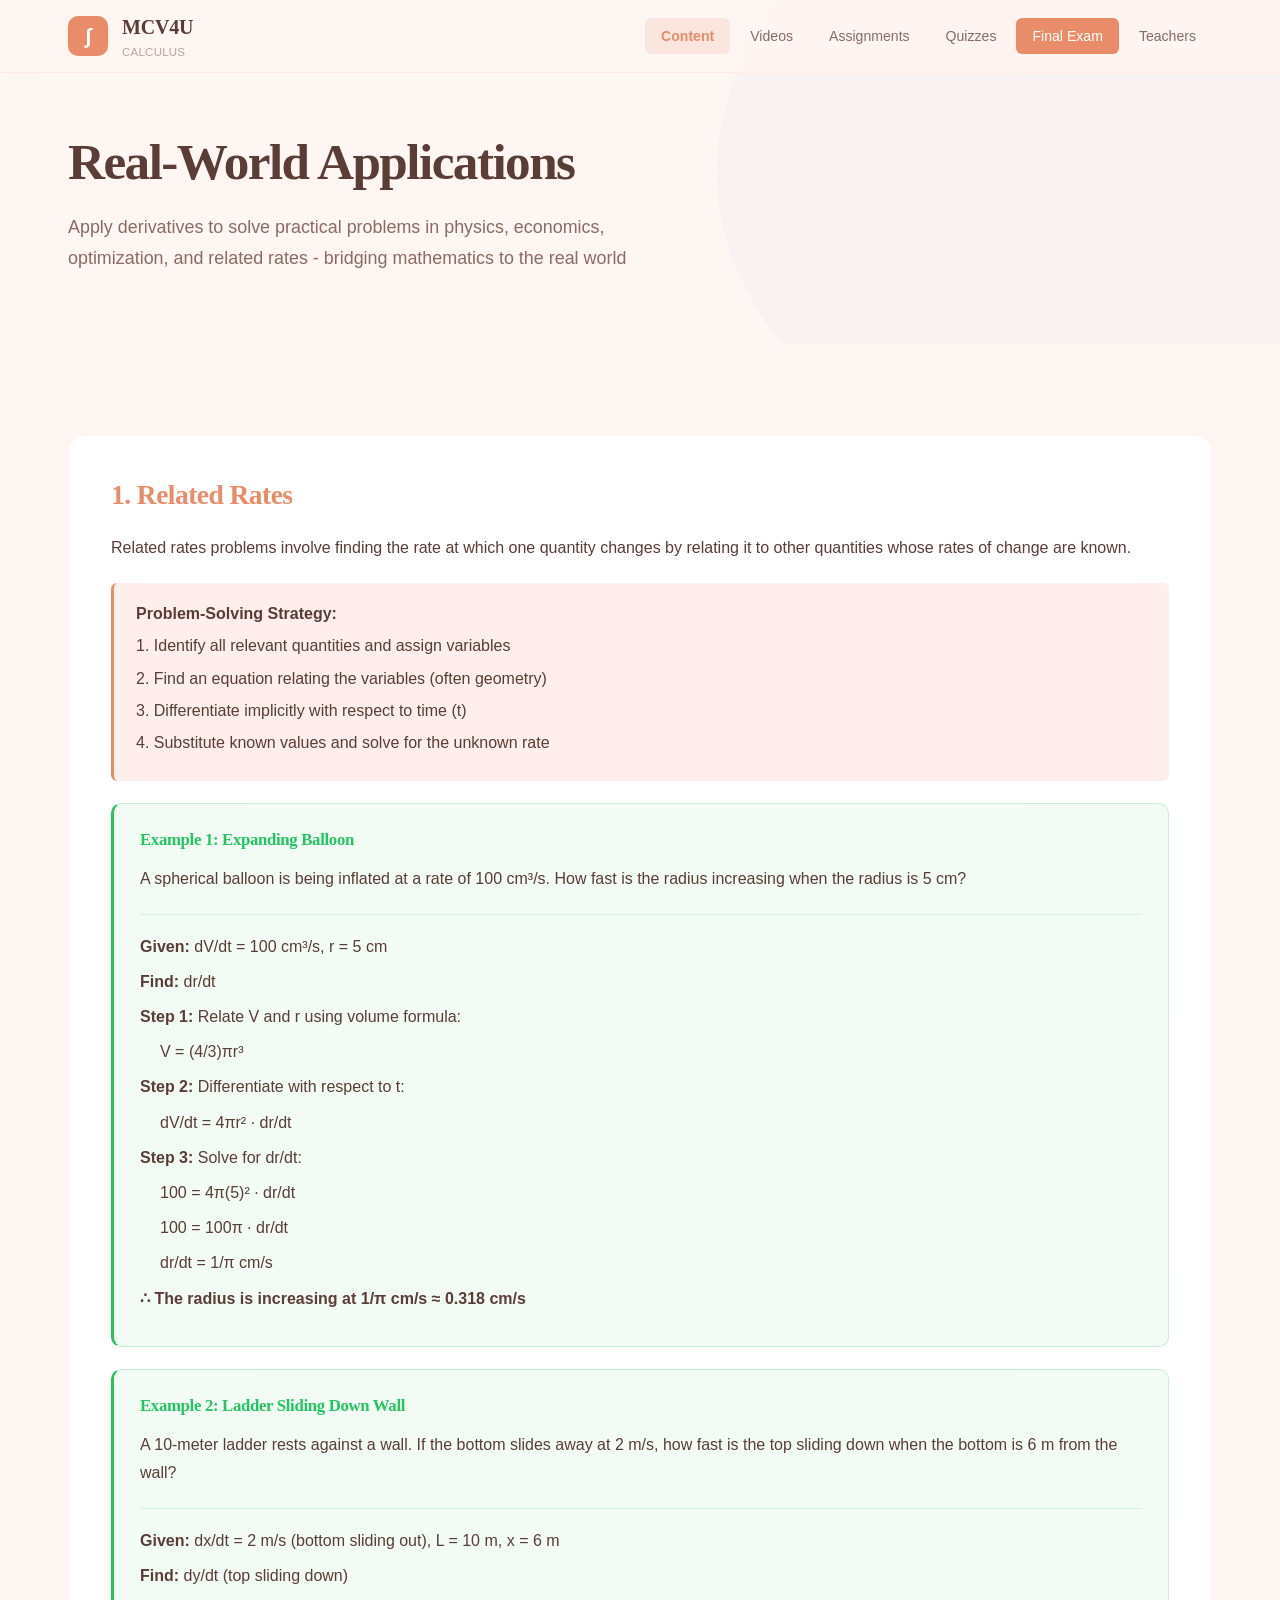
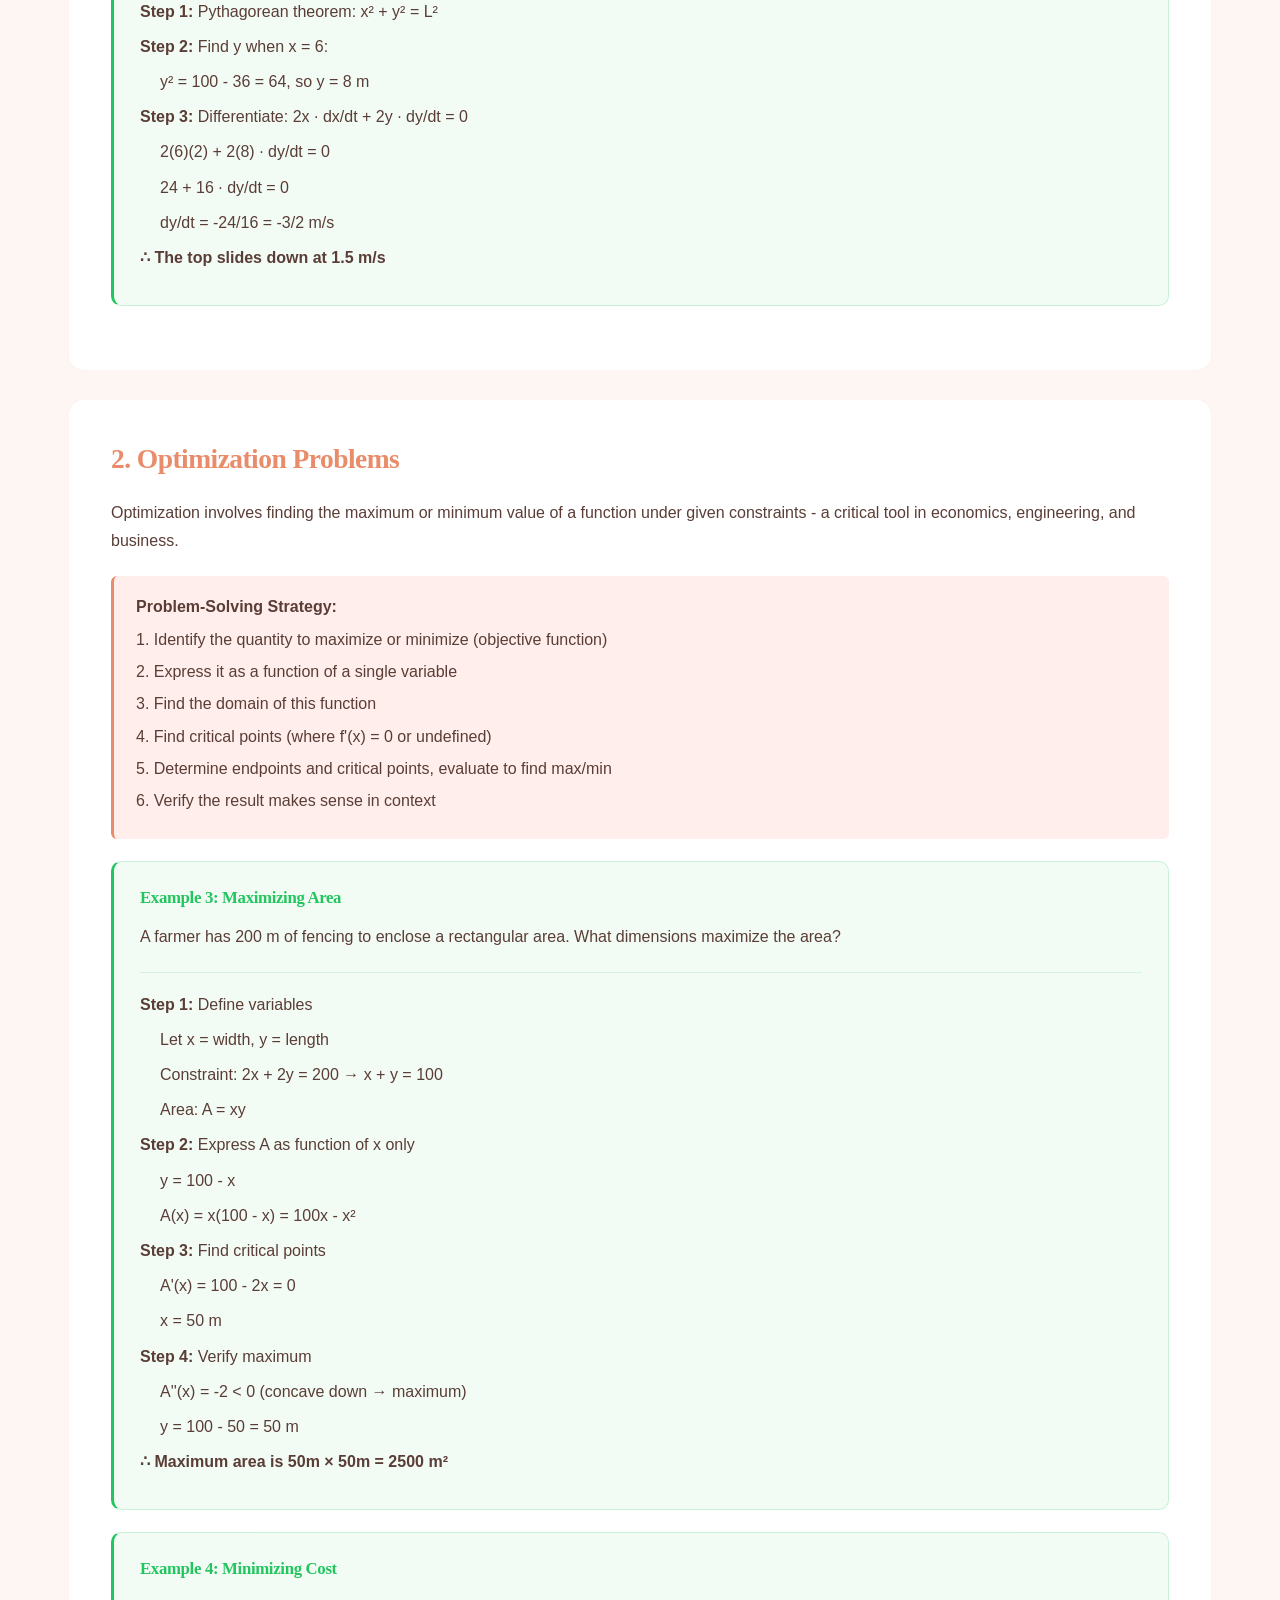
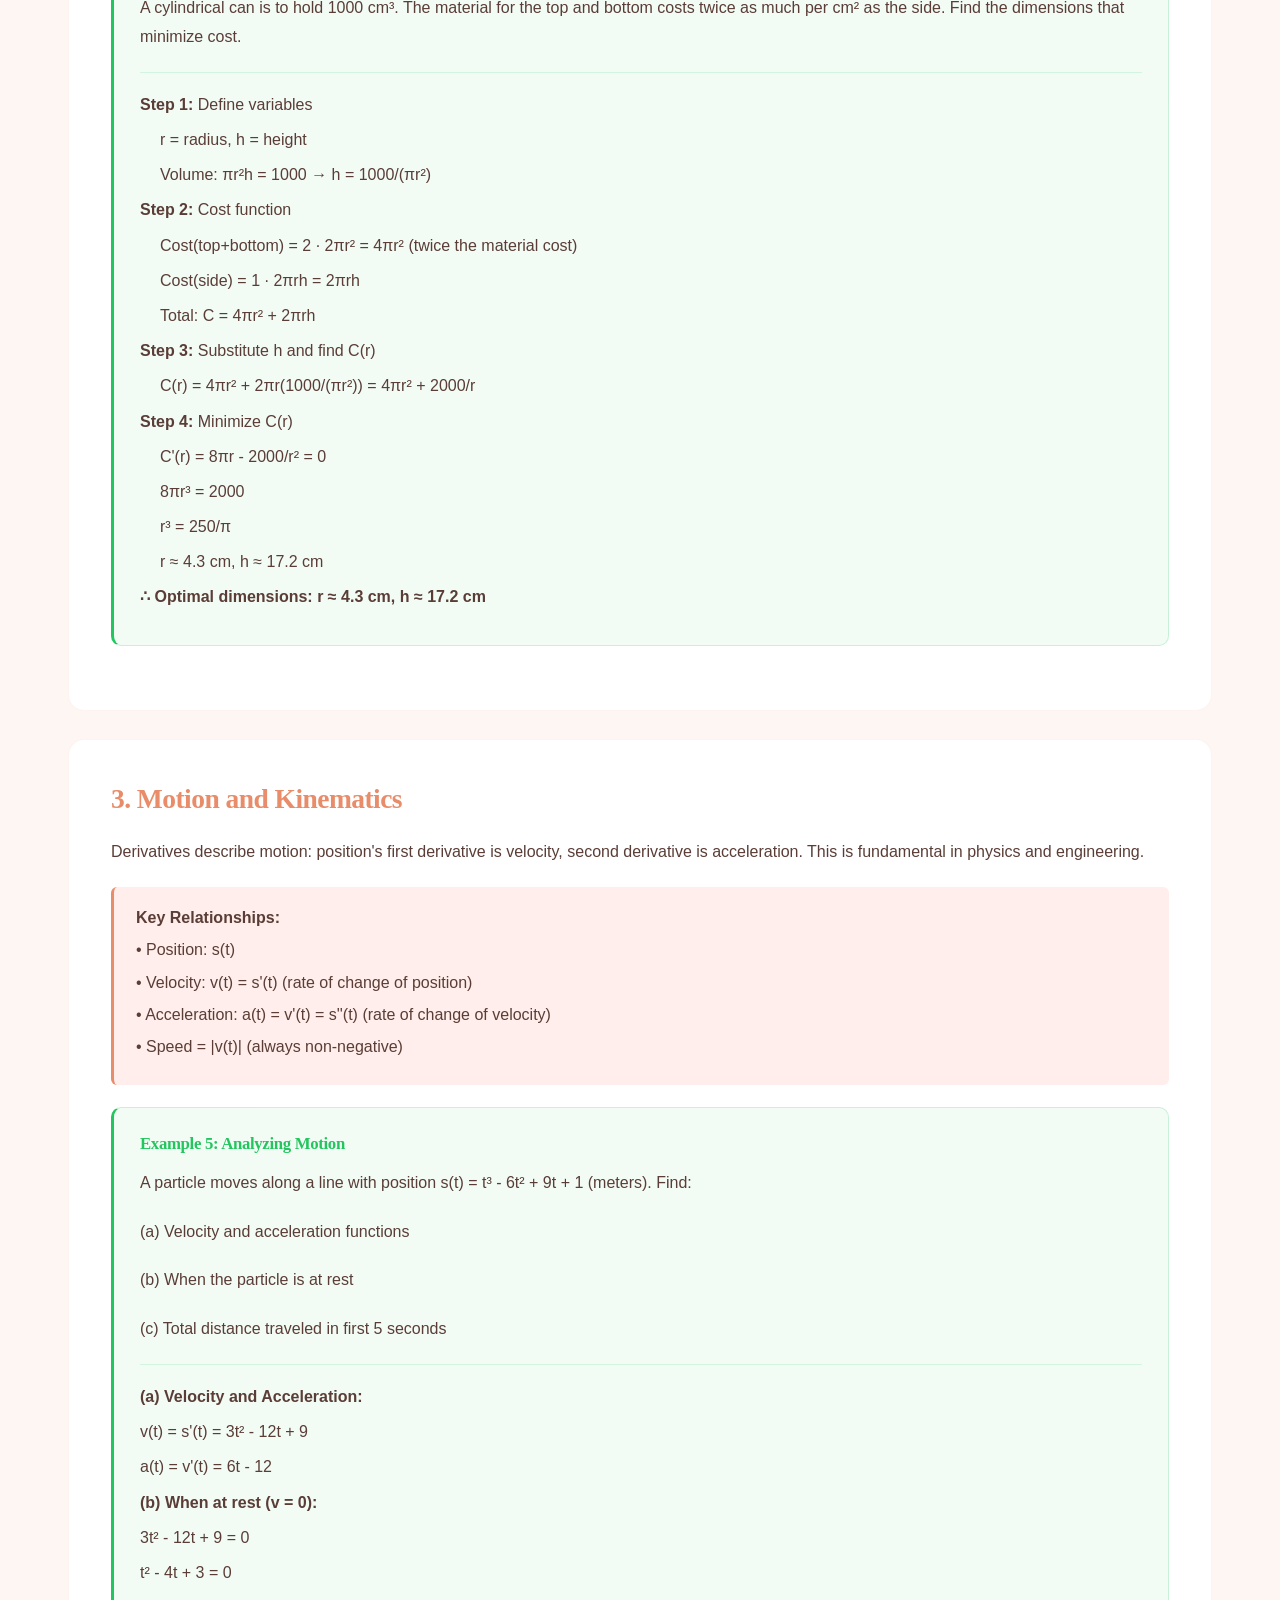
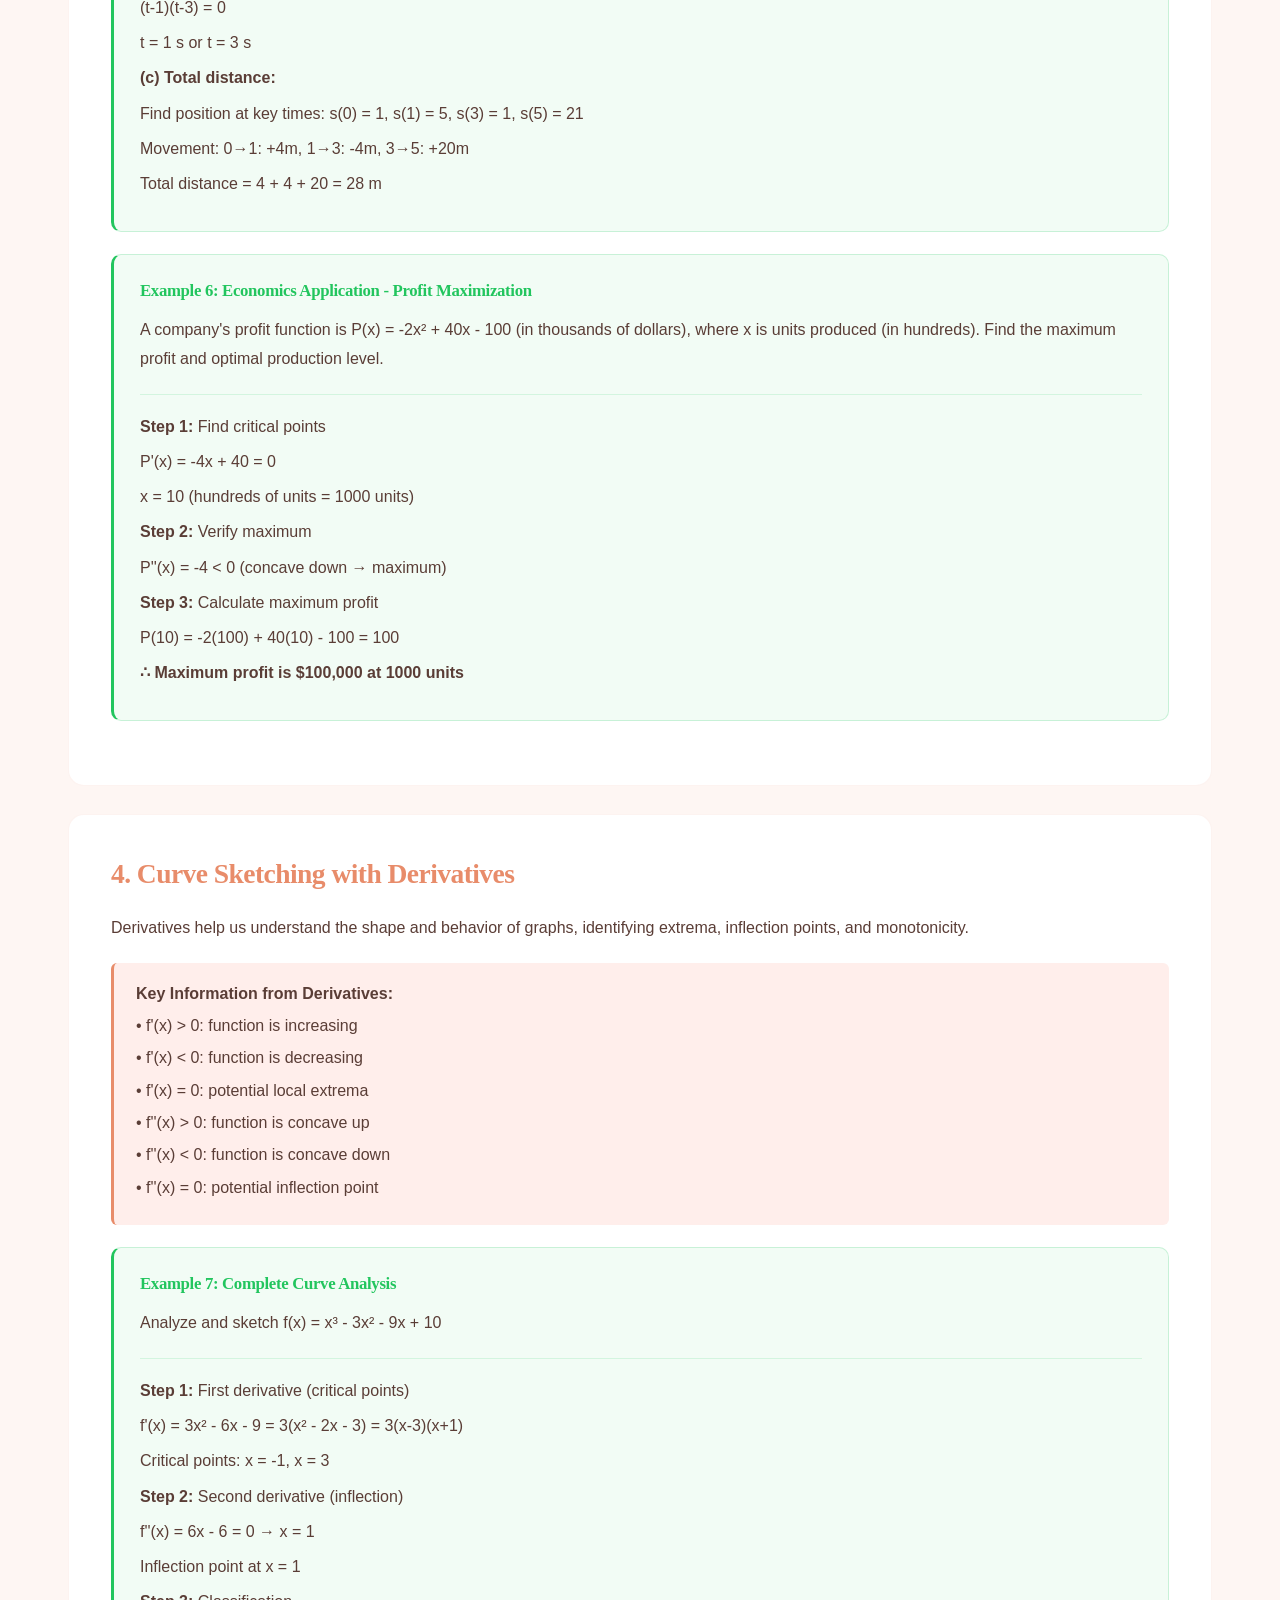
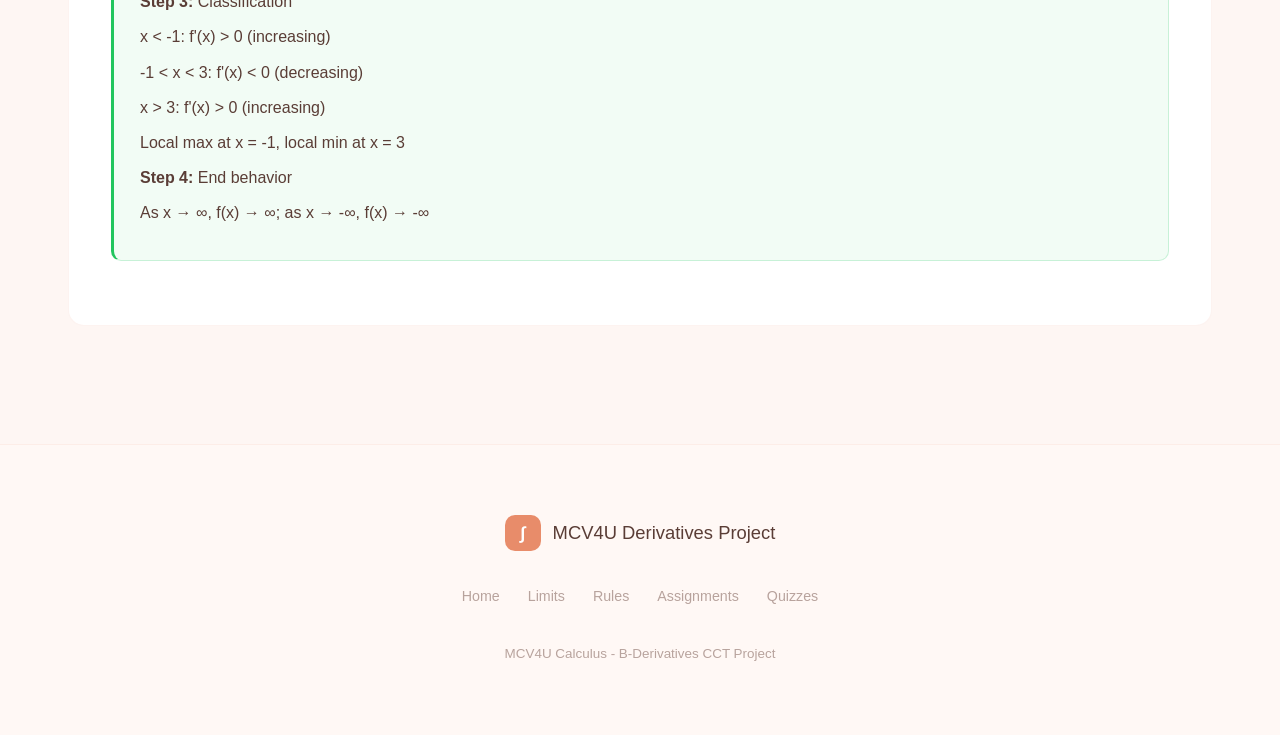
<file: applications.html>
<!DOCTYPE html>
<html lang="en">
<head>
    <meta charset="UTF-8">
    <meta name="viewport" content="width=device-width, initial-scale=1.0">
    <title>Real-World Applications - MCV4U Derivatives</title>
    <link rel="stylesheet" href="css/style.css">
</head>
<body>
    <nav class="navbar">
        <div class="nav-container">
            <a href="index.html" class="logo">
                <span class="logo-icon">∫</span>
                <span class="logo-text">MCV4U <span class="logo-sub">Calculus</span></span>
            </a>
            <button class="mobile-menu-btn">
                <span></span>
                <span></span>
                <span></span>
            </button>
            <ul class="nav-menu" id="navMenu">
                <li class="nav-item dropdown">
                    <a href="#" class="nav-link active">Content</a>
                    <div class="dropdown-content">
                        <a href="limits.html">Limits & Continuity</a>
                        <a href="differentiability.html">Differentiability</a>
                        <a href="rules.html">Derivative Rules</a>
                        <a href="applications.html">Applications</a>
                    </div>
                </li>
                <li class="nav-item"><a href="videos.html" class="nav-link">Videos</a></li>
                <li class="nav-item"><a href="assignments.html" class="nav-link">Assignments</a></li>
                <li class="nav-item"><a href="quizzes.html" class="nav-link">Quizzes</a></li>
                <li class="nav-item"><a href="final-exam.html" class="nav-link highlight">Final Exam</a></li>
                <li class="nav-item"><a href="teachers.html" class="nav-link">Teachers</a></li>
            </ul>
        </div>
    </nav>

    <section class="page-hero">
        <div class="container">
            <h1>Real-World Applications</h1>
            <p>Apply derivatives to solve practical problems in physics, economics, optimization, and related rates - bridging mathematics to the real world</p>
        </div>
    </section>

    <section class="content-section">
        <div class="container">
            <div class="concept-block">
                <h2>1. Related Rates</h2>
                <p>Related rates problems involve finding the rate at which one quantity changes by relating it to other quantities whose rates of change are known.</p>

                <div class="step-box">
                    <p><strong>Problem-Solving Strategy:</strong></p>
                    <p>1. Identify all relevant quantities and assign variables</p>
                    <p>2. Find an equation relating the variables (often geometry)</p>
                    <p>3. Differentiate implicitly with respect to time (t)</p>
                    <p>4. Substitute known values and solve for the unknown rate</p>
                </div>

                <div class="example-box">
                    <h4>Example 1: Expanding Balloon</h4>
                    <p>A spherical balloon is being inflated at a rate of 100 cm³/s. How fast is the radius increasing when the radius is 5 cm?</p>
                    <div class="solution">
                        <p><strong>Given:</strong> dV/dt = 100 cm³/s, r = 5 cm</p>
                        <p><strong>Find:</strong> dr/dt</p>
                        <p><strong>Step 1:</strong> Relate V and r using volume formula:</p>
                        <p style="margin-left: 20px;">V = (4/3)πr³</p>
                        <p><strong>Step 2:</strong> Differentiate with respect to t:</p>
                        <p style="margin-left: 20px;">dV/dt = 4πr² · dr/dt</p>
                        <p><strong>Step 3:</strong> Solve for dr/dt:</p>
                        <p style="margin-left: 20px;">100 = 4π(5)² · dr/dt</p>
                        <p style="margin-left: 20px;">100 = 100π · dr/dt</p>
                        <p style="margin-left: 20px;">dr/dt = 1/π cm/s</p>
                        <p><strong>∴ The radius is increasing at 1/π cm/s ≈ 0.318 cm/s</strong></p>
                    </div>
                </div>

                <div class="example-box">
                    <h4>Example 2: Ladder Sliding Down Wall</h4>
                    <p>A 10-meter ladder rests against a wall. If the bottom slides away at 2 m/s, how fast is the top sliding down when the bottom is 6 m from the wall?</p>
                    <div class="solution">
                        <p><strong>Given:</strong> dx/dt = 2 m/s (bottom sliding out), L = 10 m, x = 6 m</p>
                        <p><strong>Find:</strong> dy/dt (top sliding down)</p>
                        <p><strong>Step 1:</strong> Pythagorean theorem: x² + y² = L²</p>
                        <p><strong>Step 2:</strong> Find y when x = 6:</p>
                        <p style="margin-left: 20px;">y² = 100 - 36 = 64, so y = 8 m</p>
                        <p><strong>Step 3:</strong> Differentiate: 2x · dx/dt + 2y · dy/dt = 0</p>
                        <p style="margin-left: 20px;">2(6)(2) + 2(8) · dy/dt = 0</p>
                        <p style="margin-left: 20px;">24 + 16 · dy/dt = 0</p>
                        <p style="margin-left: 20px;">dy/dt = -24/16 = -3/2 m/s</p>
                        <p><strong>∴ The top slides down at 1.5 m/s</strong></p>
                    </div>
                </div>
            </div>

            <div class="concept-block">
                <h2>2. Optimization Problems</h2>
                <p>Optimization involves finding the maximum or minimum value of a function under given constraints - a critical tool in economics, engineering, and business.</p>

                <div class="step-box">
                    <p><strong>Problem-Solving Strategy:</strong></p>
                    <p>1. Identify the quantity to maximize or minimize (objective function)</p>
                    <p>2. Express it as a function of a single variable</p>
                    <p>3. Find the domain of this function</p>
                    <p>4. Find critical points (where f'(x) = 0 or undefined)</p>
                    <p>5. Determine endpoints and critical points, evaluate to find max/min</p>
                    <p>6. Verify the result makes sense in context</p>
                </div>

                <div class="example-box">
                    <h4>Example 3: Maximizing Area</h4>
                    <p>A farmer has 200 m of fencing to enclose a rectangular area. What dimensions maximize the area?</p>
                    <div class="solution">
                        <p><strong>Step 1:</strong> Define variables</p>
                        <p style="margin-left: 20px;">Let x = width, y = length</p>
                        <p style="margin-left: 20px;">Constraint: 2x + 2y = 200 → x + y = 100</p>
                        <p style="margin-left: 20px;">Area: A = xy</p>
                        <p><strong>Step 2:</strong> Express A as function of x only</p>
                        <p style="margin-left: 20px;">y = 100 - x</p>
                        <p style="margin-left: 20px;">A(x) = x(100 - x) = 100x - x²</p>
                        <p><strong>Step 3:</strong> Find critical points</p>
                        <p style="margin-left: 20px;">A'(x) = 100 - 2x = 0</p>
                        <p style="margin-left: 20px;">x = 50 m</p>
                        <p><strong>Step 4:</strong> Verify maximum</p>
                        <p style="margin-left: 20px;">A''(x) = -2 < 0 (concave down → maximum)</p>
                        <p style="margin-left: 20px;">y = 100 - 50 = 50 m</p>
                        <p><strong>∴ Maximum area is 50m × 50m = 2500 m²</strong></p>
                    </div>
                </div>

                <div class="example-box">
                    <h4>Example 4: Minimizing Cost</h4>
                    <p>A cylindrical can is to hold 1000 cm³. The material for the top and bottom costs twice as much per cm² as the side. Find the dimensions that minimize cost.</p>
                    <div class="solution">
                        <p><strong>Step 1:</strong> Define variables</p>
                        <p style="margin-left: 20px;">r = radius, h = height</p>
                        <p style="margin-left: 20px;">Volume: πr²h = 1000 → h = 1000/(πr²)</p>
                        <p><strong>Step 2:</strong> Cost function</p>
                        <p style="margin-left: 20px;">Cost(top+bottom) = 2 · 2πr² = 4πr² (twice the material cost)</p>
                        <p style="margin-left: 20px;">Cost(side) = 1 · 2πrh = 2πrh</p>
                        <p style="margin-left: 20px;">Total: C = 4πr² + 2πrh</p>
                        <p><strong>Step 3:</strong> Substitute h and find C(r)</p>
                        <p style="margin-left: 20px;">C(r) = 4πr² + 2πr(1000/(πr²)) = 4πr² + 2000/r</p>
                        <p><strong>Step 4:</strong> Minimize C(r)</p>
                        <p style="margin-left: 20px;">C'(r) = 8πr - 2000/r² = 0</p>
                        <p style="margin-left: 20px;">8πr³ = 2000</p>
                        <p style="margin-left: 20px;">r³ = 250/π</p>
                        <p style="margin-left: 20px;">r ≈ 4.3 cm, h ≈ 17.2 cm</p>
                        <p><strong>∴ Optimal dimensions: r ≈ 4.3 cm, h ≈ 17.2 cm</strong></p>
                    </div>
                </div>
            </div>

            <div class="concept-block">
                <h2>3. Motion and Kinematics</h2>
                <p>Derivatives describe motion: position's first derivative is velocity, second derivative is acceleration. This is fundamental in physics and engineering.</p>

                <div class="step-box">
                    <p><strong>Key Relationships:</strong></p>
                    <p>• Position: s(t)</p>
                    <p>• Velocity: v(t) = s'(t) (rate of change of position)</p>
                    <p>• Acceleration: a(t) = v'(t) = s''(t) (rate of change of velocity)</p>
                    <p>• Speed = |v(t)| (always non-negative)</p>
                </div>

                <div class="example-box">
                    <h4>Example 5: Analyzing Motion</h4>
                    <p>A particle moves along a line with position s(t) = t³ - 6t² + 9t + 1 (meters). Find:</p>
                    <p>(a) Velocity and acceleration functions</p>
                    <p>(b) When the particle is at rest</p>
                    <p>(c) Total distance traveled in first 5 seconds</p>
                    <div class="solution">
                        <p><strong>(a) Velocity and Acceleration:</strong></p>
                        <p>v(t) = s'(t) = 3t² - 12t + 9</p>
                        <p>a(t) = v'(t) = 6t - 12</p>
                        <p><strong>(b) When at rest (v = 0):</strong></p>
                        <p>3t² - 12t + 9 = 0</p>
                        <p>t² - 4t + 3 = 0</p>
                        <p>(t-1)(t-3) = 0</p>
                        <p>t = 1 s or t = 3 s</p>
                        <p><strong>(c) Total distance:</strong></p>
                        <p>Find position at key times: s(0) = 1, s(1) = 5, s(3) = 1, s(5) = 21</p>
                        <p>Movement: 0→1: +4m, 1→3: -4m, 3→5: +20m</p>
                        <p>Total distance = 4 + 4 + 20 = 28 m</p>
                    </div>
                </div>

                <div class="example-box">
                    <h4>Example 6: Economics Application - Profit Maximization</h4>
                    <p>A company's profit function is P(x) = -2x² + 40x - 100 (in thousands of dollars), where x is units produced (in hundreds). Find the maximum profit and optimal production level.</p>
                    <div class="solution">
                        <p><strong>Step 1:</strong> Find critical points</p>
                        <p>P'(x) = -4x + 40 = 0</p>
                        <p>x = 10 (hundreds of units = 1000 units)</p>
                        <p><strong>Step 2:</strong> Verify maximum</p>
                        <p>P''(x) = -4 < 0 (concave down → maximum)</p>
                        <p><strong>Step 3:</strong> Calculate maximum profit</p>
                        <p>P(10) = -2(100) + 40(10) - 100 = 100</p>
                        <p><strong>∴ Maximum profit is $100,000 at 1000 units</strong></p>
                    </div>
                </div>
            </div>

            <div class="concept-block">
                <h2>4. Curve Sketching with Derivatives</h2>
                <p>Derivatives help us understand the shape and behavior of graphs, identifying extrema, inflection points, and monotonicity.</p>

                <div class="step-box">
                    <p><strong>Key Information from Derivatives:</strong></p>
                    <p>• f'(x) > 0: function is increasing</p>
                    <p>• f'(x) < 0: function is decreasing</p>
                    <p>• f'(x) = 0: potential local extrema</p>
                    <p>• f''(x) > 0: function is concave up</p>
                    <p>• f''(x) < 0: function is concave down</p>
                    <p>• f''(x) = 0: potential inflection point</p>
                </div>

                <div class="example-box">
                    <h4>Example 7: Complete Curve Analysis</h4>
                    <p>Analyze and sketch f(x) = x³ - 3x² - 9x + 10</p>
                    <div class="solution">
                        <p><strong>Step 1:</strong> First derivative (critical points)</p>
                        <p>f'(x) = 3x² - 6x - 9 = 3(x² - 2x - 3) = 3(x-3)(x+1)</p>
                        <p>Critical points: x = -1, x = 3</p>
                        <p><strong>Step 2:</strong> Second derivative (inflection)</p>
                        <p>f''(x) = 6x - 6 = 0 → x = 1</p>
                        <p>Inflection point at x = 1</p>
                        <p><strong>Step 3:</strong> Classification</p>
                        <p>x < -1: f'(x) > 0 (increasing)</p>
                        <p>-1 < x < 3: f'(x) < 0 (decreasing)</p>
                        <p>x > 3: f'(x) > 0 (increasing)</p>
                        <p>Local max at x = -1, local min at x = 3</p>
                        <p><strong>Step 4:</strong> End behavior</p>
                        <p>As x → ∞, f(x) → ∞; as x → -∞, f(x) → -∞</p>
                    </div>
                </div>
            </div>
        </div>
    </section>

    <footer class="footer">
        <div class="container">
            <div class="footer-content">
                <div class="footer-brand">
                    <span class="logo-icon">∫</span>
                    <span>MCV4U Derivatives Project</span>
                </div>
                <div class="footer-links">
                    <a href="index.html">Home</a>
                    <a href="limits.html">Limits</a>
                    <a href="rules.html">Rules</a>
                    <a href="assignments.html">Assignments</a>
                    <a href="quizzes.html">Quizzes</a>
                </div>
                <div class="footer-bottom">
                    <p>MCV4U Calculus - B-Derivatives CCT Project</p>
                </div>
            </div>
        </div>
    </footer>

    <script src="js/main.js"></script>
</body>
</html>
</file>
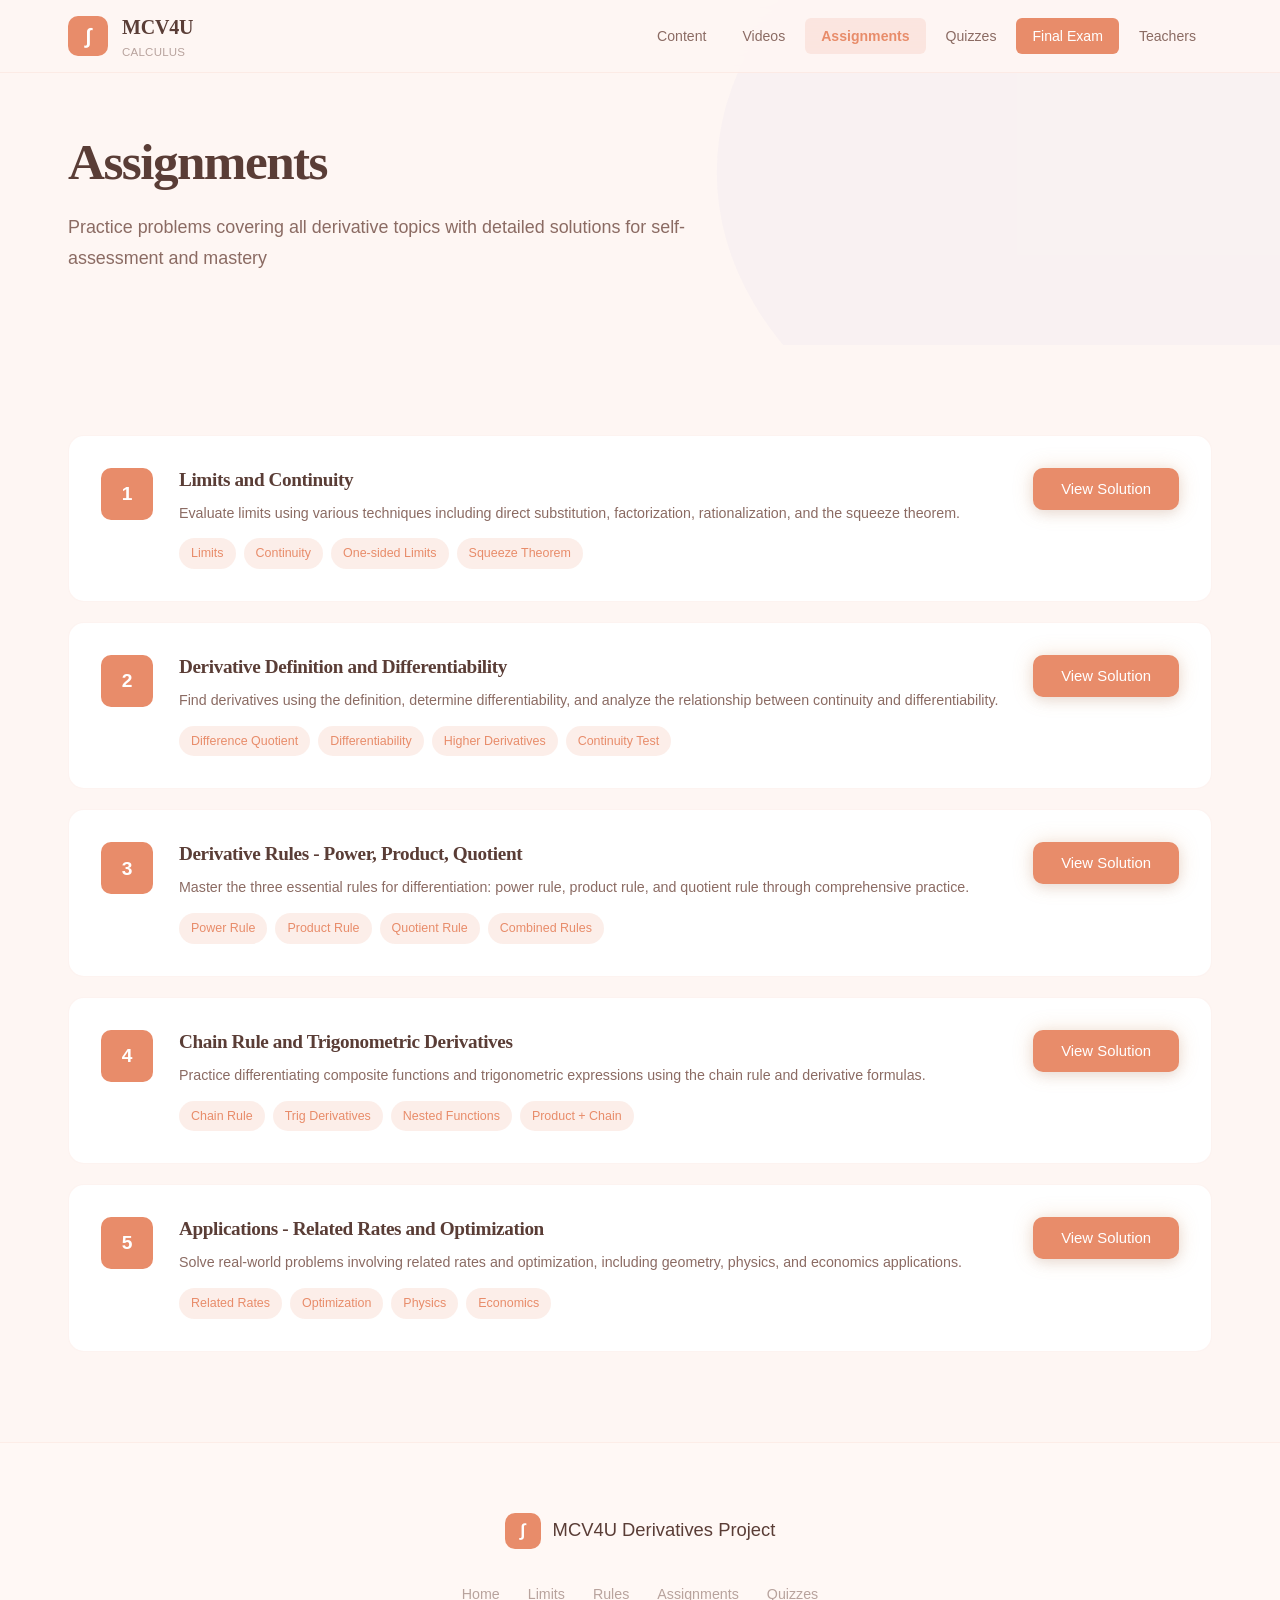
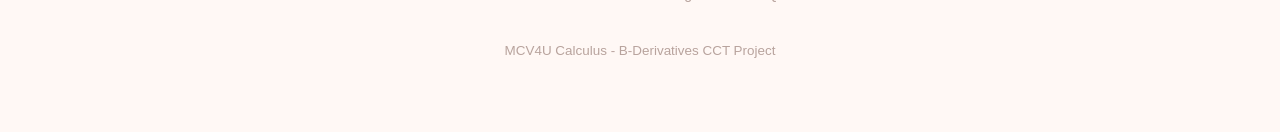
<file: assignments.html>
<!DOCTYPE html>
<html lang="en">
<head>
    <meta charset="UTF-8">
    <meta name="viewport" content="width=device-width, initial-scale=1.0">
    <title>Assignments - MCV4U Derivatives</title>
    <link rel="stylesheet" href="css/style.css">
</head>
<body>
    <nav class="navbar">
        <div class="nav-container">
            <a href="index.html" class="logo">
                <span class="logo-icon">∫</span>
                <span class="logo-text">MCV4U <span class="logo-sub">Calculus</span></span>
            </a>
            <button class="mobile-menu-btn">
                <span></span>
                <span></span>
                <span></span>
            </button>
            <ul class="nav-menu" id="navMenu">
                <li class="nav-item dropdown">
                    <a href="#" class="nav-link">Content</a>
                    <div class="dropdown-content">
                        <a href="limits.html">Limits & Continuity</a>
                        <a href="differentiability.html">Differentiability</a>
                        <a href="rules.html">Derivative Rules</a>
                        <a href="applications.html">Applications</a>
                    </div>
                </li>
                <li class="nav-item"><a href="videos.html" class="nav-link">Videos</a></li>
                <li class="nav-item"><a href="assignments.html" class="nav-link active">Assignments</a></li>
                <li class="nav-item"><a href="quizzes.html" class="nav-link">Quizzes</a></li>
                <li class="nav-item"><a href="final-exam.html" class="nav-link highlight">Final Exam</a></li>
                <li class="nav-item"><a href="teachers.html" class="nav-link">Teachers</a></li>
            </ul>
        </div>
    </nav>

    <section class="page-hero">
        <div class="container">
            <h1>Assignments</h1>
            <p>Practice problems covering all derivative topics with detailed solutions for self-assessment and mastery</p>
        </div>
    </section>

    <section class="content-section">
        <div class="container">
            <div class="assignment-list">
                <div class="assignment-card" id="assignment1">
                    <div class="assignment-number">1</div>
                    <div class="assignment-content">
                        <h3>Limits and Continuity</h3>
                        <p>Evaluate limits using various techniques including direct substitution, factorization, rationalization, and the squeeze theorem.</p>
                        <div class="assignment-topics">
                            <span>Limits</span>
                            <span>Continuity</span>
                            <span>One-sided Limits</span>
                            <span>Squeeze Theorem</span>
                        </div>
                    </div>
                    <button class="btn btn-primary" onclick="toggleSolution('sol1')">View Solution</button>
                </div>
                <div class="solution-box" id="sol1" style="display:none;  ">Assignment 1 Solutions</h4>
                    <p><strong>Question 1:</strong> Evaluate lim (x→2) (x² - 4)/(x - 2)</p>
                    <div class="solution">
                        <p>Factor: (x² - 4)/(x - 2) = (x+2)(x-2)/(x-2) = x + 2 (for x ≠ 2)</p>
                        <p>lim (x→2) (x + 2) = 4</p>
                        <p><strong>Answer: 4</strong></p>
                    </div>
                    <div class="solution" style="margin-top: 20px;">
                        <p><strong>Question 2:</strong> Evaluate lim (x→0) sin(3x)/x</p>
                        <p>Using the known limit lim (x→0) sin(x)/x = 1:</p>
                        <p>lim (x→0) sin(3x)/x = lim (x→0) [sin(3x)/(3x)] × 3 = 1 × 3 = 3</p>
                        <p><strong>Answer: 3</strong></p>
                    </div>
                    <div class="solution" style="margin-top: 20px;">
                        <p><strong>Question 3:</strong> Determine if f(x) = {x² if x < 1; 2x - 1 if x ≥ 1} is continuous at x = 1</p>
                        <p>f(1) = 2(1) - 1 = 1</p>
                        <p>lim (x→1⁻) x² = 1, lim (x→1⁺) (2x - 1) = 1</p>
                        <p>Since all three conditions are met, f is continuous at x = 1</p>
                        <p><strong>Answer: Continuous</strong></p>
                    </div>
                </div>

                <div class="assignment-card" id="assignment2">
                    <div class="assignment-number">2</div>
                    <div class="assignment-content">
                        <h3>Derivative Definition and Differentiability</h3>
                        <p>Find derivatives using the definition, determine differentiability, and analyze the relationship between continuity and differentiability.</p>
                        <div class="assignment-topics">
                            <span>Difference Quotient</span>
                            <span>Differentiability</span>
                            <span>Higher Derivatives</span>
                            <span>Continuity Test</span>
                        </div>
                    </div>
                    <button class="btn btn-primary" onclick="toggleSolution('sol2')">View Solution</button>
                </div>
                <div class="solution-box" id="sol2" style="display:none;  ">Assignment 2 Solutions</h4>
                    <p><strong>Question 1:</strong> Find f'(x) if f(x) = 3x² + 2x - 5 using the definition</p>
                    <div class="solution">
                        <p>f'(x) = lim (h→0) [f(x+h) - f(x)]/h</p>
                        <p>= lim (h→0) [3(x+h)² + 2(x+h) - 5 - (3x² + 2x - 5)]/h</p>
                        <p>= lim (h→0) [3x² + 6xh + 3h² + 2x + 2h - 5 - 3x² - 2x + 5]/h</p>
                        <p>= lim (h→0) [6xh + 3h² + 2h]/h = lim (h→0) (6x + 3h + 2) = 6x + 2</p>
                        <p><strong>Answer: f'(x) = 6x + 2</strong></p>
                    </div>
                    <div class="solution" style="margin-top: 20px;">
                        <p><strong>Question 2:</strong> Find the second derivative of f(x) = x⁴ - 3x²</p>
                        <p>f'(x) = 4x³ - 6x</p>
                        <p>f''(x) = 12x² - 6</p>
                        <p><strong>Answer: f''(x) = 12x² - 6</strong></p>
                    </div>
                </div>

                <div class="assignment-card" id="assignment3">
                    <div class="assignment-number">3</div>
                    <div class="assignment-content">
                        <h3>Derivative Rules - Power, Product, Quotient</h3>
                        <p>Master the three essential rules for differentiation: power rule, product rule, and quotient rule through comprehensive practice.</p>
                        <div class="assignment-topics">
                            <span>Power Rule</span>
                            <span>Product Rule</span>
                            <span>Quotient Rule</span>
                            <span>Combined Rules</span>
                        </div>
                    </div>
                    <button class="btn btn-primary" onclick="toggleSolution('sol3')">View Solution</button>
                </div>
                <div class="solution-box" id="sol3" style="display:none;  ">Assignment 3 Solutions</h4>
                    <p><strong>Question 1:</strong> Differentiate f(x) = (2x³ + 1)(x² - 3x)</p>
                    <div class="solution">
                        <p>Using product rule: f'(x) = (2x³ + 1)'(x² - 3x) + (2x³ + 1)(x² - 3x)'</p>
                        <p>= (6x²)(x² - 3x) + (2x³ + 1)(2x - 3)</p>
                        <p>= 6x⁴ - 18x³ + 4x⁴ - 6x³ + 2x - 3</p>
                        <p>= 10x⁴ - 24x³ + 2x - 3</p>
                        <p><strong>Answer: 10x⁴ - 24x³ + 2x - 3</strong></p>
                    </div>
                    <div class="solution" style="margin-top: 20px;">
                        <p><strong>Question 2:</strong> Differentiate f(x) = (x² + 4)/(3x - 1)</p>
                        <p>Using quotient rule: f'(x) = [(2x)(3x-1) - (x²+4)(3)]/(3x-1)²</p>
                        <p>= [6x² - 2x - 3x² - 12]/(3x-1)²</p>
                        <p>= [3x² - 2x - 12]/(3x-1)²</p>
                        <p><strong>Answer: (3x² - 2x - 12)/(3x-1)²</strong></p>
                    </div>
                </div>

                <div class="assignment-card" id="assignment4">
                    <div class="assignment-number">4</div>
                    <div class="assignment-content">
                        <h3>Chain Rule and Trigonometric Derivatives</h3>
                        <p>Practice differentiating composite functions and trigonometric expressions using the chain rule and derivative formulas.</p>
                        <div class="assignment-topics">
                            <span>Chain Rule</span>
                            <span>Trig Derivatives</span>
                            <span>Nested Functions</span>
                            <span>Product + Chain</span>
                        </div>
                    </div>
                    <button class="btn btn-primary" onclick="toggleSolution('sol4')">View Solution</button>
                </div>
                <div class="solution-box" id="sol4" style="display:none;  ">Assignment 4 Solutions</h4>
                    <p><strong>Question 1:</strong> Find the derivative of f(x) = sin(5x² + 2x)</p>
                    <div class="solution">
                        <p>Using chain rule: f'(x) = cos(5x² + 2x) × d/dx(5x² + 2x)</p>
                        <p>= cos(5x² + 2x) × (10x + 2)</p>
                        <p><strong>Answer: (10x + 2)cos(5x² + 2x)</strong></p>
                    </div>
                    <div class="solution" style="margin-top: 20px;">
                        <p><strong>Question 2:</strong> Differentiate f(x) = (tan(x))⁴</p>
                        <p>Using chain rule: f'(x) = 4(tan(x))³ × sec²(x)</p>
                        <p><strong>Answer: 4tan³(x)sec²(x)</strong></p>
                    </div>
                </div>

                <div class="assignment-card" id="assignment5">
                    <div class="assignment-number">5</div>
                    <div class="assignment-content">
                        <h3>Applications - Related Rates and Optimization</h3>
                        <p>Solve real-world problems involving related rates and optimization, including geometry, physics, and economics applications.</p>
                        <div class="assignment-topics">
                            <span>Related Rates</span>
                            <span>Optimization</span>
                            <span>Physics</span>
                            <span>Economics</span>
                        </div>
                    </div>
                    <button class="btn btn-primary" onclick="toggleSolution('sol5')">View Solution</button>
                </div>
                <div class="solution-box" id="sol5" style="display:none;  ">Assignment 5 Solutions</h4>
                    <p><strong>Question 1 (Related Rates):</strong> A ladder 13m long leans against a wall. If the bottom slides away at 5 m/s, how fast is the top sliding down when the bottom is 5m from the wall?</p>
                    <div class="solution">
                        <p>x² + y² = 169 (Pythagorean theorem)</p>
                        <p>When x = 5: y = √(169-25) = √144 = 12m</p>
                        <p>Differentiate: 2x(dx/dt) + 2y(dy/dt) = 0</p>
                        <p>2(5)(5) + 2(12)(dy/dt) = 0</p>
                        <p>50 + 24(dy/dt) = 0</p>
                        <p>dy/dt = -50/24 = -25/12 m/s</p>
                        <p><strong>Answer: -25/12 m/s (≈ -2.08 m/s)</strong></p>
                    </div>
                    <div class="solution" style="margin-top: 20px;">
                        <p><strong>Question 2 (Optimization):</strong> Find the maximum area of a rectangle with perimeter 40cm.</p>
                        <p>2x + 2y = 40 → x + y = 20 → y = 20 - x</p>
                        <p>A = xy = x(20-x) = 20x - x²</p>
                        <p>A'(x) = 20 - 2x = 0 → x = 10cm</p>
                        <p>y = 20 - 10 = 10cm</p>
                        <p>Maximum area = 10 × 10 = 100 cm²</p>
                        <p><strong>Answer: 100 cm² (when rectangle is a square)</strong></p>
                    </div>
                </div>
            </div>
        </div>
    </section>

    <footer class="footer">
        <div class="container">
            <div class="footer-content">
                <div class="footer-brand">
                    <span class="logo-icon">∫</span>
                    <span>MCV4U Derivatives Project</span>
                </div>
                <div class="footer-links">
                    <a href="index.html">Home</a>
                    <a href="limits.html">Limits</a>
                    <a href="rules.html">Rules</a>
                    <a href="assignments.html">Assignments</a>
                    <a href="quizzes.html">Quizzes</a>
                </div>
                <div class="footer-bottom">
                    <p>MCV4U Calculus - B-Derivatives CCT Project</p>
                </div>
            </div>
        </div>
    </footer>

    <script src="js/main.js"></script>
    <script>
        function toggleSolution(id) {
            const sol = document.getElementById(id);
            sol.style.display = sol.style.display === 'none' ? 'block' : 'none';
        }
    </script>
</body>
</html>
</file>
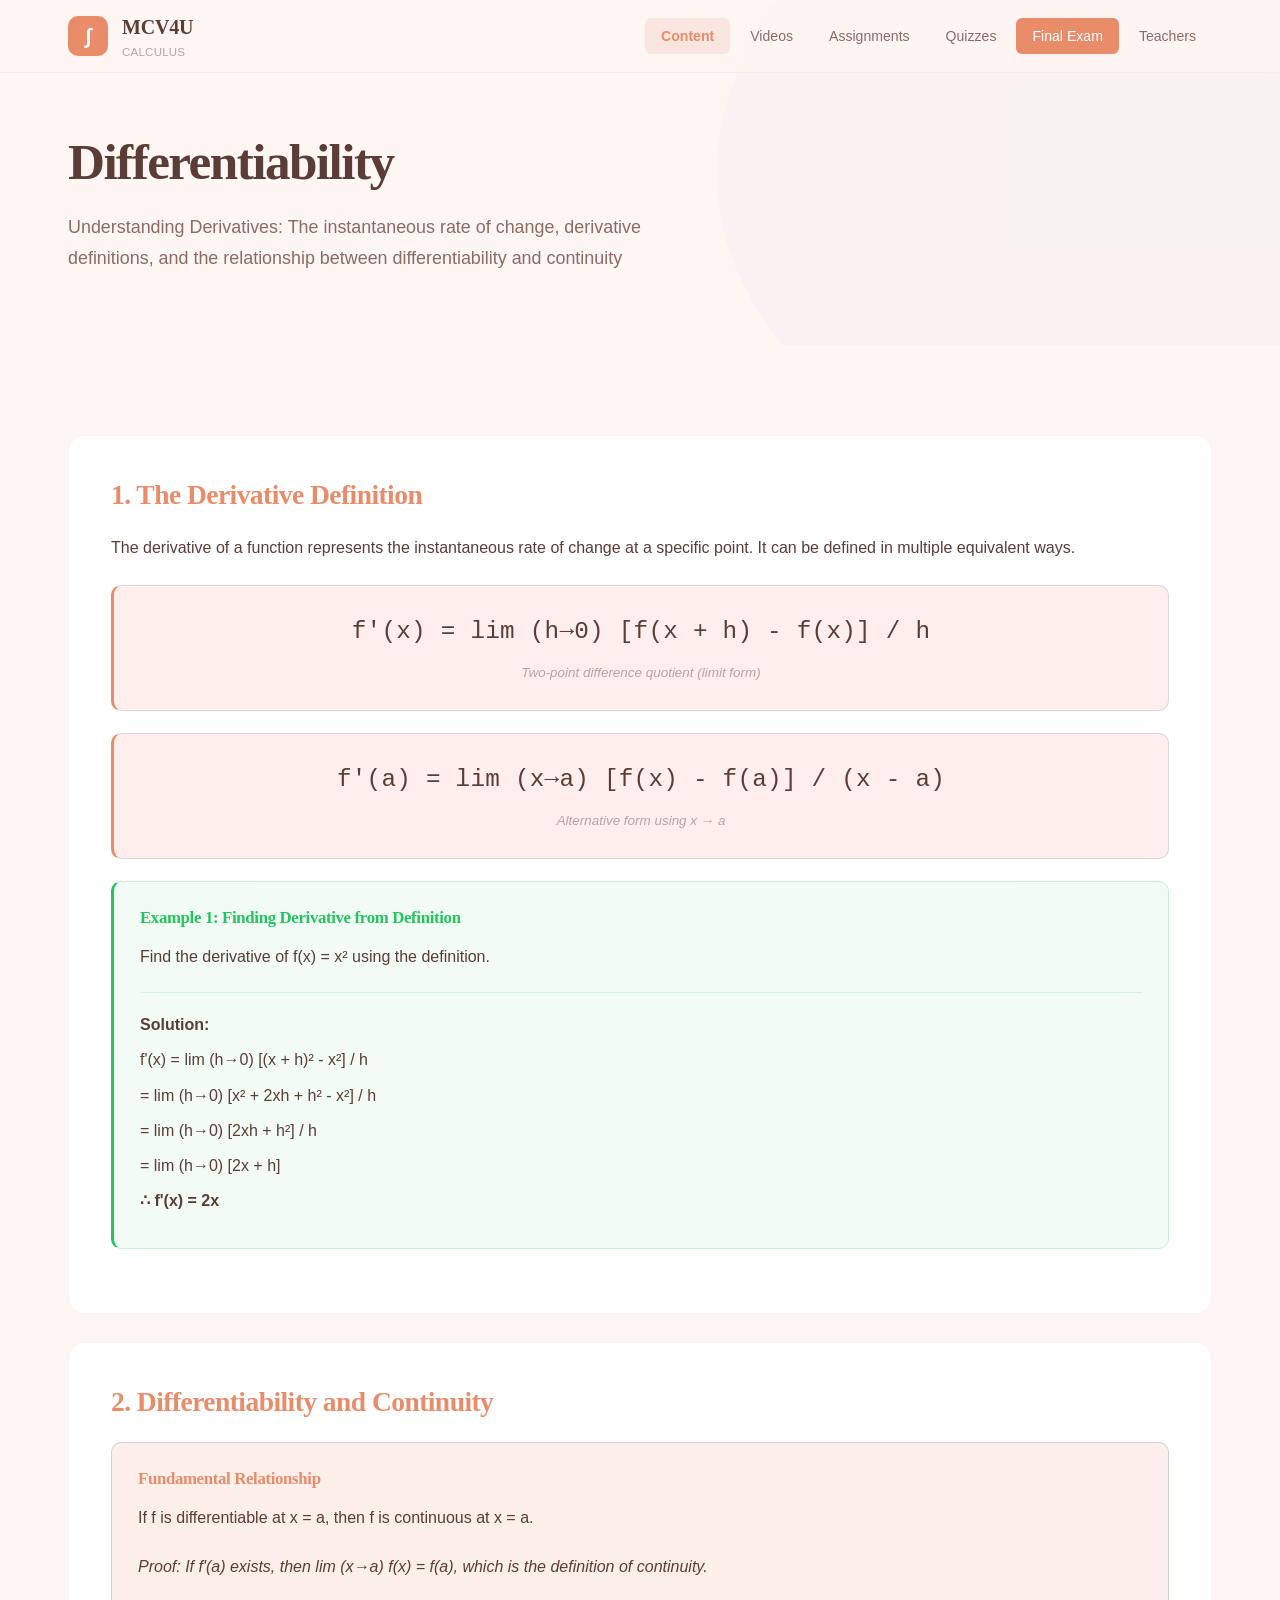
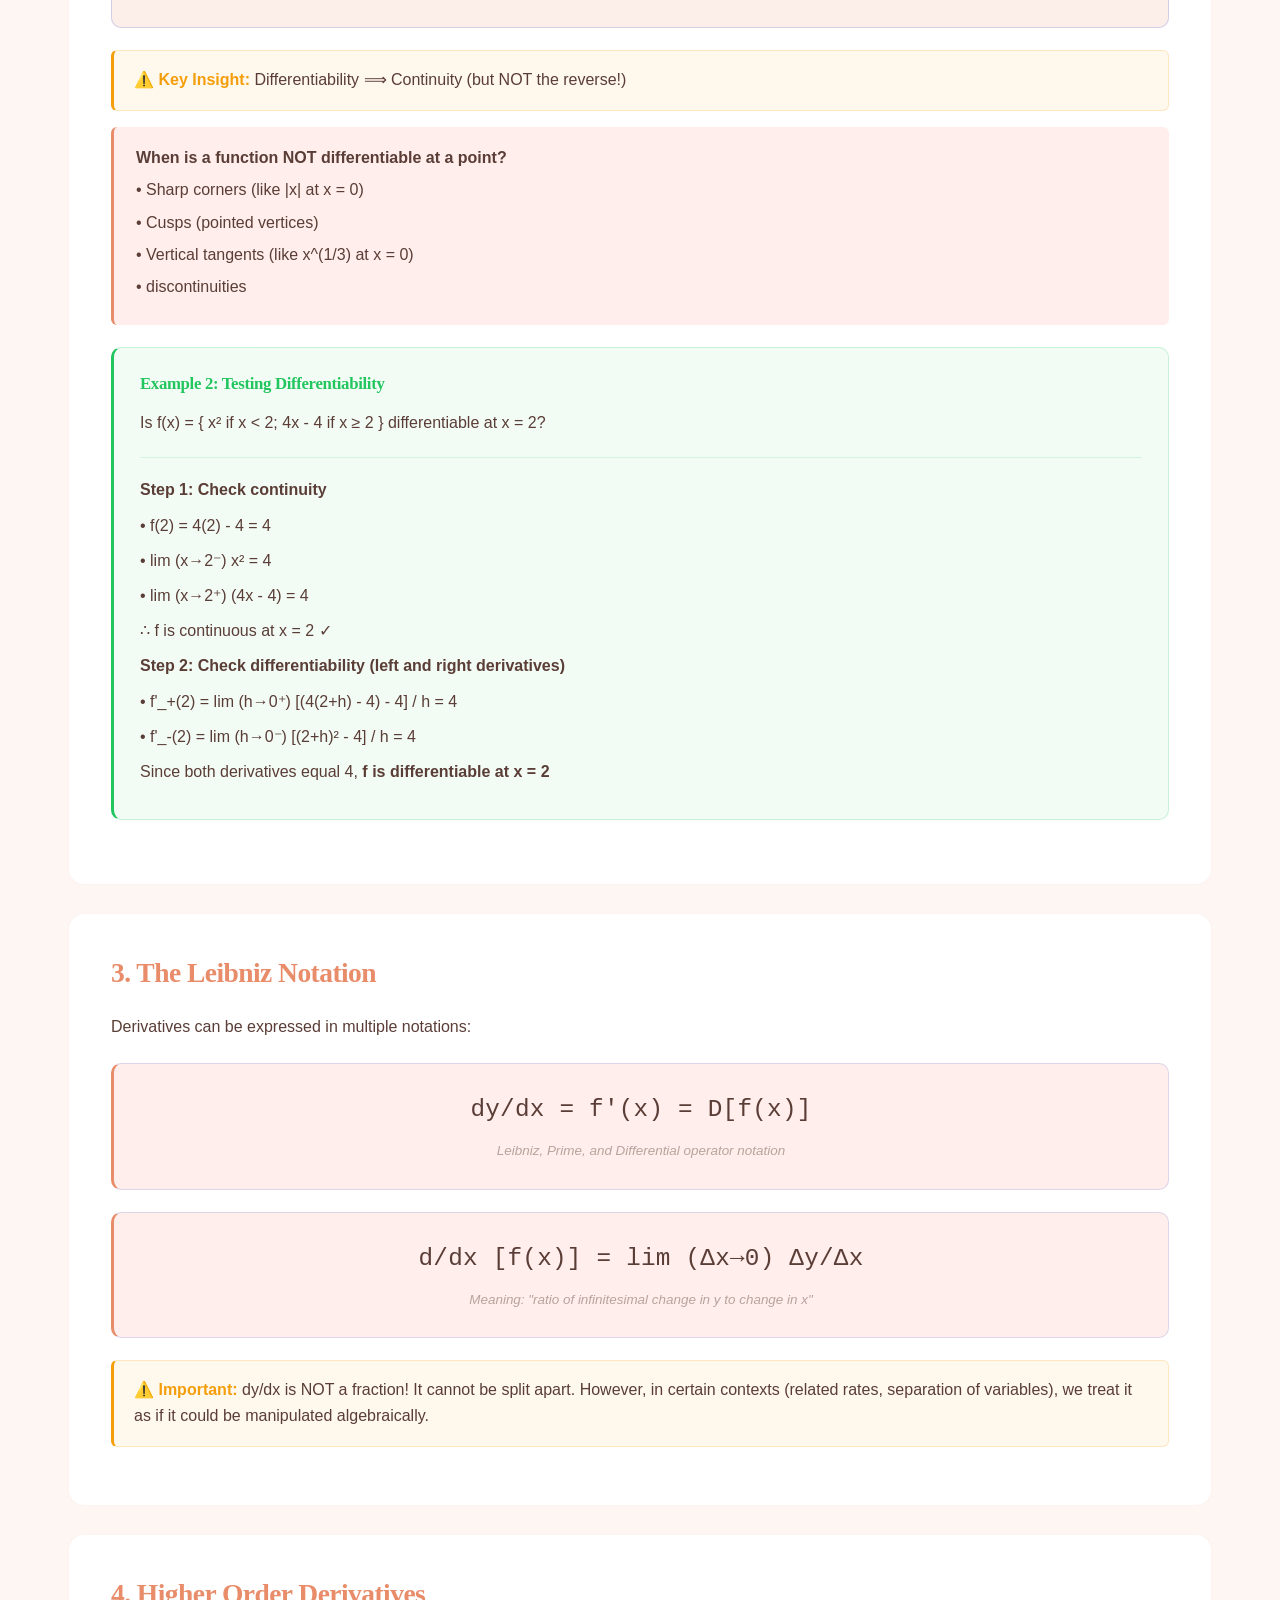
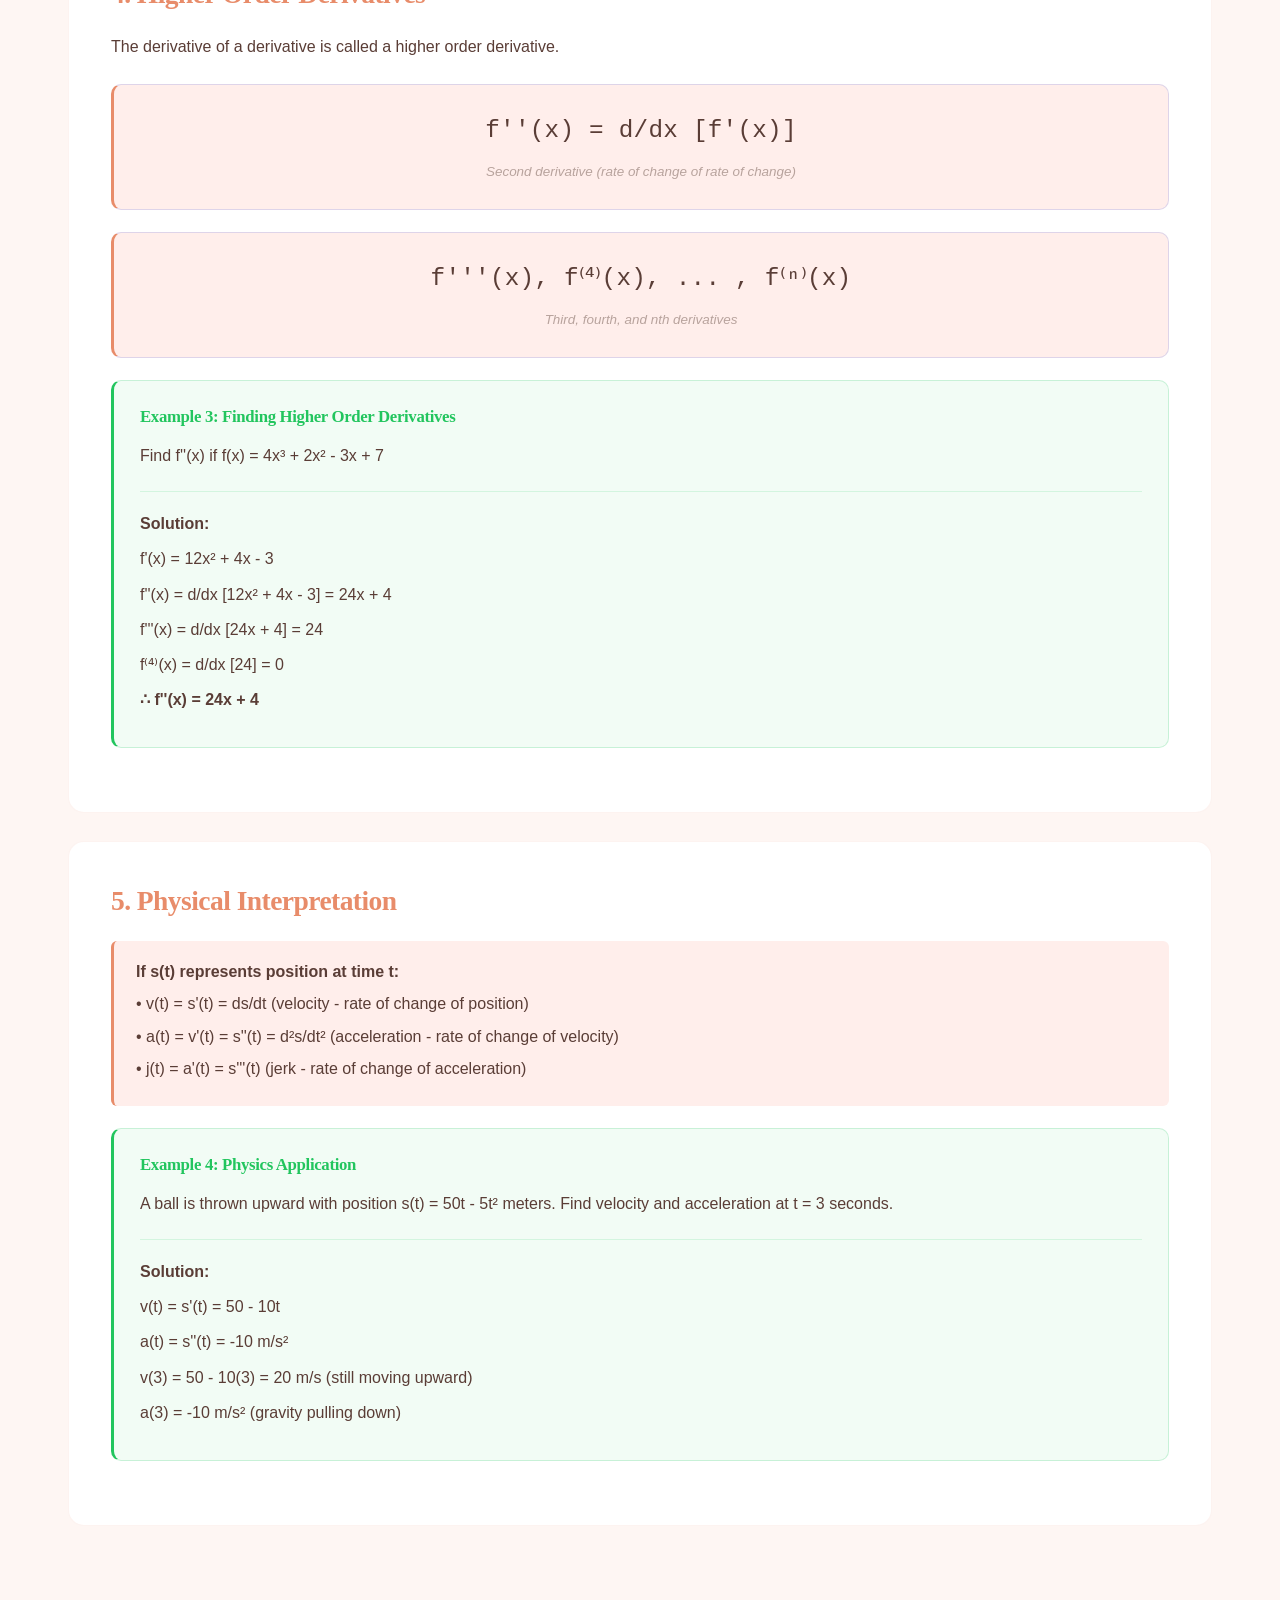
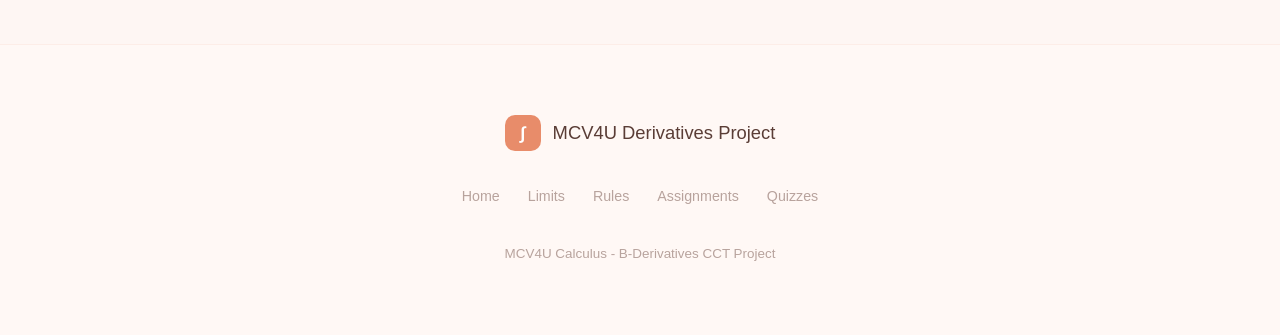
<file: differentiability.html>
<!DOCTYPE html>
<html lang="en">
<head>
    <meta charset="UTF-8">
    <meta name="viewport" content="width=device-width, initial-scale=1.0">
    <title>Differentiability - MCV4U Derivatives</title>
    <link rel="stylesheet" href="css/style.css">
</head>
<body>
    <nav class="navbar">
        <div class="nav-container">
            <a href="index.html" class="logo">
                <span class="logo-icon">∫</span>
                <span class="logo-text">MCV4U <span class="logo-sub">Calculus</span></span>
            </a>
            <button class="mobile-menu-btn">
                <span></span>
                <span></span>
                <span></span>
            </button>
            <ul class="nav-menu" id="navMenu">
                <li class="nav-item dropdown">
                    <a href="#" class="nav-link active">Content</a>
                    <div class="dropdown-content">
                        <a href="limits.html">Limits & Continuity</a>
                        <a href="differentiability.html">Differentiability</a>
                        <a href="rules.html">Derivative Rules</a>
                        <a href="applications.html">Applications</a>
                    </div>
                </li>
                <li class="nav-item"><a href="videos.html" class="nav-link">Videos</a></li>
                <li class="nav-item"><a href="assignments.html" class="nav-link">Assignments</a></li>
                <li class="nav-item"><a href="quizzes.html" class="nav-link">Quizzes</a></li>
                <li class="nav-item"><a href="final-exam.html" class="nav-link highlight">Final Exam</a></li>
                <li class="nav-item"><a href="teachers.html" class="nav-link">Teachers</a></li>
            </ul>
        </div>
    </nav>

    <section class="page-hero">
        <div class="container">
            <h1>Differentiability</h1>
            <p>Understanding Derivatives: The instantaneous rate of change, derivative definitions, and the relationship between differentiability and continuity</p>
        </div>
    </section>

    <section class="content-section">
        <div class="container">
            <div class="concept-block">
                <h2>1. The Derivative Definition</h2>
                <p>The derivative of a function represents the instantaneous rate of change at a specific point. It can be defined in multiple equivalent ways.</p>

                <div class="formula-box">
                    <div class="formula">f'(x) = lim (h→0) [f(x + h) - f(x)] / h</div>
                    <div class="formula-label">Two-point difference quotient (limit form)</div>
                </div>

                <div class="formula-box">
                    <div class="formula">f'(a) = lim (x→a) [f(x) - f(a)] / (x - a)</div>
                    <div class="formula-label">Alternative form using x → a</div>
                </div>

                <div class="example-box">
                    <h4>Example 1: Finding Derivative from Definition</h4>
                    <p>Find the derivative of f(x) = x² using the definition.</p>
                    <div class="solution">
                        <p><strong>Solution:</strong></p>
                        <p>f'(x) = lim (h→0) [(x + h)² - x²] / h</p>
                        <p>= lim (h→0) [x² + 2xh + h² - x²] / h</p>
                        <p>= lim (h→0) [2xh + h²] / h</p>
                        <p>= lim (h→0) [2x + h]</p>
                        <p><strong>∴ f'(x) = 2x</strong></p>
                    </div>
                </div>
            </div>

            <div class="concept-block">
                <h2>2. Differentiability and Continuity</h2>
                <div class="theorem-box">
                    <h4>Fundamental Relationship</h4>
                    <p>If f is differentiable at x = a, then f is continuous at x = a.</p>
                    <p style="margin-top: 12px; color: var(--gray);"><em>Proof: If f'(a) exists, then lim (x→a) f(x) = f(a), which is the definition of continuity.</em></p>
                </div>

                <div class="note-box">
                    <strong>⚠️ Key Insight:</strong> Differentiability ⟹ Continuity (but NOT the reverse!)
                </div>

                <div class="step-box">
                    <p><strong>When is a function NOT differentiable at a point?</strong></p>
                    <p>• Sharp corners (like |x| at x = 0)</p>
                    <p>• Cusps (pointed vertices)</p>
                    <p>• Vertical tangents (like x^(1/3) at x = 0)</p>
                    <p>• discontinuities</p>
                </div>

                <div class="example-box">
                    <h4>Example 2: Testing Differentiability</h4>
                    <p>Is f(x) = { x² if x < 2; 4x - 4 if x ≥ 2 } differentiable at x = 2?</p>
                    <div class="solution">
                        <p><strong>Step 1: Check continuity</strong></p>
                        <p>• f(2) = 4(2) - 4 = 4</p>
                        <p>• lim (x→2⁻) x² = 4</p>
                        <p>• lim (x→2⁺) (4x - 4) = 4</p>
                        <p>∴ f is continuous at x = 2 ✓</p>
                        <p><strong>Step 2: Check differentiability (left and right derivatives)</strong></p>
                        <p>• f'_+(2) = lim (h→0⁺) [(4(2+h) - 4) - 4] / h = 4</p>
                        <p>• f'_-(2) = lim (h→0⁻) [(2+h)² - 4] / h = 4</p>
                        <p>Since both derivatives equal 4, <strong>f is differentiable at x = 2</strong></p>
                    </div>
                </div>
            </div>

            <div class="concept-block">
                <h2>3. The Leibniz Notation</h2>
                <p>Derivatives can be expressed in multiple notations:</p>

                <div class="formula-box">
                    <div class="formula">dy/dx = f'(x) = D[f(x)]</div>
                    <div class="formula-label">Leibniz, Prime, and Differential operator notation</div>
                </div>

                <div class="formula-box">
                    <div class="formula">d/dx [f(x)] = lim (Δx→0) Δy/Δx</div>
                    <div class="formula-label">Meaning: "ratio of infinitesimal change in y to change in x"</div>
                </div>

                <div class="note-box">
                    <strong>⚠️ Important:</strong> dy/dx is NOT a fraction! It cannot be split apart. However, in certain contexts (related rates, separation of variables), we treat it as if it could be manipulated algebraically.
                </div>
            </div>

            <div class="concept-block">
                <h2>4. Higher Order Derivatives</h2>
                <p>The derivative of a derivative is called a higher order derivative.</p>

                <div class="formula-box">
                    <div class="formula">f''(x) = d/dx [f'(x)]</div>
                    <div class="formula-label">Second derivative (rate of change of rate of change)</div>
                </div>

                <div class="formula-box">
                    <div class="formula">f'''(x), f⁽⁴⁾(x), ... , f⁽ⁿ⁾(x)</div>
                    <div class="formula-label">Third, fourth, and nth derivatives</div>
                </div>

                <div class="example-box">
                    <h4>Example 3: Finding Higher Order Derivatives</h4>
                    <p>Find f''(x) if f(x) = 4x³ + 2x² - 3x + 7</p>
                    <div class="solution">
                        <p><strong>Solution:</strong></p>
                        <p>f'(x) = 12x² + 4x - 3</p>
                        <p>f''(x) = d/dx [12x² + 4x - 3] = 24x + 4</p>
                        <p>f'''(x) = d/dx [24x + 4] = 24</p>
                        <p>f⁽⁴⁾(x) = d/dx [24] = 0</p>
                        <p><strong>∴ f''(x) = 24x + 4</strong></p>
                    </div>
                </div>
            </div>

            <div class="concept-block">
                <h2>5. Physical Interpretation</h2>
                <div class="step-box">
                    <p><strong>If s(t) represents position at time t:</strong></p>
                    <p>• v(t) = s'(t) = ds/dt (velocity - rate of change of position)</p>
                    <p>• a(t) = v'(t) = s''(t) = d²s/dt² (acceleration - rate of change of velocity)</p>
                    <p>• j(t) = a'(t) = s'''(t) (jerk - rate of change of acceleration)</p>
                </div>

                <div class="example-box">
                    <h4>Example 4: Physics Application</h4>
                    <p>A ball is thrown upward with position s(t) = 50t - 5t² meters. Find velocity and acceleration at t = 3 seconds.</p>
                    <div class="solution">
                        <p><strong>Solution:</strong></p>
                        <p>v(t) = s'(t) = 50 - 10t</p>
                        <p>a(t) = s''(t) = -10 m/s²</p>
                        <p>v(3) = 50 - 10(3) = 20 m/s (still moving upward)</p>
                        <p>a(3) = -10 m/s² (gravity pulling down)</p>
                    </div>
                </div>
            </div>
        </div>
    </section>

    <footer class="footer">
        <div class="container">
            <div class="footer-content">
                <div class="footer-brand">
                    <span class="logo-icon">∫</span>
                    <span>MCV4U Derivatives Project</span>
                </div>
                <div class="footer-links">
                    <a href="index.html">Home</a>
                    <a href="limits.html">Limits</a>
                    <a href="rules.html">Rules</a>
                    <a href="assignments.html">Assignments</a>
                    <a href="quizzes.html">Quizzes</a>
                </div>
                <div class="footer-bottom">
                    <p>MCV4U Calculus - B-Derivatives CCT Project</p>
                </div>
            </div>
        </div>
    </footer>

    <script src="js/main.js"></script>
</body>
</html>
</file>
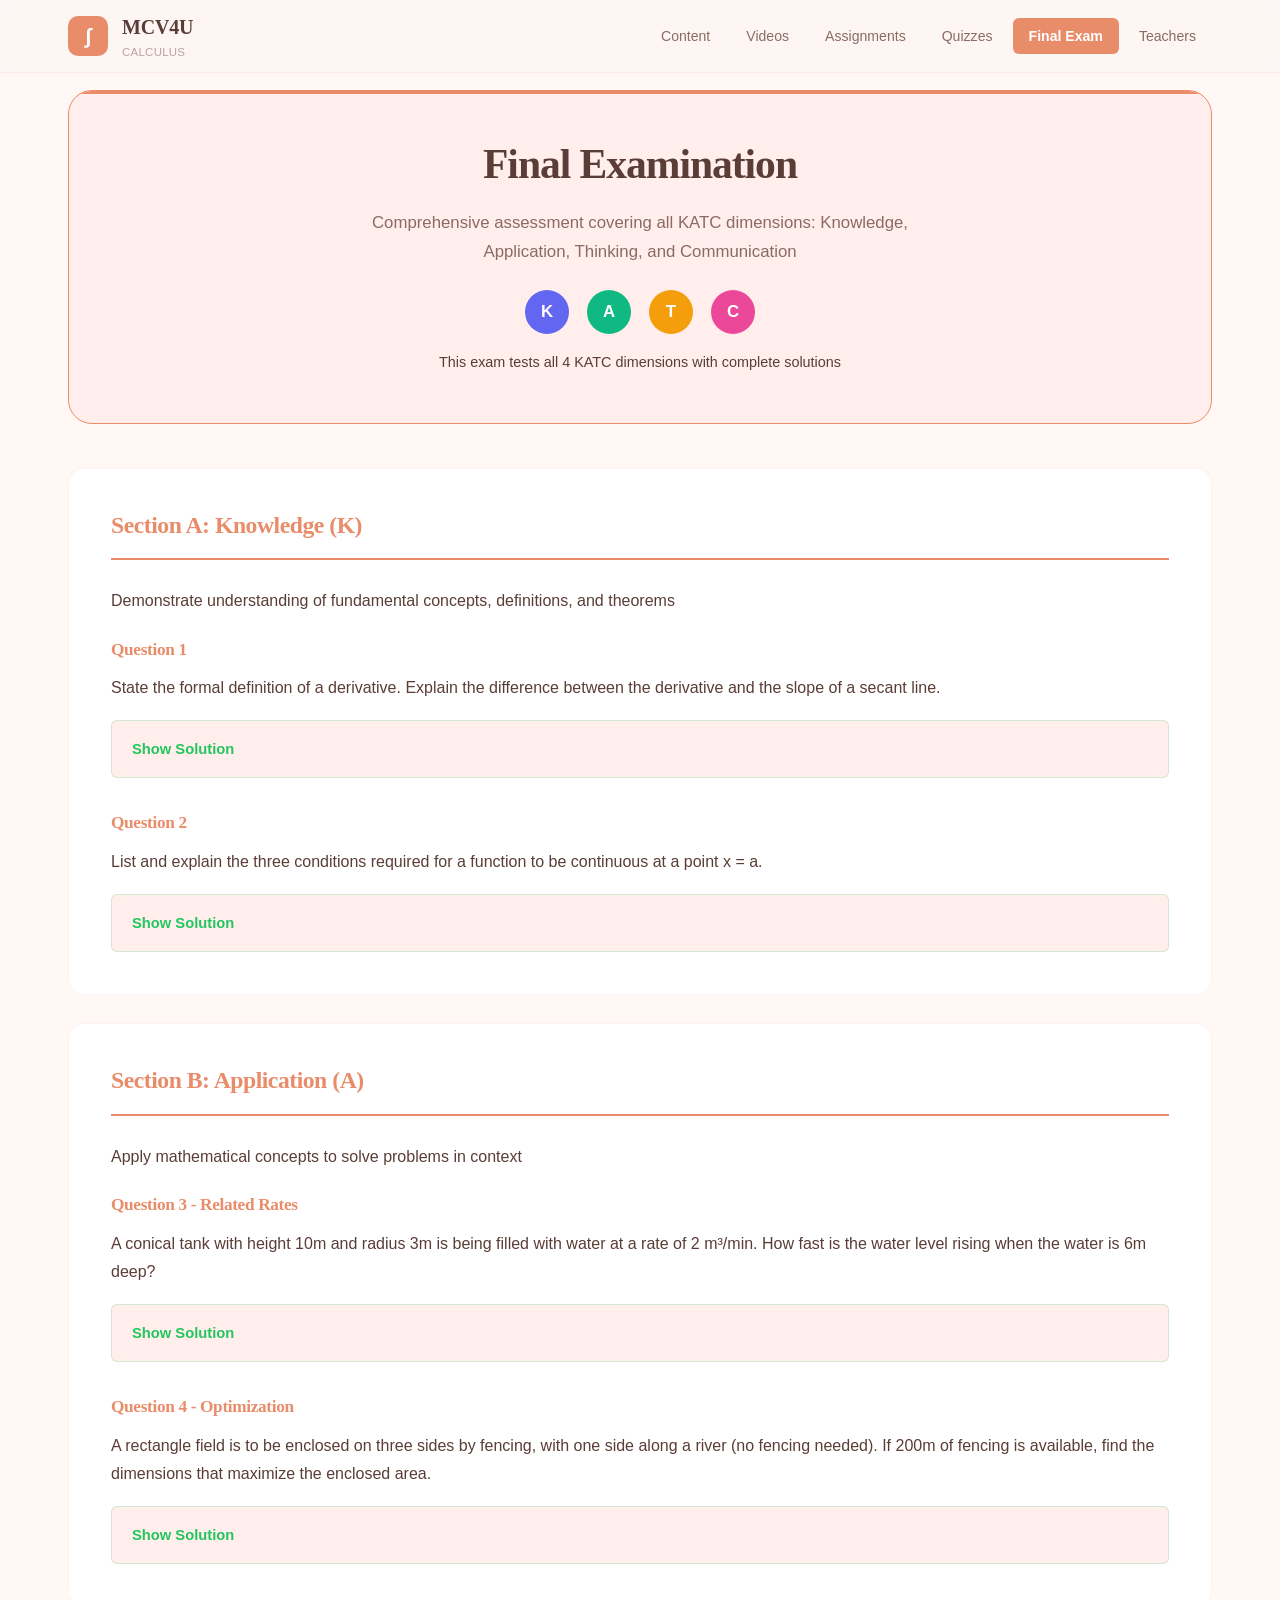
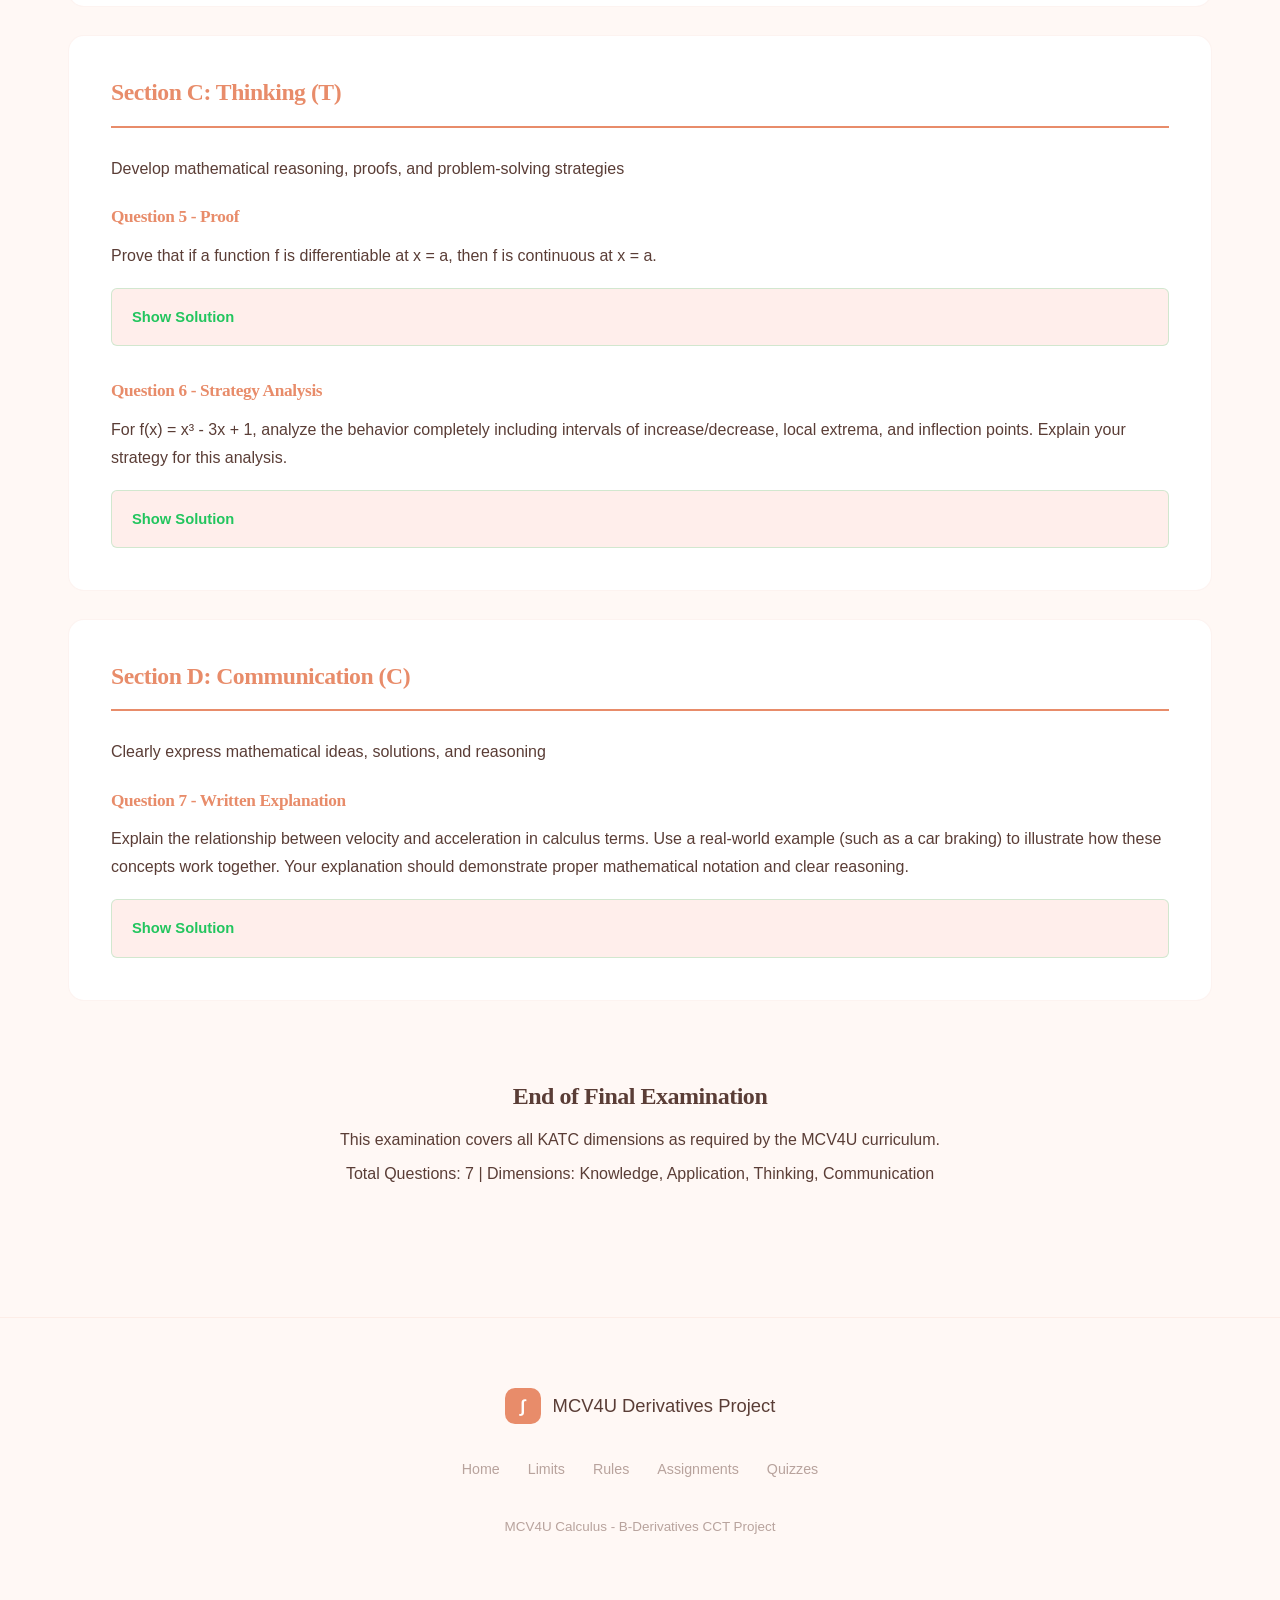
<file: final-exam.html>
<!DOCTYPE html>
<html lang="en">
<head>
    <meta charset="UTF-8">
    <meta name="viewport" content="width=device-width, initial-scale=1.0">
    <title>Final Examination - MCV4U Derivatives</title>
    <link rel="stylesheet" href="css/style.css">
</head>
<body>
    <nav class="navbar">
        <div class="nav-container">
            <a href="index.html" class="logo">
                <span class="logo-icon">∫</span>
                <span class="logo-text">MCV4U <span class="logo-sub">Calculus</span></span>
            </a>
            <button class="mobile-menu-btn">
                <span></span>
                <span></span>
                <span></span>
            </button>
            <ul class="nav-menu" id="navMenu">
                <li class="nav-item dropdown">
                    <a href="#" class="nav-link">Content</a>
                    <div class="dropdown-content">
                        <a href="limits.html">Limits & Continuity</a>
                        <a href="differentiability.html">Differentiability</a>
                        <a href="rules.html">Derivative Rules</a>
                        <a href="applications.html">Applications</a>
                    </div>
                </li>
                <li class="nav-item"><a href="videos.html" class="nav-link">Videos</a></li>
                <li class="nav-item"><a href="assignments.html" class="nav-link">Assignments</a></li>
                <li class="nav-item"><a href="quizzes.html" class="nav-link">Quizzes</a></li>
                <li class="nav-item"><a href="final-exam.html" class="nav-link highlight active">Final Exam</a></li>
                <li class="nav-item"><a href="teachers.html" class="nav-link">Teachers</a></li>
            </ul>
        </div>
    </nav>

    <section class="content-section">
        <div class="container">
            <div class="exam-header">
                <h1>Final Examination</h1>
                <p>Comprehensive assessment covering all KATC dimensions: Knowledge, Application, Thinking, and Communication</p>
                <div class="katc-indicator">
                    <span style="background: #6366f1;">K</span>
                    <span style="background: #10b981;">A</span>
                    <span style="background: #f59e0b;">T</span>
                    <span style="background: #ec4899;">C</span>
                </div>
                <p style="margin-top: 16px; font-size: 0.9rem; color: var(--gray);">This exam tests all 4 KATC dimensions with complete solutions</p>
            </div>

            <div class="exam-section">
                <h2>Section A: Knowledge (K)</h2>
                <p style="color: var(--gray); margin-bottom: 24px;">Demonstrate understanding of fundamental concepts, definitions, and theorems</p>

                <div class="exam-question">
                    <h3>Question 1</h3>
                    <p>State the formal definition of a derivative. Explain the difference between the derivative and the slope of a secant line.</p>
                    <div class="solution-toggle" onclick="toggleSolution('sol-a1')">
                        <strong>Show Solution</strong>
                    </div>
                    <div class="solution-content" id="sol-a1">
                        <p><strong>Formal Definition of Derivative:</strong></p>
                        <p style="margin: 12px 0;">The derivative of f(x) is defined as:</p>
                        <div class="formula-box">
                            <div class="formula">f'(x) = lim (h→0) [f(x + h) - f(x)] / h</div>
                        </div>
                        <p><strong>Difference between Derivative and Secant Slope:</strong></p>
                        <p>• <strong>Secant line slope:</strong> m = [f(x₂) - f(x₁)] / (x₂ - x₁) - uses two distinct points</p>
                        <p>• <strong>Derivative:</strong> f'(x) = lim (h→0) [f(x + h) - f(x)] / h - uses the limit as h approaches 0</p>
                        <p>• The derivative is the <em>instantaneous</em> rate of change at a specific point</p>
                        <p>• The secant slope is the <em>average</em> rate of change over an interval</p>
                        <p>• When x₂ → x₁, the secant slope approaches the derivative</p>
                    </div>
                </div>

                <div class="exam-question">
                    <h3>Question 2</h3>
                    <p>List and explain the three conditions required for a function to be continuous at a point x = a.</p>
                    <div class="solution-toggle" onclick="toggleSolution('sol-a2')">
                        <strong>Show Solution</strong>
                    </div>
                    <div class="solution-content" id="sol-a2">
                        <p><strong>Three Conditions for Continuity at x = a:</strong></p>
                        <p style="margin: 12px 0;">For f(x) to be continuous at x = a, ALL three conditions must be satisfied:</p>
                        <p>1. <strong>f(a) is defined</strong> - The function must have a value at x = a (no hole or gap)</p>
                        <p>2. <strong>lim (x→a) f(x) exists</strong> - The limit as x approaches a must exist (left limit = right limit)</p>
                        <p>3. <strong>lim (x→a) f(x) = f(a)</strong> - The limit value must equal the function value at that point</p>
                        <p style="margin-top: 12px;"><strong>Example:</strong> f(x) = x² at x = 2</p>
                        <p>• f(2) = 4 (defined) ✓</p>
                        <p>• lim (x→2) x² = 4 (exists) ✓</p>
                        <p>• 4 = 4 (equal) ✓</p>
                        <p>∴ f(x) = x² is continuous at x = 2</p>
                    </div>
                </div>
            </div>

            <div class="exam-section">
                <h2>Section B: Application (A)</h2>
                <p style="color: var(--gray); margin-bottom: 24px;">Apply mathematical concepts to solve problems in context</p>

                <div class="exam-question">
                    <h3>Question 3 - Related Rates</h3>
                    <p>A conical tank with height 10m and radius 3m is being filled with water at a rate of 2 m³/min. How fast is the water level rising when the water is 6m deep?</p>
                    <div class="solution-toggle" onclick="toggleSolution('sol-b1')">
                        <strong>Show Solution</strong>
                    </div>
                    <div class="solution-content" id="sol-b1">
                        <p><strong>Given:</strong></p>
                        <p>• dV/dt = 2 m³/min (filling rate)</p>
                        <p>• H = 10m, R = 3m (tank dimensions)</p>
                        <p>• h = 6m (water depth at instant)</p>
                        <p><strong>Find:</strong> dh/dt when h = 6m</p>
                        <p style="margin-top: 12px;"><strong>Step 1:</strong> Relate V and h using similar triangles</p>
                        <p>R/H = r/h where r is water radius at height h</p>
                        <p>3/10 = r/h → r = (3/10)h</p>
                        <p style="margin-top: 12px;"><strong>Step 2:</strong> Volume of cone</p>
                        <p>V = (1/3)πr²h = (1/3)π[(3/10)h]²h = (1/3)π(9/100)h³ = (3/100)πh³</p>
                        <p style="margin-top: 12px;"><strong>Step 3:</strong> Differentiate with respect to t</p>
                        <p>dV/dt = (9/100)πh² · dh/dt</p>
                        <p style="margin-top: 12px;"><strong>Step 4:</strong> Solve for dh/dt</p>
                        <p>2 = (9/100)π(6)² · dh/dt</p>
                        <p>2 = (9/100)π(36) · dh/dt</p>
                        <p>2 = (324/100)π · dh/dt</p>
                        <p>dh/dt = 200/(324π) = 50/(81π) m/min</p>
                        <p style="margin-top: 12px;"><strong>Answer:</strong> dh/dt = 50/(81π) ≈ 0.196 m/min</p>
                    </div>
                </div>

                <div class="exam-question">
                    <h3>Question 4 - Optimization</h3>
                    <p>A rectangle field is to be enclosed on three sides by fencing, with one side along a river (no fencing needed). If 200m of fencing is available, find the dimensions that maximize the enclosed area.</p>
                    <div class="solution-toggle" onclick="toggleSolution('sol-b2')">
                        <strong>Show Solution</strong>
                    </div>
                    <div class="solution-content" id="sol-b2">
                        <p><strong>Step 1:</strong> Define variables</p>
                        <p>• Let x = width (two sides perpendicular to river)</p>
                        <p>• Let y = length (side parallel to river)</p>
                        <p>• Constraint: 2x + y = 200 → y = 200 - 2x</p>
                        <p style="margin-top: 12px;"><strong>Step 2:</strong> Write objective function</p>
                        <p>A = xy = x(200 - 2x) = 200x - 2x²</p>
                        <p style="margin-top: 12px;"><strong>Step 3:</strong> Find critical points</p>
                        <p>A'(x) = 200 - 4x = 0</p>
                        <p>x = 50m</p>
                        <p style="margin-top: 12px;"><strong>Step 4:</strong> Verify maximum</p>
                        <p>A''(x) = -4 < 0 (concave down → maximum)</p>
                        <p>y = 200 - 2(50) = 100m</p>
                        <p style="margin-top: 12px;"><strong>Step 5:</strong> Calculate maximum area</p>
                        <p>A = 50 × 100 = 5000 m²</p>
                        <p style="margin-top: 12px;"><strong>Answer:</strong> Width = 50m (×2), Length = 100m, Maximum area = 5000 m²</p>
                    </div>
                </div>
            </div>

            <div class="exam-section">
                <h2>Section C: Thinking (T)</h2>
                <p style="color: var(--gray); margin-bottom: 24px;">Develop mathematical reasoning, proofs, and problem-solving strategies</p>

                <div class="exam-question">
                    <h3>Question 5 - Proof</h3>
                    <p>Prove that if a function f is differentiable at x = a, then f is continuous at x = a.</p>
                    <div class="solution-toggle" onclick="toggleSolution('sol-c1')">
                        <strong>Show Solution</strong>
                    </div>
                    <div class="solution-content" id="sol-c1">
                        <p><strong>Proof:</strong></p>
                        <p style="margin: 12px 0;"><strong>Given:</strong> f is differentiable at x = a (i.e., f'(a) exists)</p>
                        <p><strong>To Prove:</strong> f is continuous at x = a (i.e., lim (x→a) f(x) = f(a))</p>
                        <p style="margin-top: 16px;"><strong>Proof:</strong></p>
                        <p>Since f is differentiable at x = a:</p>
                        <p style="margin-left: 20px;">f'(a) = lim (h→0) [f(a + h) - f(a)] / h exists</p>
                        <p style="margin-top: 12px;">Consider the identity:</p>
                        <p style="margin-left: 20px;">f(a + h) - f(a) = [f(a + h) - f(a)] / h × h</p>
                        <p style="margin-top: 12px;">Taking the limit as h → 0:</p>
                        <p style="margin-left: 20px;">lim (h→0) [f(a + h) - f(a)] = lim (h→0) [f(a + h) - f(a)] / h × lim (h→0) h</p>
                        <p style="margin-left: 20px;">= f'(a) × 0 = 0</p>
                        <p style="margin-top: 12px;">Therefore:</p>
                        <p style="margin-left: 20px;">lim (h→0) f(a + h) - f(a) = 0</p>
                        <p style="margin-left: 20px;">lim (h→0) f(a + h) = f(a)</p>
                        <p style="margin-top: 12px;">Which is equivalent to:</p>
                        <p style="margin-left: 20px;">lim (x→a) f(x) = f(a)</p>
                        <p style="margin-top: 12px;">∎ <strong>Q.E.D.</strong></p>
                    </div>
                </div>

                <div class="exam-question">
                    <h3>Question 6 - Strategy Analysis</h3>
                    <p>For f(x) = x³ - 3x + 1, analyze the behavior completely including intervals of increase/decrease, local extrema, and inflection points. Explain your strategy for this analysis.</p>
                    <div class="solution-toggle" onclick="toggleSolution('sol-c2')">
                        <strong>Show Solution</strong>
                    </div>
                    <div class="solution-content" id="sol-c2">
                        <p><strong>Strategy:</strong></p>
                        <p>1. Find f'(x) to determine increasing/decreasing intervals</p>
                        <p>2. Find critical points where f'(x) = 0 or undefined</p>
                        <p>3. Use first derivative test to classify critical points</p>
                        <p>4. Find f''(x) to determine concavity and inflection points</p>
                        <p>5. Set f''(x) = 0 to find potential inflection points</p>
                        <p style="margin-top: 20px;"><strong>Complete Analysis:</strong></p>
                        <p><strong>Step 1:</strong> f'(x) = 3x² - 3 = 3(x² - 1) = 3(x-1)(x+1)</p>
                        <p>Critical points: x = -1, x = 1</p>
                        <p style="margin-top: 12px;"><strong>Step 2:</strong> Test intervals</p>
                        <p>• x < -1: f'(x) > 0 (increasing)</p>
                        <p>• -1 < x < 1: f'(x) < 0 (decreasing)</p>
                        <p>• x > 1: f'(x) > 0 (increasing)</p>
                        <p style="margin-top: 12px;"><strong>Step 3:</strong> Classify extrema</p>
                        <p>• x = -1: local maximum (changes from ↑ to ↓)</p>
                        <p>• x = 1: local minimum (changes from ↓ to ↑)</p>
                        <p style="margin-top: 12px;"><strong>Step 4:</strong> f''(x) = 6x</p>
                        <p>Set f''(x) = 0: 6x = 0 → x = 0</p>
                        <p style="margin-top: 12px;"><strong>Step 5:</strong> Test concavity</p>
                        <p>• x < 0: f''(x) < 0 (concave down)</p>
                        <p>• x > 0: f''(x) > 0 (concave up)</p>
                        <p>Inflection point at x = 0</p>
                    </div>
                </div>
            </div>

            <div class="exam-section">
                <h2>Section D: Communication (C)</h2>
                <p style="color: var(--gray); margin-bottom: 24px;">Clearly express mathematical ideas, solutions, and reasoning</p>

                <div class="exam-question">
                    <h3>Question 7 - Written Explanation</h3>
                    <p>Explain the relationship between velocity and acceleration in calculus terms. Use a real-world example (such as a car braking) to illustrate how these concepts work together. Your explanation should demonstrate proper mathematical notation and clear reasoning.</p>
                    <div class="solution-toggle" onclick="toggleSolution('sol-d1')">
                        <strong>Show Solution</strong>
                    </div>
                    <div class="solution-content" id="sol-d1">
                        <p><strong>Mathematical Relationship:</strong></p>
                        <p>In calculus, motion along a line is described by position s(t). The instantaneous velocity v(t) is the first derivative of position:</p>
                        <div class="formula-box">
                            <div class="formula">v(t) = ds/dt</div>
                        </div>
                        <p>Acceleration a(t) is the first derivative of velocity (and second derivative of position):</p>
                        <div class="formula-box">
                            <div class="formula">a(t) = dv/dt = d²s/dt²</div>
                        </div>
                        <p style="margin-top: 20px;"><strong>Real-World Example: Car Braking</strong></p>
                        <p>Consider a car traveling at 30 m/s (≈108 km/h) that begins braking with constant deceleration.</p>
                        <p>• <strong>At t = 0:</strong> v(0) = 30 m/s, a(0) = -5 m/s² (negative indicates slowing down)</p>
                        <p>• <strong>At t = 2s:</strong> v(2) = 30 + (-5)(2) = 20 m/s</p>
                        <p>• <strong>At t = 6s:</strong> v(6) = 30 + (-5)(6) = 0 m/s (car stops)</p>
                        <p style="margin-top: 12px;"><strong>Key Observations:</strong></p>
                        <p>• Velocity decreases linearly while acceleration remains constant</p>
                        <p>• When v(t) = 0 and a(t) < 0, the car has stopped but would continue accelerating negatively if the brake remained applied</p>
                        <p>• The negative acceleration (deceleration) causes velocity to decrease toward zero</p>
                        <p style="margin-top: 12px;"><strong>Connection to Derivatives:</strong></p>
                        <p>The slope of the velocity-time graph equals acceleration. The area under the acceleration-time graph equals the change in velocity.</p>
                    </div>
                </div>
            </div>

            <div style="text-align: center; padding: 40px; background: var(--dark-2); border-radius: 16px; margin-top: 40px;">
                <h2 style="margin-bottom: 16px;">End of Final Examination</h2>
                <p style="color: var(--gray);">This examination covers all KATC dimensions as required by the MCV4U curriculum.</p>
                <p style="color: var(--gray); margin-top: 8px;">Total Questions: 7 | Dimensions: Knowledge, Application, Thinking, Communication</p>
            </div>
        </div>
    </section>

    <footer class="footer">
        <div class="container">
            <div class="footer-content">
                <div class="footer-brand">
                    <span class="logo-icon">∫</span>
                    <span>MCV4U Derivatives Project</span>
                </div>
                <div class="footer-links">
                    <a href="index.html">Home</a>
                    <a href="limits.html">Limits</a>
                    <a href="rules.html">Rules</a>
                    <a href="assignments.html">Assignments</a>
                    <a href="quizzes.html">Quizzes</a>
                </div>
                <div class="footer-bottom">
                    <p>MCV4U Calculus - B-Derivatives CCT Project</p>
                </div>
            </div>
        </div>
    </footer>

    <script src="js/main.js"></script>
    <script>
        function toggleSolution(id) {
            const sol = document.getElementById(id);
            sol.classList.toggle('show');
        }
    </script>
</body>
</html>
</file>
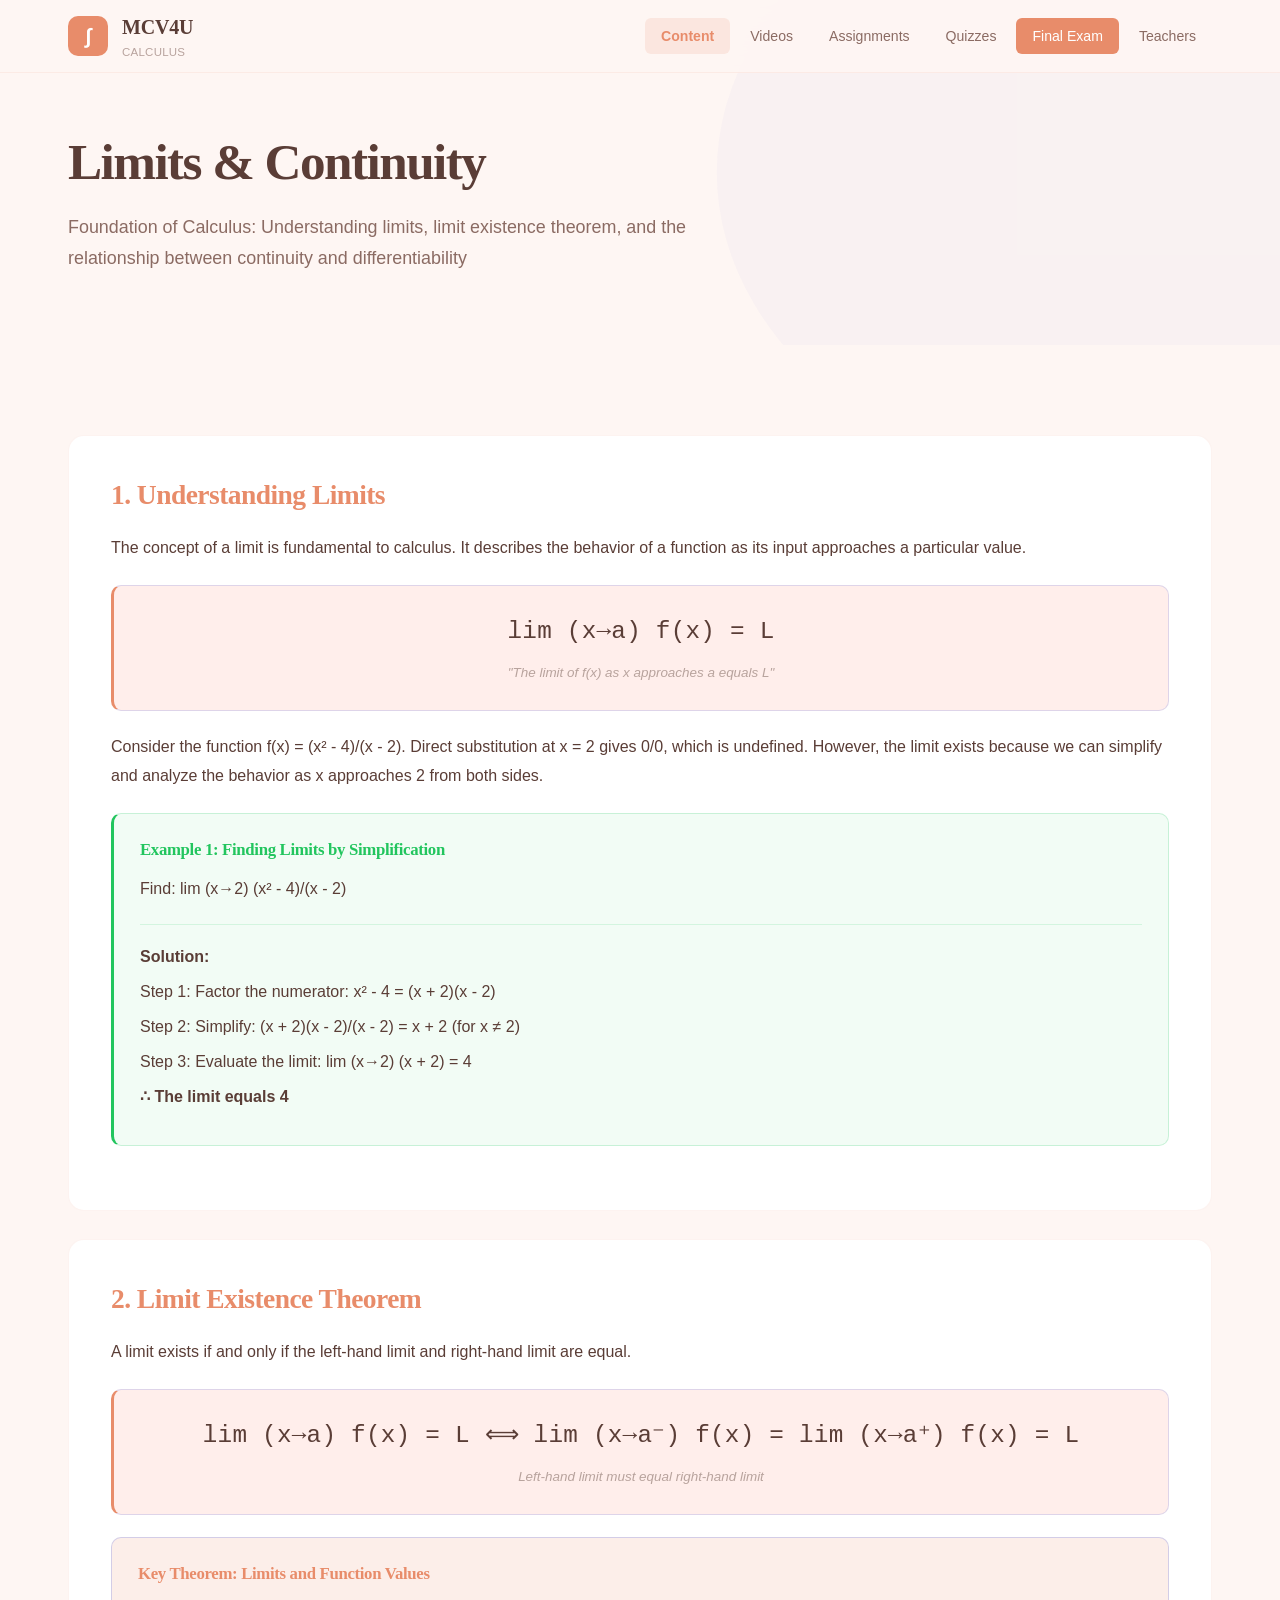
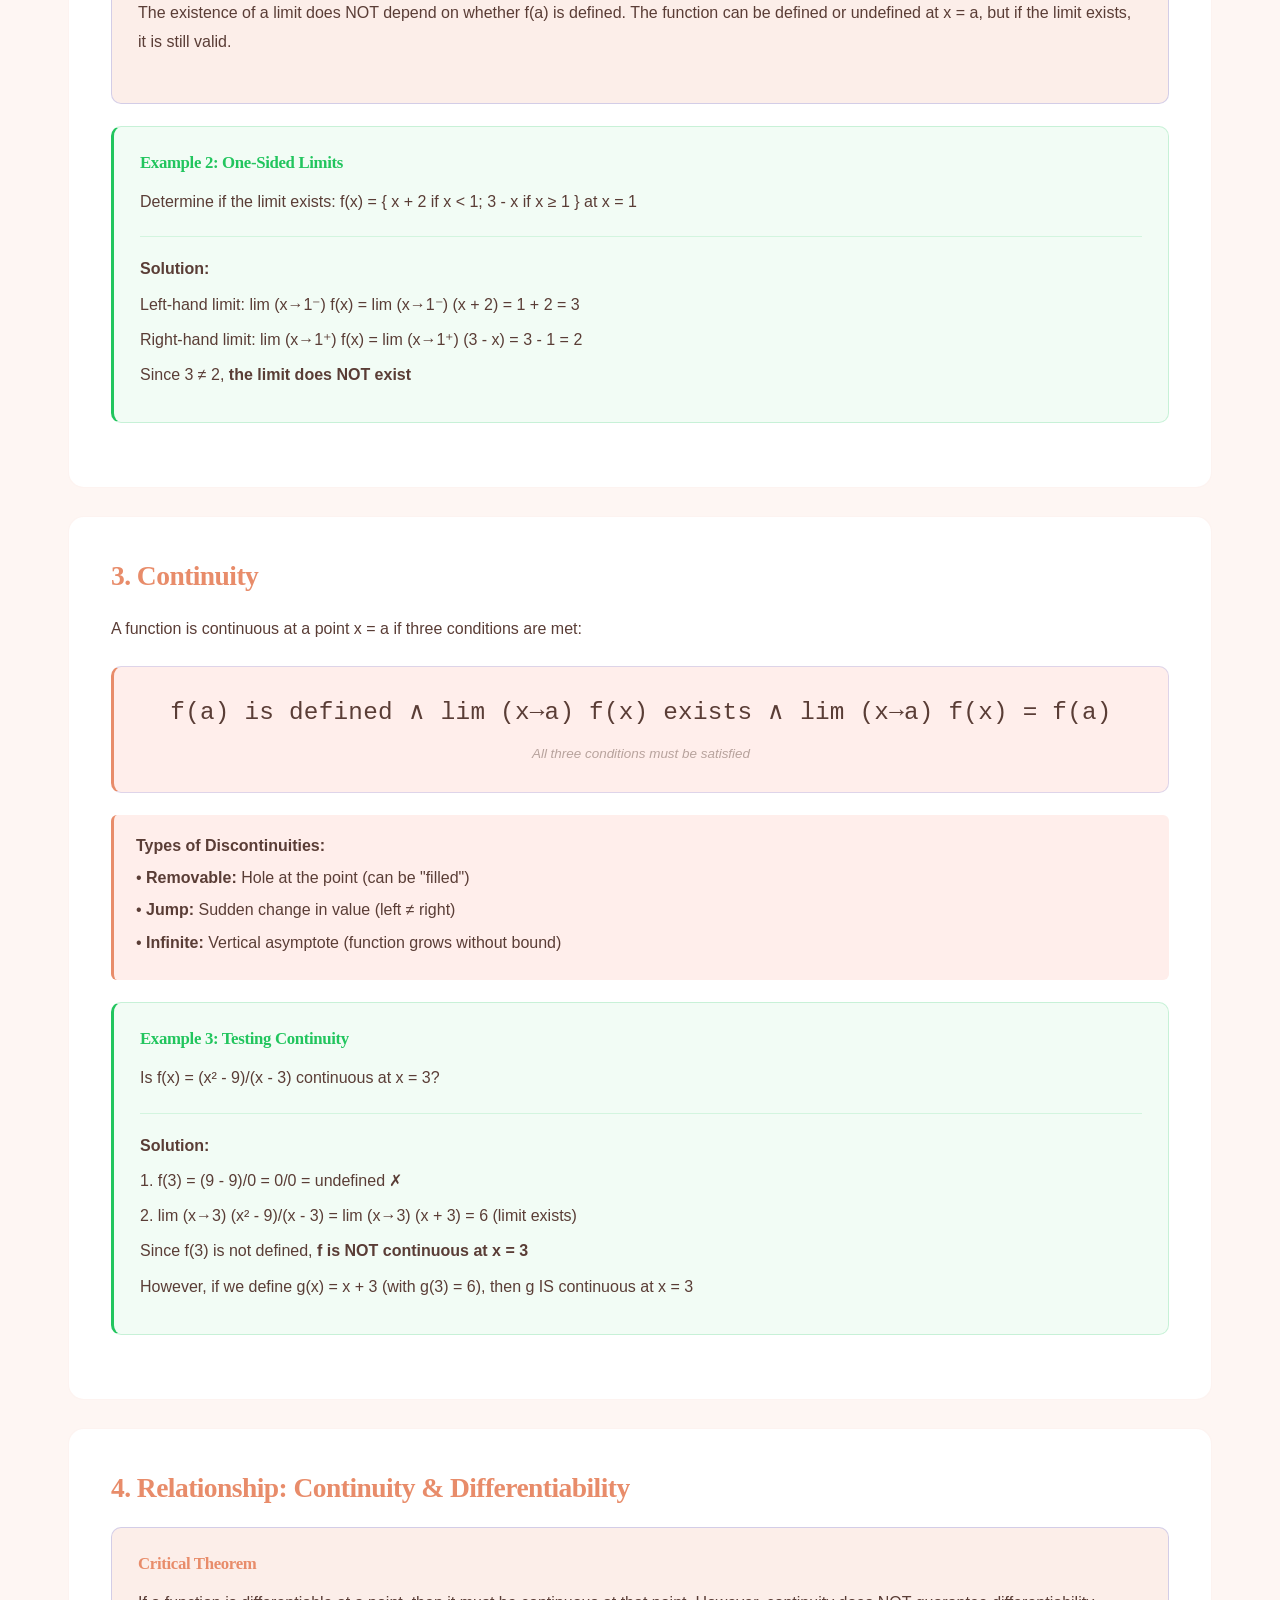
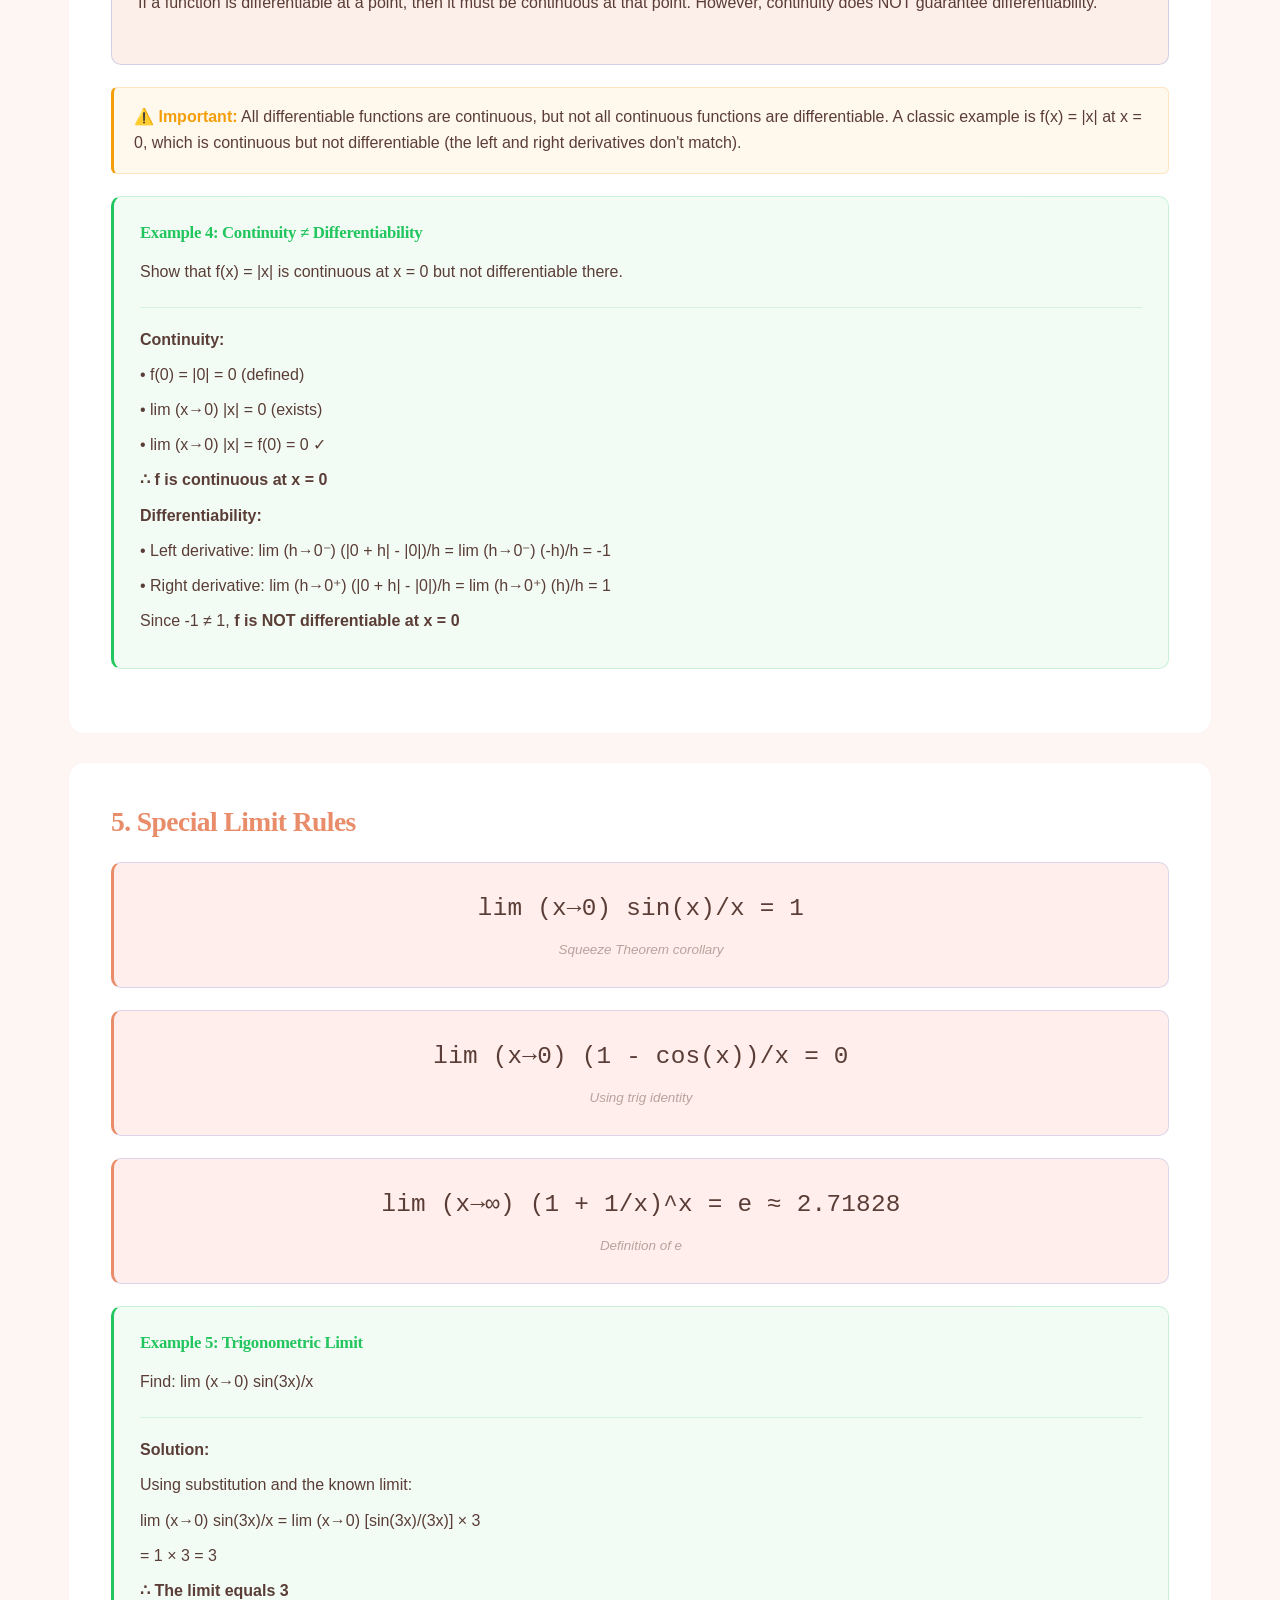
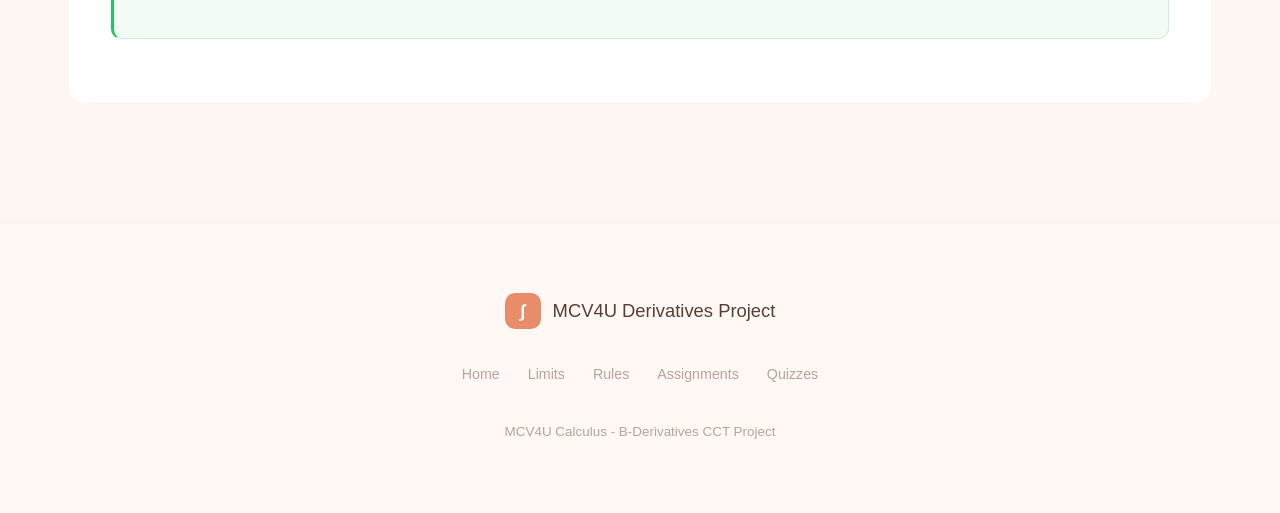
<file: limits.html>
<!DOCTYPE html>
<html lang="en">
<head>
    <meta charset="UTF-8">
    <meta name="viewport" content="width=device-width, initial-scale=1.0">
    <title>Limits & Continuity - MCV4U Derivatives</title>
    <link rel="stylesheet" href="css/style.css">
</head>
<body>
    <nav class="navbar">
        <div class="nav-container">
            <a href="index.html" class="logo">
                <span class="logo-icon">∫</span>
                <span class="logo-text">MCV4U <span class="logo-sub">Calculus</span></span>
            </a>
            <button class="mobile-menu-btn">
                <span></span>
                <span></span>
                <span></span>
            </button>
            <ul class="nav-menu" id="navMenu">
                <li class="nav-item dropdown">
                    <a href="#" class="nav-link active">Content</a>
                    <div class="dropdown-content">
                        <a href="limits.html">Limits & Continuity</a>
                        <a href="differentiability.html">Differentiability</a>
                        <a href="rules.html">Derivative Rules</a>
                        <a href="applications.html">Applications</a>
                    </div>
                </li>
                <li class="nav-item"><a href="videos.html" class="nav-link">Videos</a></li>
                <li class="nav-item"><a href="assignments.html" class="nav-link">Assignments</a></li>
                <li class="nav-item"><a href="quizzes.html" class="nav-link">Quizzes</a></li>
                <li class="nav-item"><a href="final-exam.html" class="nav-link highlight">Final Exam</a></li>
                <li class="nav-item"><a href="teachers.html" class="nav-link">Teachers</a></li>
            </ul>
        </div>
    </nav>

    <section class="page-hero">
        <div class="container">
            <h1>Limits & Continuity</h1>
            <p>Foundation of Calculus: Understanding limits, limit existence theorem, and the relationship between continuity and differentiability</p>
        </div>
    </section>

    <section class="content-section">
        <div class="container">
            <div class="concept-block">
                <h2>1. Understanding Limits</h2>
                <p>The concept of a limit is fundamental to calculus. It describes the behavior of a function as its input approaches a particular value.</p>

                <div class="formula-box">
                    <div class="formula">lim (x→a) f(x) = L</div>
                    <div class="formula-label">"The limit of f(x) as x approaches a equals L"</div>
                </div>

                <p>Consider the function f(x) = (x² - 4)/(x - 2). Direct substitution at x = 2 gives 0/0, which is undefined. However, the limit exists because we can simplify and analyze the behavior as x approaches 2 from both sides.</p>

                <div class="example-box">
                    <h4>Example 1: Finding Limits by Simplification</h4>
                    <p>Find: lim (x→2) (x² - 4)/(x - 2)</p>
                    <div class="solution">
                        <p><strong>Solution:</strong></p>
                        <p>Step 1: Factor the numerator: x² - 4 = (x + 2)(x - 2)</p>
                        <p>Step 2: Simplify: (x + 2)(x - 2)/(x - 2) = x + 2 (for x ≠ 2)</p>
                        <p>Step 3: Evaluate the limit: lim (x→2) (x + 2) = 4</p>
                        <p><strong>∴ The limit equals 4</strong></p>
                    </div>
                </div>
            </div>

            <div class="concept-block">
                <h2>2. Limit Existence Theorem</h2>
                <p>A limit exists if and only if the left-hand limit and right-hand limit are equal.</p>

                <div class="formula-box">
                    <div class="formula">lim (x→a) f(x) = L ⟺ lim (x→a⁻) f(x) = lim (x→a⁺) f(x) = L</div>
                    <div class="formula-label">Left-hand limit must equal right-hand limit</div>
                </div>

                <div class="theorem-box">
                    <h4>Key Theorem: Limits and Function Values</h4>
                    <p>The existence of a limit does NOT depend on whether f(a) is defined. The function can be defined or undefined at x = a, but if the limit exists, it is still valid.</p>
                </div>

                <div class="example-box">
                    <h4>Example 2: One-Sided Limits</h4>
                    <p>Determine if the limit exists: f(x) = { x + 2 if x < 1; 3 - x if x ≥ 1 } at x = 1</p>
                    <div class="solution">
                        <p><strong>Solution:</strong></p>
                        <p>Left-hand limit: lim (x→1⁻) f(x) = lim (x→1⁻) (x + 2) = 1 + 2 = 3</p>
                        <p>Right-hand limit: lim (x→1⁺) f(x) = lim (x→1⁺) (3 - x) = 3 - 1 = 2</p>
                        <p>Since 3 ≠ 2, <strong>the limit does NOT exist</strong></p>
                    </div>
                </div>
            </div>

            <div class="concept-block">
                <h2>3. Continuity</h2>
                <p>A function is continuous at a point x = a if three conditions are met:</p>

                <div class="formula-box">
                    <div class="formula">f(a) is defined ∧ lim (x→a) f(x) exists ∧ lim (x→a) f(x) = f(a)</div>
                    <div class="formula-label">All three conditions must be satisfied</div>
                </div>

                <div class="step-box">
                    <p><strong>Types of Discontinuities:</strong></p>
                    <p>• <strong>Removable:</strong> Hole at the point (can be "filled")</p>
                    <p>• <strong>Jump:</strong> Sudden change in value (left ≠ right)</p>
                    <p>• <strong>Infinite:</strong> Vertical asymptote (function grows without bound)</p>
                </div>

                <div class="example-box">
                    <h4>Example 3: Testing Continuity</h4>
                    <p>Is f(x) = (x² - 9)/(x - 3) continuous at x = 3?</p>
                    <div class="solution">
                        <p><strong>Solution:</strong></p>
                        <p>1. f(3) = (9 - 9)/0 = 0/0 = undefined ✗</p>
                        <p>2. lim (x→3) (x² - 9)/(x - 3) = lim (x→3) (x + 3) = 6 (limit exists)</p>
                        <p>Since f(3) is not defined, <strong>f is NOT continuous at x = 3</strong></p>
                        <p>However, if we define g(x) = x + 3 (with g(3) = 6), then g IS continuous at x = 3</p>
                    </div>
                </div>
            </div>

            <div class="concept-block">
                <h2>4. Relationship: Continuity & Differentiability</h2>
                <div class="theorem-box">
                    <h4>Critical Theorem</h4>
                    <p>If a function is differentiable at a point, then it must be continuous at that point. However, continuity does NOT guarantee differentiability.</p>
                </div>

                <div class="note-box">
                    <strong>⚠️ Important:</strong> All differentiable functions are continuous, but not all continuous functions are differentiable. A classic example is f(x) = |x| at x = 0, which is continuous but not differentiable (the left and right derivatives don't match).
                </div>

                <div class="example-box">
                    <h4>Example 4: Continuity ≠ Differentiability</h4>
                    <p>Show that f(x) = |x| is continuous at x = 0 but not differentiable there.</p>
                    <div class="solution">
                        <p><strong>Continuity:</strong></p>
                        <p>• f(0) = |0| = 0 (defined)</p>
                        <p>• lim (x→0) |x| = 0 (exists)</p>
                        <p>• lim (x→0) |x| = f(0) = 0 ✓</p>
                        <p><strong>∴ f is continuous at x = 0</strong></p>
                        <p><strong>Differentiability:</strong></p>
                        <p>• Left derivative: lim (h→0⁻) (|0 + h| - |0|)/h = lim (h→0⁻) (-h)/h = -1</p>
                        <p>• Right derivative: lim (h→0⁺) (|0 + h| - |0|)/h = lim (h→0⁺) (h)/h = 1</p>
                        <p>Since -1 ≠ 1, <strong>f is NOT differentiable at x = 0</strong></p>
                    </div>
                </div>
            </div>

            <div class="concept-block">
                <h2>5. Special Limit Rules</h2>
                <div class="formula-box">
                    <div class="formula">lim (x→0) sin(x)/x = 1</div>
                    <div class="formula-label">Squeeze Theorem corollary</div>
                </div>
                <div class="formula-box">
                    <div class="formula">lim (x→0) (1 - cos(x))/x = 0</div>
                    <div class="formula-label">Using trig identity</div>
                </div>
                <div class="formula-box">
                    <div class="formula">lim (x→∞) (1 + 1/x)^x = e ≈ 2.71828</div>
                    <div class="formula-label">Definition of e</div>
                </div>

                <div class="example-box">
                    <h4>Example 5: Trigonometric Limit</h4>
                    <p>Find: lim (x→0) sin(3x)/x</p>
                    <div class="solution">
                        <p><strong>Solution:</strong></p>
                        <p>Using substitution and the known limit:</p>
                        <p>lim (x→0) sin(3x)/x = lim (x→0) [sin(3x)/(3x)] × 3</p>
                        <p>= 1 × 3 = 3</p>
                        <p><strong>∴ The limit equals 3</strong></p>
                    </div>
                </div>
            </div>
        </div>
    </section>

    <footer class="footer">
        <div class="container">
            <div class="footer-content">
                <div class="footer-brand">
                    <span class="logo-icon">∫</span>
                    <span>MCV4U Derivatives Project</span>
                </div>
                <div class="footer-links">
                    <a href="index.html">Home</a>
                    <a href="limits.html">Limits</a>
                    <a href="rules.html">Rules</a>
                    <a href="assignments.html">Assignments</a>
                    <a href="quizzes.html">Quizzes</a>
                </div>
                <div class="footer-bottom">
                    <p>MCV4U Calculus - B-Derivatives CCT Project</p>
                </div>
            </div>
        </div>
    </footer>

    <script src="js/main.js"></script>
</body>
</html>
</file>
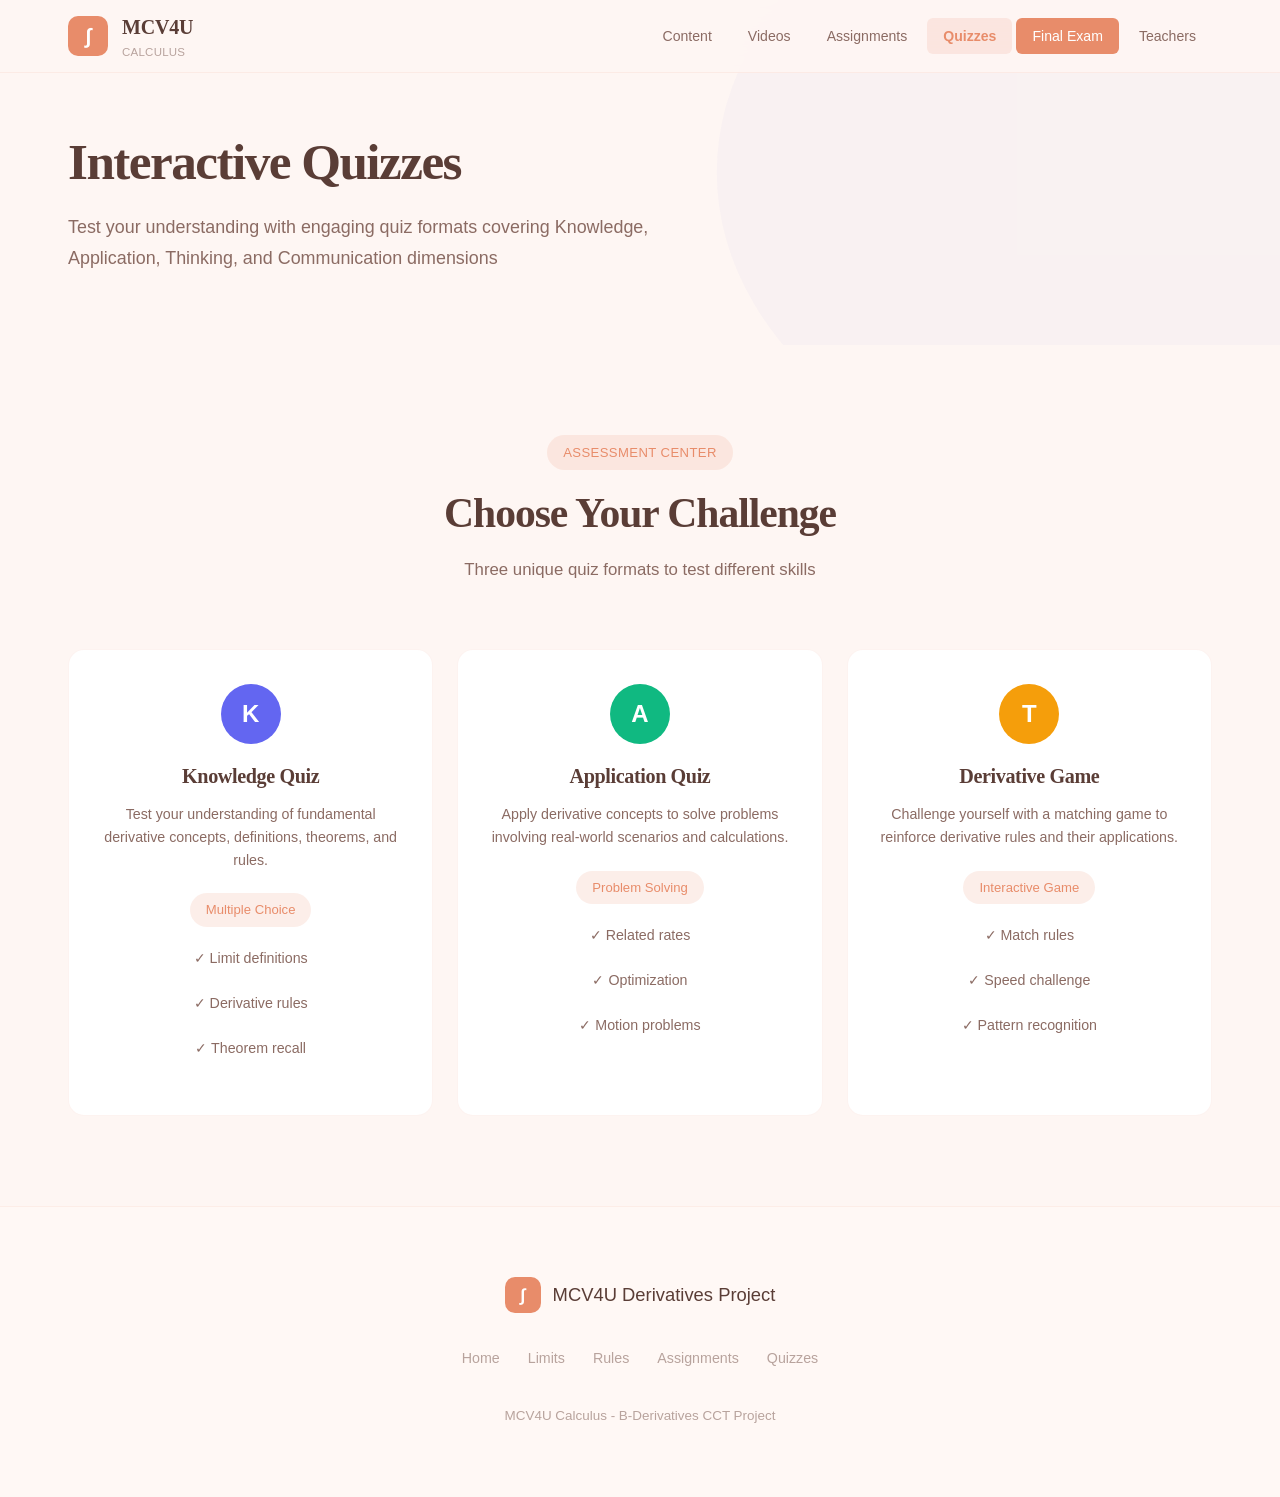
<file: quizzes.html>
<!DOCTYPE html>
<html lang="en">

<head>
    <meta charset="UTF-8">
    <meta name="viewport" content="width=device-width, initial-scale=1.0">
    <title>Interactive Quizzes - MCV4U Derivatives</title>
    <link rel="stylesheet" href="css/style.css">
</head>

<body>
    <nav class="navbar">
        <div class="nav-container">
            <a href="index.html" class="logo">
                <span class="logo-icon">∫</span>
                <span class="logo-text">MCV4U <span class="logo-sub">Calculus</span></span>
            </a>
            <button class="mobile-menu-btn">
                <span></span>
                <span></span>
                <span></span>
            </button>
            <ul class="nav-menu" id="navMenu">
                <li class="nav-item dropdown">
                    <a href="#" class="nav-link">Content</a>
                    <div class="dropdown-content">
                        <a href="limits.html">Limits & Continuity</a>
                        <a href="differentiability.html">Differentiability</a>
                        <a href="rules.html">Derivative Rules</a>
                        <a href="applications.html">Applications</a>
                    </div>
                </li>
                <li class="nav-item"><a href="videos.html" class="nav-link">Videos</a></li>
                <li class="nav-item"><a href="assignments.html" class="nav-link">Assignments</a></li>
                <li class="nav-item"><a href="quizzes.html" class="nav-link active">Quizzes</a></li>
                <li class="nav-item"><a href="final-exam.html" class="nav-link highlight">Final Exam</a></li>
                <li class="nav-item"><a href="teachers.html" class="nav-link">Teachers</a></li>
            </ul>
        </div>
    </nav>

    <section class="page-hero">
        <div class="container">
            <h1>Interactive Quizzes</h1>
            <p>Test your understanding with engaging quiz formats covering Knowledge, Application, Thinking, and
                Communication dimensions</p>
        </div>
    </section>

    <section class="content-section">
        <div class="container">
            <div class="section-header">
                <span class="section-tag">Assessment Center</span>
                <h2 class="section-title">Choose Your Challenge</h2>
                <p class="section-desc">Three unique quiz formats to test different skills</p>
            </div>

            <div class="quiz-grid">
                <div class="quiz-card" onclick="startQuiz('knowledge')">
                    <div class="katc-icon"
                        style="width: 60px; height: 60px; background: #6366f1; border-radius: 50%; display: flex; align-items: center; justify-content: center; font-size: 1.5rem; font-weight: 700; margin: 0 auto 20px;">
                        K</div>
                    <h3>Knowledge Quiz</h3>
                    <p>Test your understanding of fundamental derivative concepts, definitions, theorems, and rules.</p>
                    <div class="quiz-badge">Multiple Choice</div>
                    <div style="margin-top: 20px; color: var(--gray); font-size: 0.85rem;">
                        <p>✓ Limit definitions</p>
                        <p>✓ Derivative rules</p>
                        <p>✓ Theorem recall</p>
                    </div>
                </div>

                <div class="quiz-card" onclick="startQuiz('application')">
                    <div class="katc-icon"
                        style="width: 60px; height: 60px; background: #10b981; border-radius: 50%; display: flex; align-items: center; justify-content: center; font-size: 1.5rem; font-weight: 700; margin: 0 auto 20px;">
                        A</div>
                    <h3>Application Quiz</h3>
                    <p>Apply derivative concepts to solve problems involving real-world scenarios and calculations.</p>
                    <div class="quiz-badge">Problem Solving</div>
                    <div style="margin-top: 20px; color: var(--gray); font-size: 0.85rem;">
                        <p>✓ Related rates</p>
                        <p>✓ Optimization</p>
                        <p>✓ Motion problems</p>
                    </div>
                </div>

                <div class="quiz-card" onclick="startQuiz('game')">
                    <div class="katc-icon"
                        style="width: 60px; height: 60px; background: #f59e0b; border-radius: 50%; display: flex; align-items: center; justify-content: center; font-size: 1.5rem; font-weight: 700; margin: 0 auto 20px;">
                        T</div>
                    <h3>Derivative Game</h3>
                    <p>Challenge yourself with a matching game to reinforce derivative rules and their applications.</p>
                    <div class="quiz-badge">Interactive Game</div>
                    <div style="margin-top: 20px; color: var(--gray); font-size: 0.85rem;">
                        <p>✓ Match rules</p>
                        <p>✓ Speed challenge</p>
                        <p>✓ Pattern recognition</p>
                    </div>
                </div>
            </div>
        </div>
    </section>

    <section class="content-section" id="quizContainer" style="display: none;">
        <div class="container">
            <div class="quiz-container">
                <div id="quizContent"></div>
                <div style="margin-top: 30px; display: flex; justify-content: space-between; align-items: center;">
                    <button class="btn btn-secondary" onclick="prevQuestion()">Previous</button>
                    <div id="quizProgress" style="color: var(--gray);"></div>
                    <button class="btn btn-primary" id="nextBtn" onclick="nextQuestion()">Next</button>
                </div>
                <div id="quizResults" style="display: none; text-align: center; padding: 40px;">
                    <h2 style="font-size: 2rem; margin-bottom: 20px;">Quiz Complete!</h2>
                    <div style="font-size: 3rem; font-weight: 700; color: var(--primary); margin-bottom: 20px;"
                        id="scoreDisplay"></div>
                    <p id="scoreMessage" style="color: var(--gray); margin-bottom: 30px;"></p>
                    <button class="btn btn-primary" onclick="resetQuiz()">Try Again</button>
                </div>
            </div>
        </div>
    </section>

    <section class="content-section" id="gameContainer" style="display: none;">
        <div class="container">
            <div class="game-container">
                <div class="game-header">
                    <h2>Match the Derivative Rule!</h2>
                    <div class="game-score">Score: <span id="gameScore">0</span></div>
                    <div class="game-timer">Time: <span id="gameTimer">60</span>s</div>
                </div>
                <div id="gameContent">
                    <p style="text-align: center; margin-bottom: 20px; color: var(--gray);">Drag the correct derivative
                        to match the function</p>
                    <div id="functionDisplay"
                        style="background: var(--dark); padding: 20px; border-radius: 12px; text-align: center; font-size: 1.5rem; margin-bottom: 20px;">
                    </div>
                    <div class="drop-zone" id="dropZone">
                        <p style="color: var(--gray);">Drop derivative here</p>
                    </div>
                    <div class="drag-blocks" id="dragBlocks"></div>
                </div>
                <div style="text-align: center; margin-top: 30px;">
                    <button class="btn btn-secondary" onclick="resetGame()">Reset Game</button>
                </div>
            </div>
        </div>
    </section>

    <footer class="footer">
        <div class="container">
            <div class="footer-content">
                <div class="footer-brand">
                    <span class="logo-icon">∫</span>
                    <span>MCV4U Derivatives Project</span>
                </div>
                <div class="footer-links">
                    <a href="index.html">Home</a>
                    <a href="limits.html">Limits</a>
                    <a href="rules.html">Rules</a>
                    <a href="assignments.html">Assignments</a>
                    <a href="quizzes.html">Quizzes</a>
                </div>
                <div class="footer-bottom">
                    <p>MCV4U Calculus - B-Derivatives CCT Project</p>
                </div>
            </div>
        </div>
    </footer>

    <script src="js/main.js"></script>
    <script>
        const quizData = {
            knowledge: {
                questions: [
                    {
                        q: "What is the definition of a derivative f'(x)?",
                        options: [
                            "lim (h→0) [f(x+h) - f(x)] / h",
                            "lim (x→0) [f(x+h) - f(x)] / h",
                            "lim (h→∞) [f(x+h) - f(x)] / h",
                            "lim (h→0) [f(x) - f(h)] / x"
                        ],
                        correct: 0
                    },
                    {
                        q: "If a function is differentiable at a point, what must be true?",
                        options: [
                            "The function must be continuous",
                            "The function must have a hole",
                            "The function must be constant",
                            "The function must be increasing"
                        ],
                        correct: 0
                    },
                    {
                        q: "What is d/dx[sin(x)]?",
                        options: ["cos(x)", "-cos(x)", "sin(x)", "-sin(x)"],
                        correct: 0
                    },
                    {
                        q: "The limit lim (x→0) sin(x)/x equals:",
                        options: ["1", "0", "∞", "Does not exist"],
                        correct: 0
                    },
                    {
                        q: "If f is continuous at x = a, is f differentiable at x = a?",
                        options: [
                            "Not necessarily",
                            "Yes, always",
                            "No, never",
                            "Only if f is linear"
                        ],
                        correct: 0
                    }
                ]
            },
            application: {
                questions: [
                    {
                        q: "A balloon has volume V = (4/3)πr³. If dV/dt = 100 and r = 5, what is dr/dt?",
                        options: [
                            "1/π",
                            "100/(4π)",
                            "1",
                            "4/π"
                        ],
                        correct: 0
                    },
                    {
                        q: "Find the maximum area of a rectangle with perimeter 40cm.",
                        options: [
                            "100 cm²",
                            "80 cm²",
                            "200 cm²",
                            "160 cm²"
                        ],
                        correct: 0
                    },
                    {
                        q: "If f(x) = x³ - 3x, find f'(1).",
                        options: [
                            "0",
                            "3",
                            "-3",
                            "6"
                        ],
                        correct: 0
                    },
                    {
                        q: "A ladder 10m long leans against a wall. Bottom slides at 2m/s. Find dy/dt when x=6m, y=8m.",
                        options: [
                            "-3/2 m/s",
                            "3/2 m/s",
                            "-5/4 m/s",
                            "5/4 m/s"
                        ],
                        correct: 0
                    },
                    {
                        q: "Find the point where f(x) = x² - 4x + 3 has a horizontal tangent.",
                        options: [
                            "x = 2",
                            "x = 0",
                            "x = 4",
                            "x = -2"
                        ],
                        correct: 0
                    }
                ]
            }
        };

        let currentQuiz = null;
        let currentQuestion = 0;
        let score = 0;
        let answered = false;
        let gameScore = 0;
        let gameTimer = null;
        let timeLeft = 60;

        function startQuiz(type) {
            currentQuiz = type;
            currentQuestion = 0;
            score = 0;
            document.getElementById('quizContainer').style.display = 'block';
            document.getElementById('gameContainer').style.display = 'none';
            document.getElementById('quizResults').style.display = 'none';
            document.getElementById('quizContent').style.display = 'block';
            loadQuestion();
            window.scrollTo(0, 400);
        }

        function loadQuestion() {
            const quiz = quizData[currentQuiz];
            const q = quiz.questions[currentQuestion];
            const optionsHtml = q.options.map((opt, i) =>
                `<div class="quiz-option" onclick="selectAnswer(${i})">${opt}</div>`
            ).join('');

            document.getElementById('quizContent').innerHTML = `
                <div class="quiz-question">${currentQuestion + 1}. ${q.q}</div>
                <div class="quiz-options">${optionsHtml}</div>
            `;
            document.getElementById('quizProgress').textContent =
                `${currentQuestion + 1} / ${quiz.questions.length}`;
            document.getElementById('nextBtn').textContent =
                currentQuestion === quiz.questions.length - 1 ? 'Finish' : 'Next';
            answered = false;
        }

        function selectAnswer(index) {
            if (answered) return;
            answered = true;

            const q = quizData[currentQuiz].questions[currentQuestion];
            const options = document.querySelectorAll('.quiz-option');

            options.forEach((opt, i) => {
                opt.onclick = null;
                if (i === q.correct) {
                    opt.classList.add('correct');
                } else if (i === index && index !== q.correct) {
                    opt.classList.add('incorrect');
                }
            });

            if (index === q.correct) {
                score++;
            }
        }

        function nextQuestion() {
            const quiz = quizData[currentQuiz];
            if (currentQuestion < quiz.questions.length - 1) {
                currentQuestion++;
                loadQuestion();
            } else {
                showResults();
            }
        }

        function prevQuestion() {
            if (currentQuestion > 0) {
                currentQuestion--;
                loadQuestion();
            }
        }

        function showResults() {
            document.getElementById('quizContent').style.display = 'none';
            document.getElementById('quizResults').style.display = 'block';
            const percentage = Math.round((score / quizData[currentQuiz].questions.length) * 100);
            document.getElementById('scoreDisplay').textContent = `${percentage}%`;
            document.getElementById('scoreMessage').textContent =
                percentage >= 80 ? "Excellent work!" :
                    percentage >= 60 ? "Good job! Keep practicing." :
                        "Review the material and try again.";
        }

        function resetQuiz() {
            document.getElementById('quizContainer').style.display = 'none';
            document.getElementById('gameContainer').style.display = 'none';
        }

        function startQuiz(type) {
            currentQuiz = type;
            currentQuestion = 0;
            score = 0;
            document.getElementById('quizContainer').style.display = 'block';
            document.getElementById('gameContainer').style.display = 'none';
            document.getElementById('quizResults').style.display = 'none';
            document.getElementById('quizContent').style.display = 'block';
            loadQuestion();
            window.scrollTo(0, 400);
        }

        const gameFunctions = [
            { fn: "x²", deriv: "2x" },
            { fn: "x³", deriv: "3x²" },
            { fn: "sin(x)", deriv: "cos(x)" },
            { fn: "eˣ", deriv: "eˣ" },
            { fn: "ln(x)", deriv: "1/x" },
            { fn: "cos(x)", deriv: "-sin(x)" },
            { fn: "x⁴", deriv: "4x³" },
            { fn: "tan(x)", deriv: "sec²(x)" }
        ];

        let currentGameFn = null;
        let gameTimerInterval = null;

        function startGame() {
            document.getElementById('quizContainer').style.display = 'none';
            document.getElementById('gameContainer').style.display = 'block';
            gameScore = 0;
            timeLeft = 60;
            document.getElementById('gameScore').textContent = gameScore;
            document.getElementById('gameTimer').textContent = timeLeft;
            nextGameQuestion();

            if (gameTimerInterval) clearInterval(gameTimerInterval);
            gameTimerInterval = setInterval(() => {
                timeLeft--;
                document.getElementById('gameTimer').textContent = timeLeft;
                if (timeLeft <= 0) {
                    clearInterval(gameTimerInterval);
                    alert('Time\'s up! Final score: ' + gameScore);
                }
            }, 1000);
        }

        function nextGameQuestion() {
            const shuffled = [...gameFunctions].sort(() => Math.random() - 0.5);
            currentGameFn = shuffled[0];

            document.getElementById('functionDisplay').textContent = "f(x) = " + currentGameFn.fn;

            const wrongAnswers = shuffled.slice(1, 4).map(s => s.deriv);
            const allOptions = [currentGameFn.deriv, ...wrongAnswers].sort(() => Math.random() - 0.5);

            document.getElementById('dragBlocks').innerHTML = allOptions.map(opt =>
                `<div class="drag-block" draggable="true" ondragstart="drag(event)" ondrop="drop(event)" ondragover="allowDrop(event)">${opt}</div>`
            ).join('');

            const dropZone = document.getElementById('dropZone');
            dropZone.innerHTML = '<p style="color: var(--gray);">Drop derivative here</p>';
            dropZone.ondrop = (e) => drop(e, currentGameFn.deriv);
        }

        function allowDrop(ev) {
            ev.preventDefault();
        }

        function drag(ev) {
            ev.dataTransfer.setData("text", ev.target.textContent);
        }

        function drop(ev, correctAnswer) {
            ev.preventDefault();
            const answer = ev.dataTransfer.getData("text");
            document.getElementById('dropZone').innerHTML = answer;

            if (answer === correctAnswer) {
                gameScore += 10;
                document.getElementById('gameScore').textContent = gameScore;
                setTimeout(() => {
                    nextGameQuestion();
                }, 500);
            } else {
                gameScore = Math.max(0, gameScore - 5);
                document.getElementById('gameScore').textContent = gameScore;
                setTimeout(() => {
                    nextGameQuestion();
                }, 1000);
            }
        }

        function resetGame() {
            if (gameTimerInterval) clearInterval(gameTimerInterval);
            startGame();
        }

        document.addEventListener('DOMContentLoaded', () => {
            document.querySelectorAll('.quiz-card')[2].onclick = startGame;
        });
    </script>
</body>

</html>
</file>
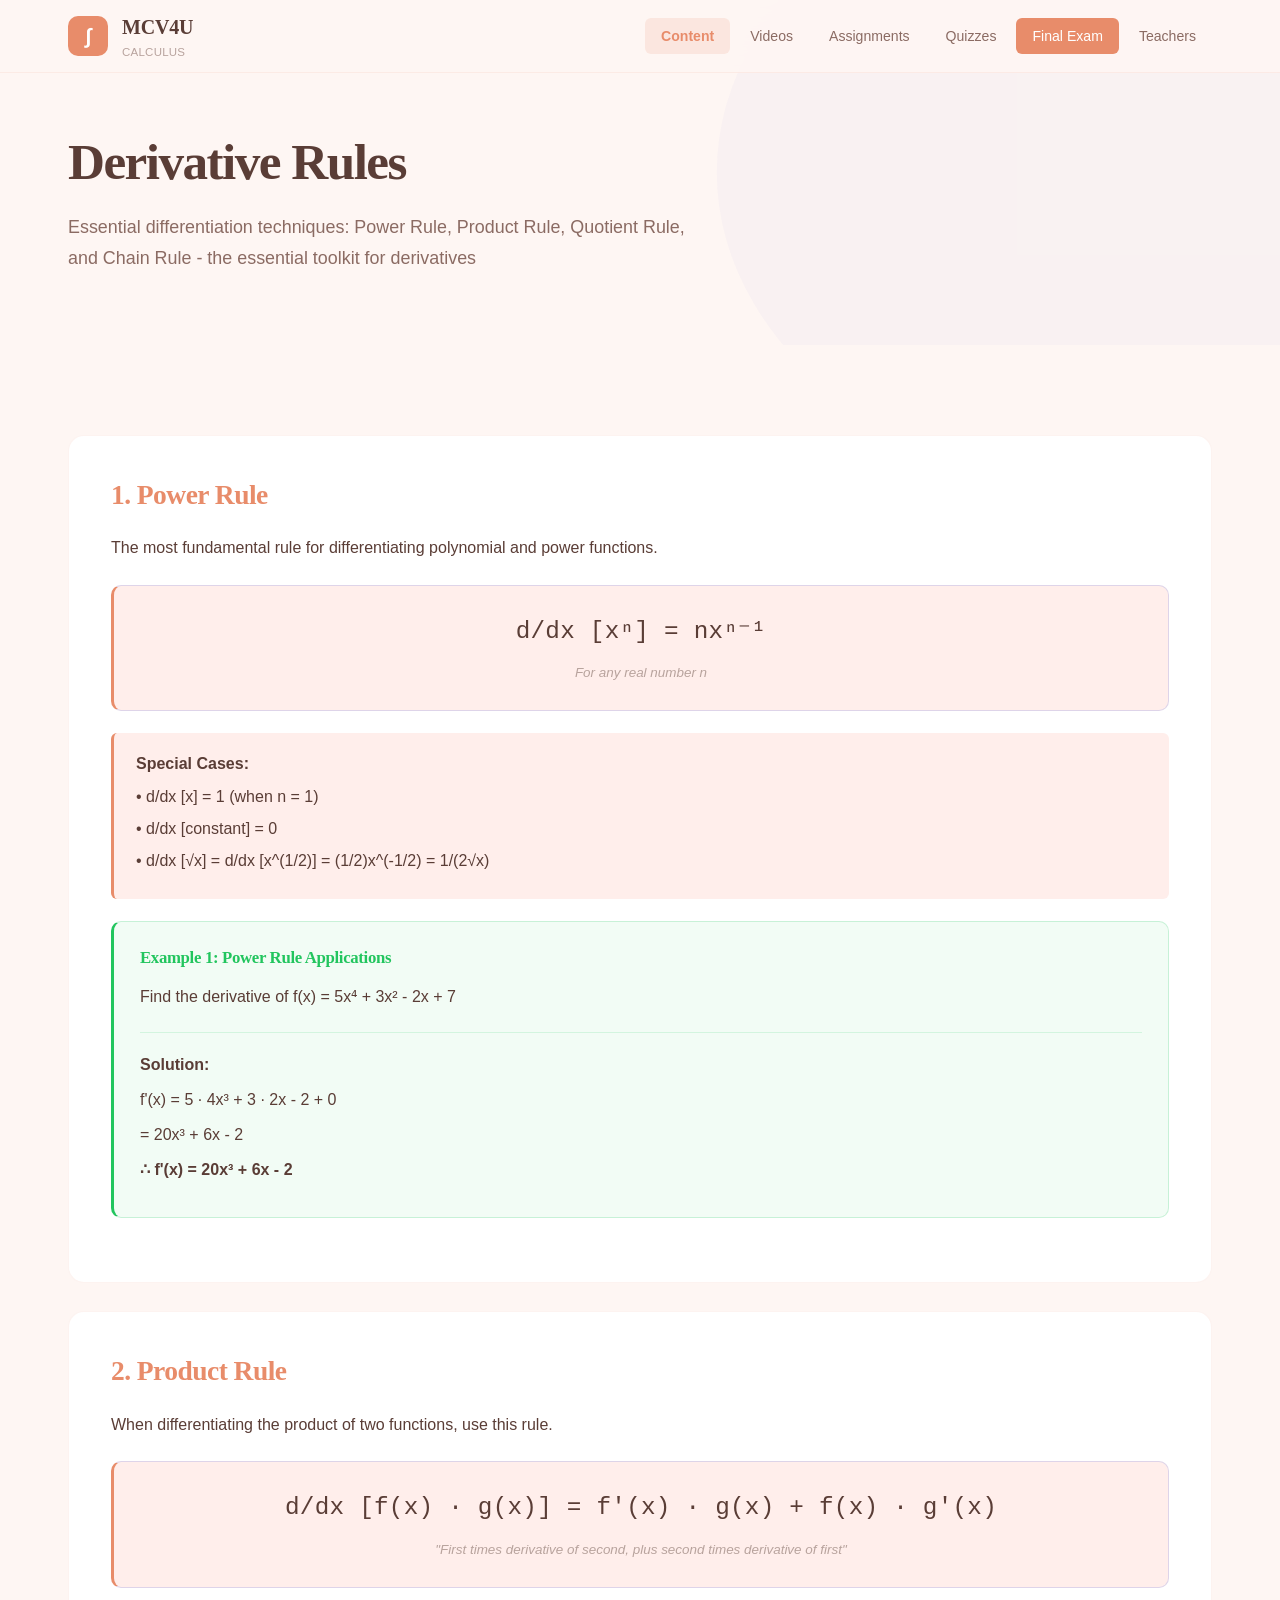
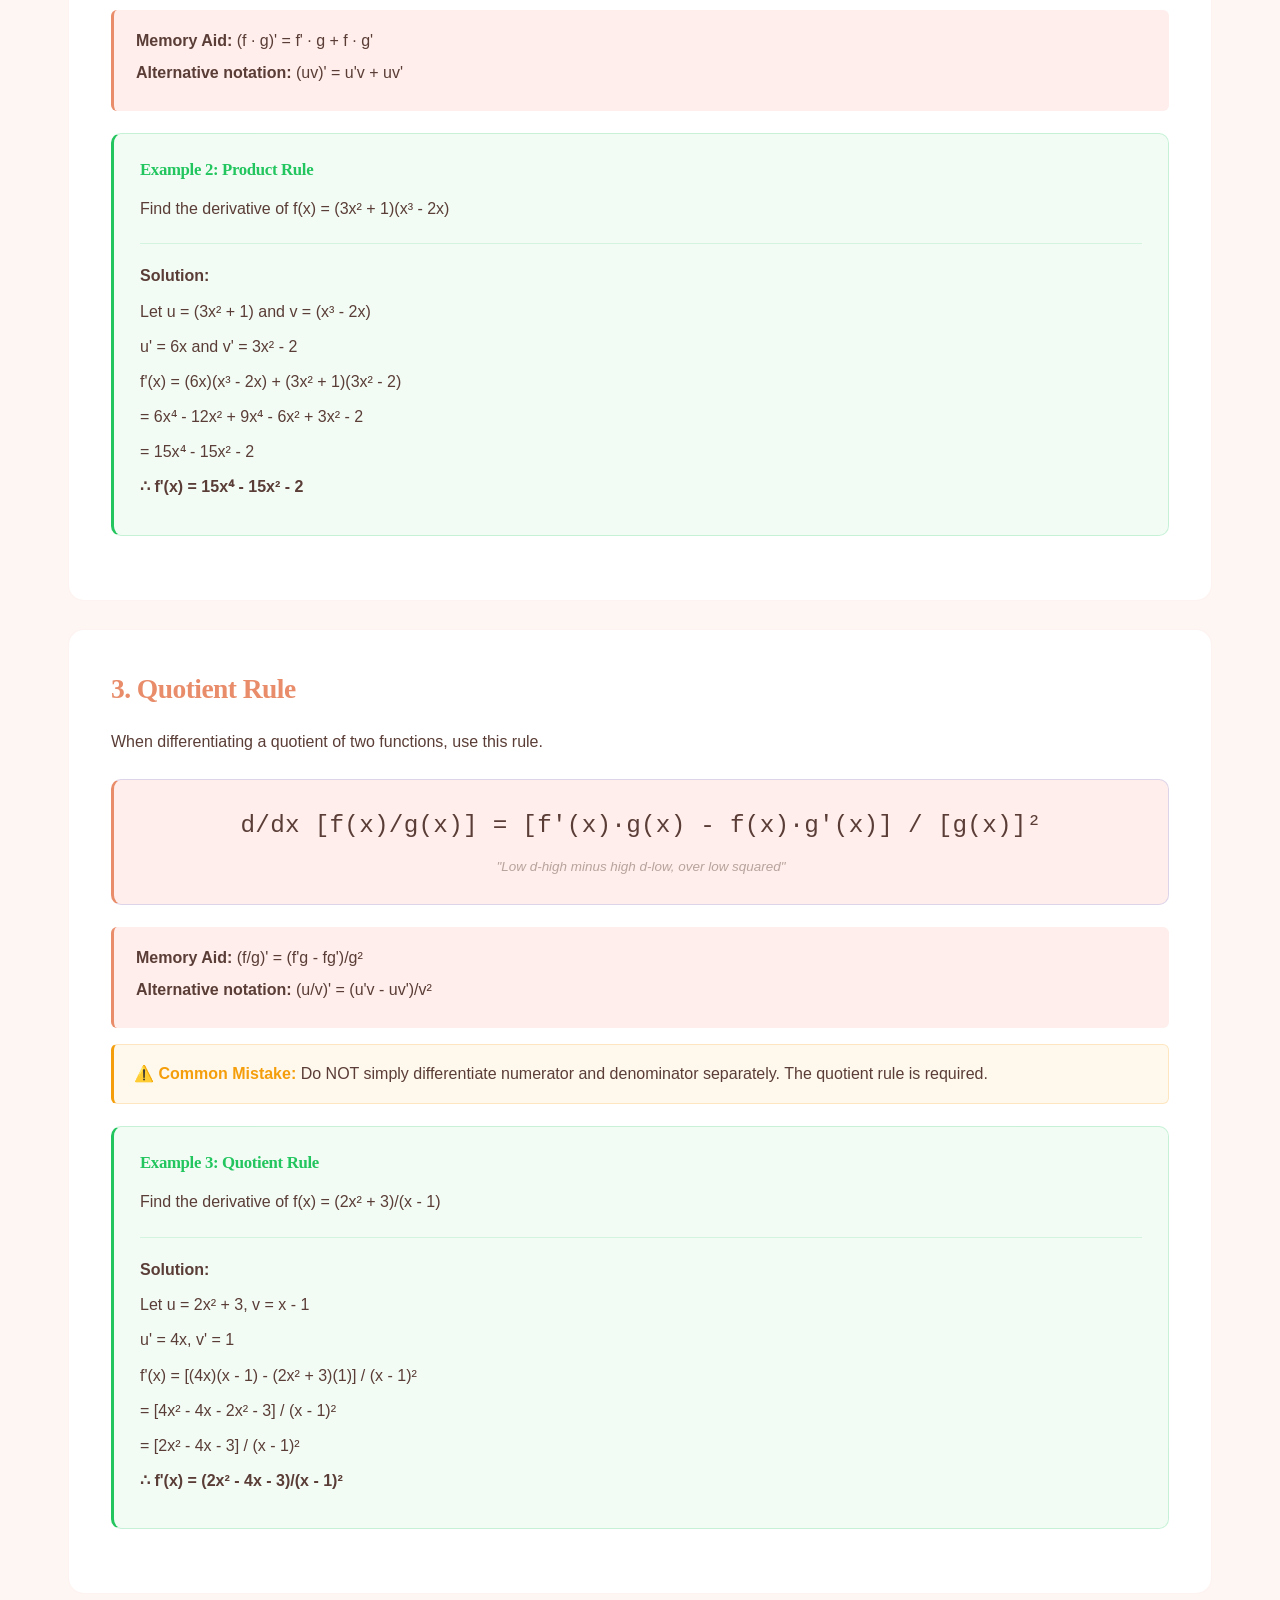
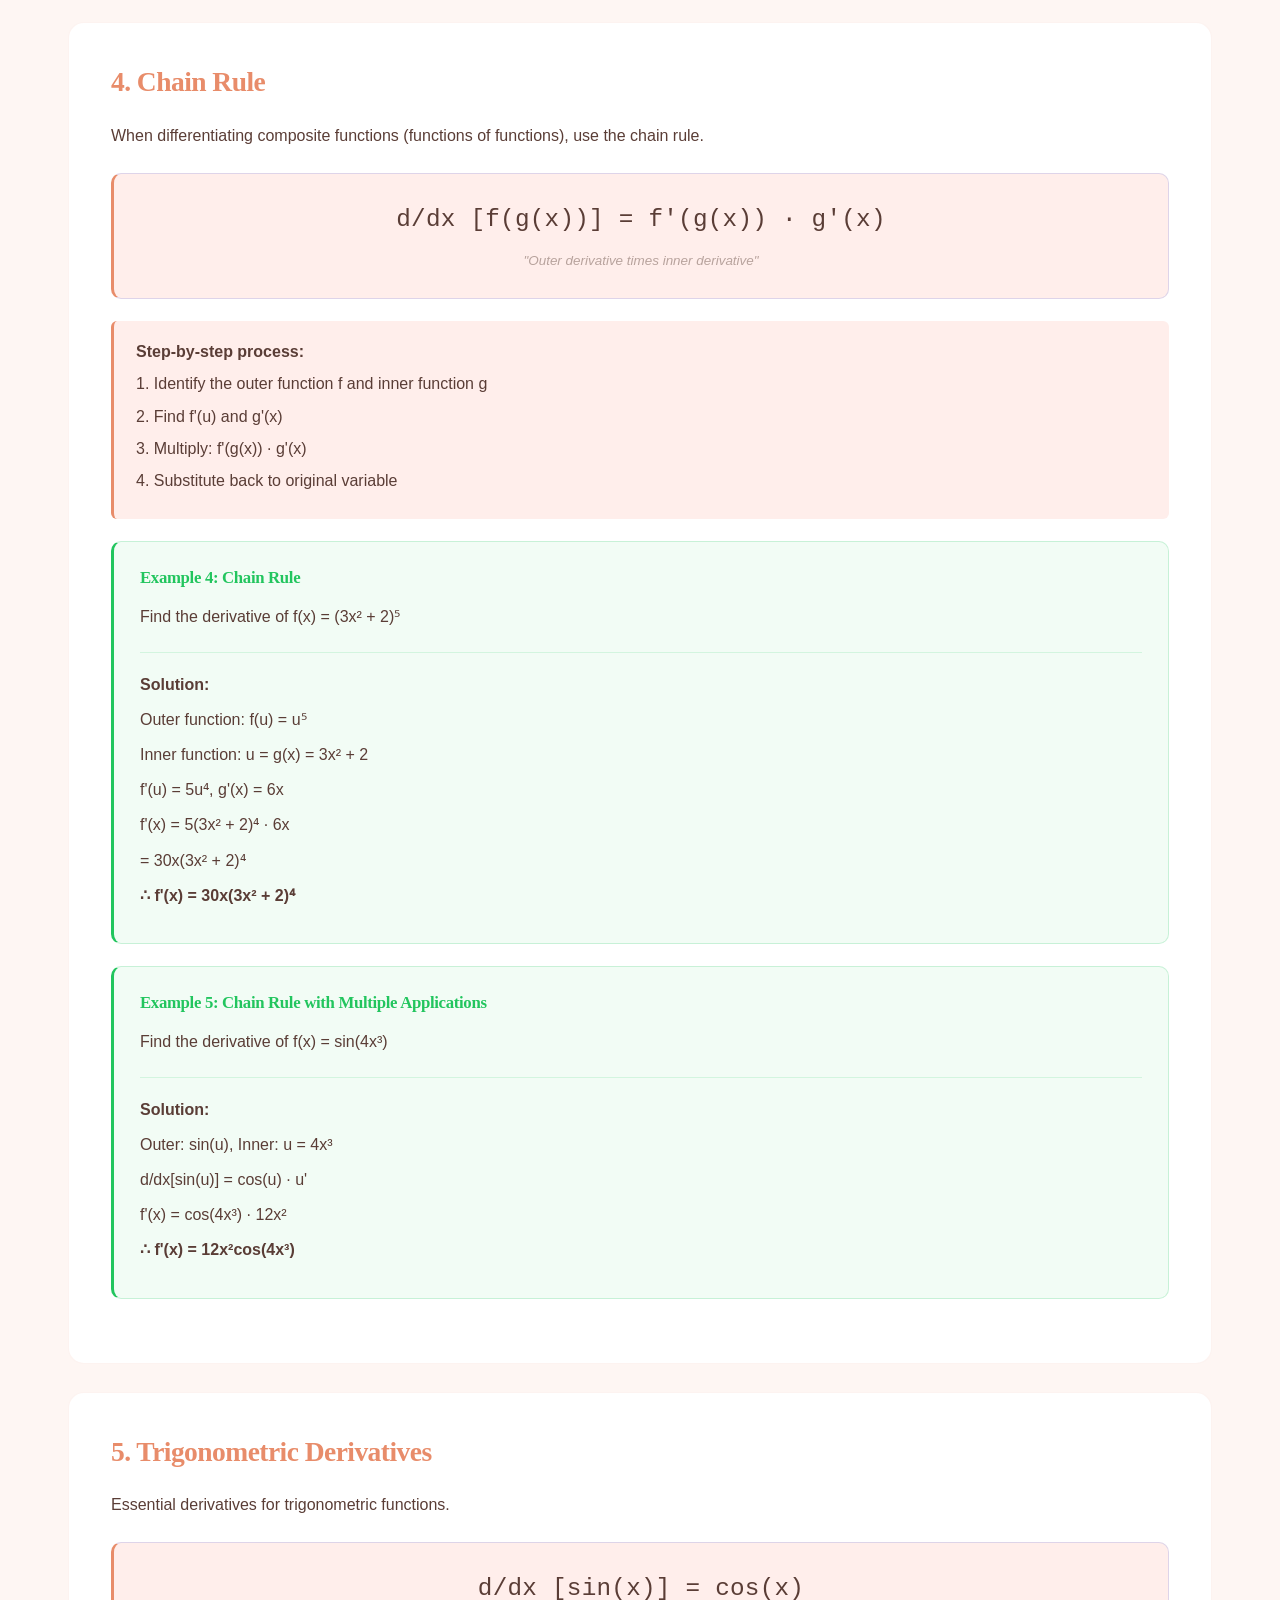
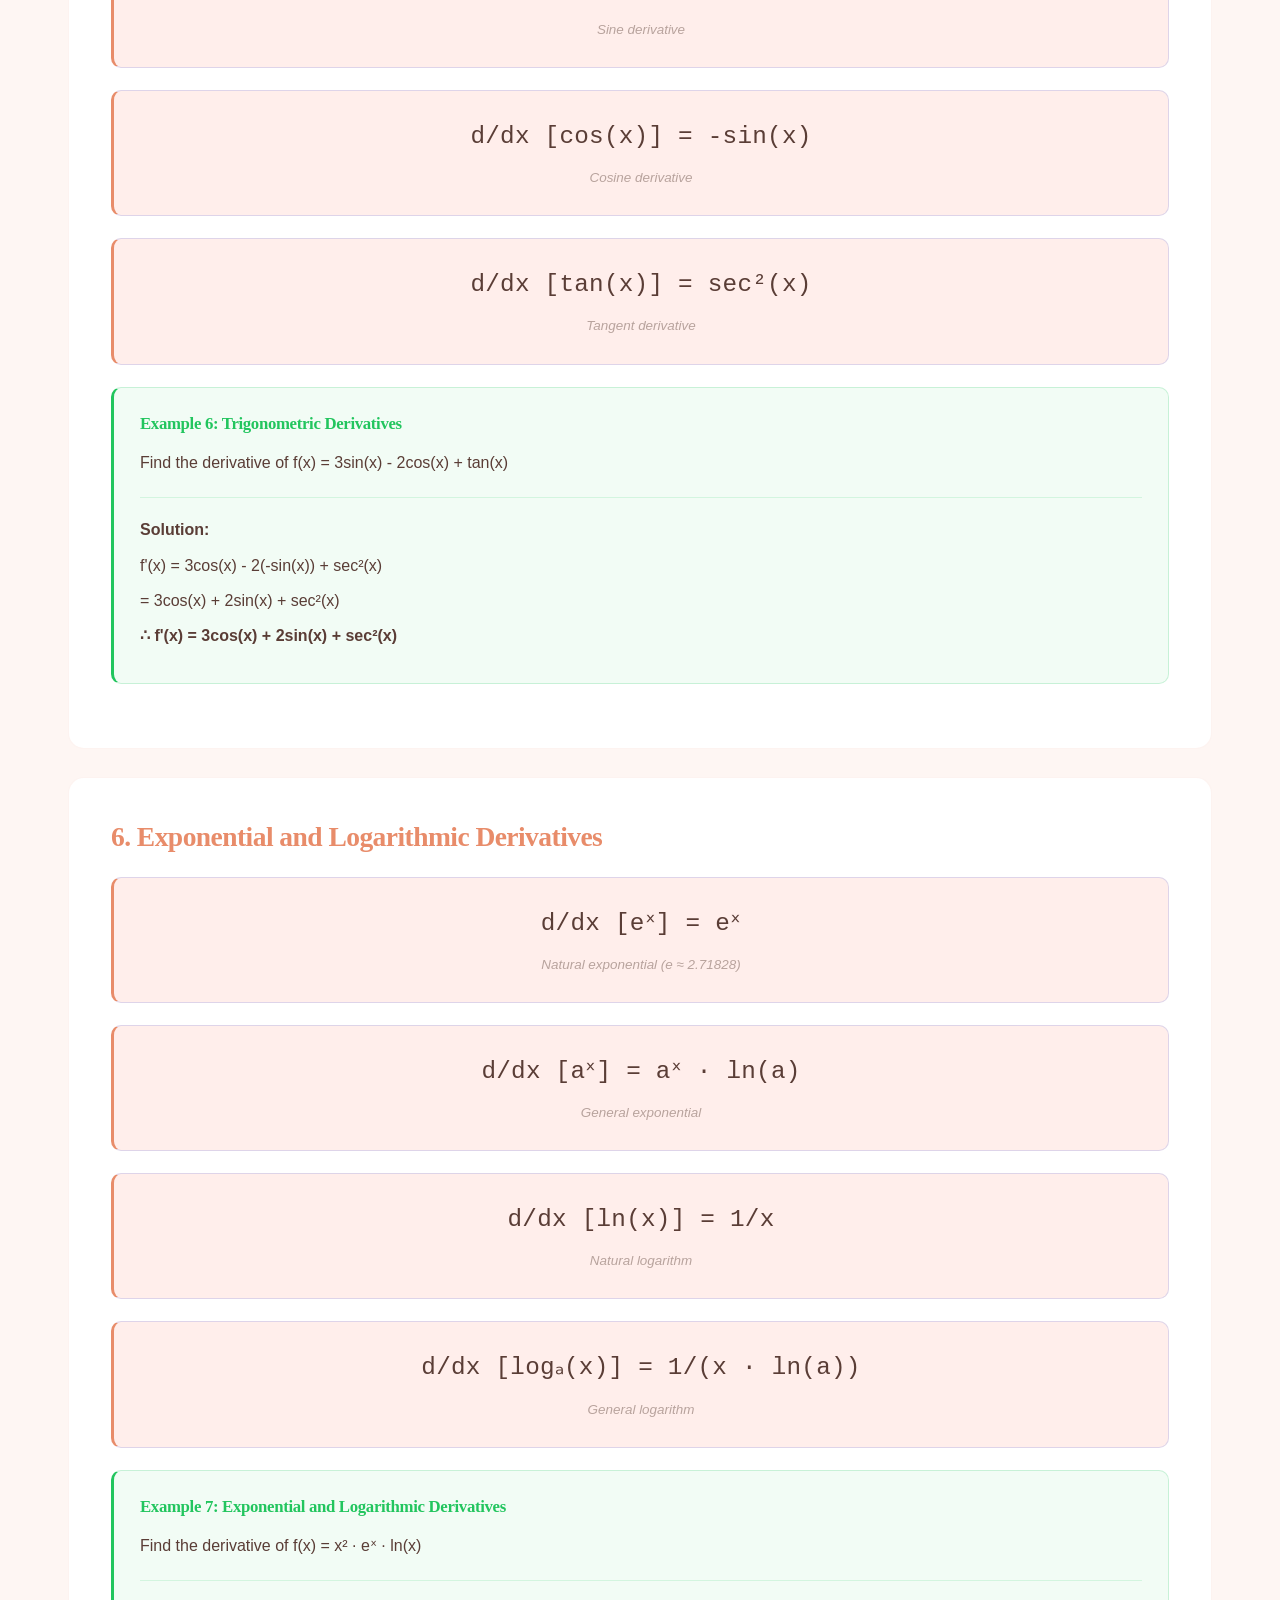
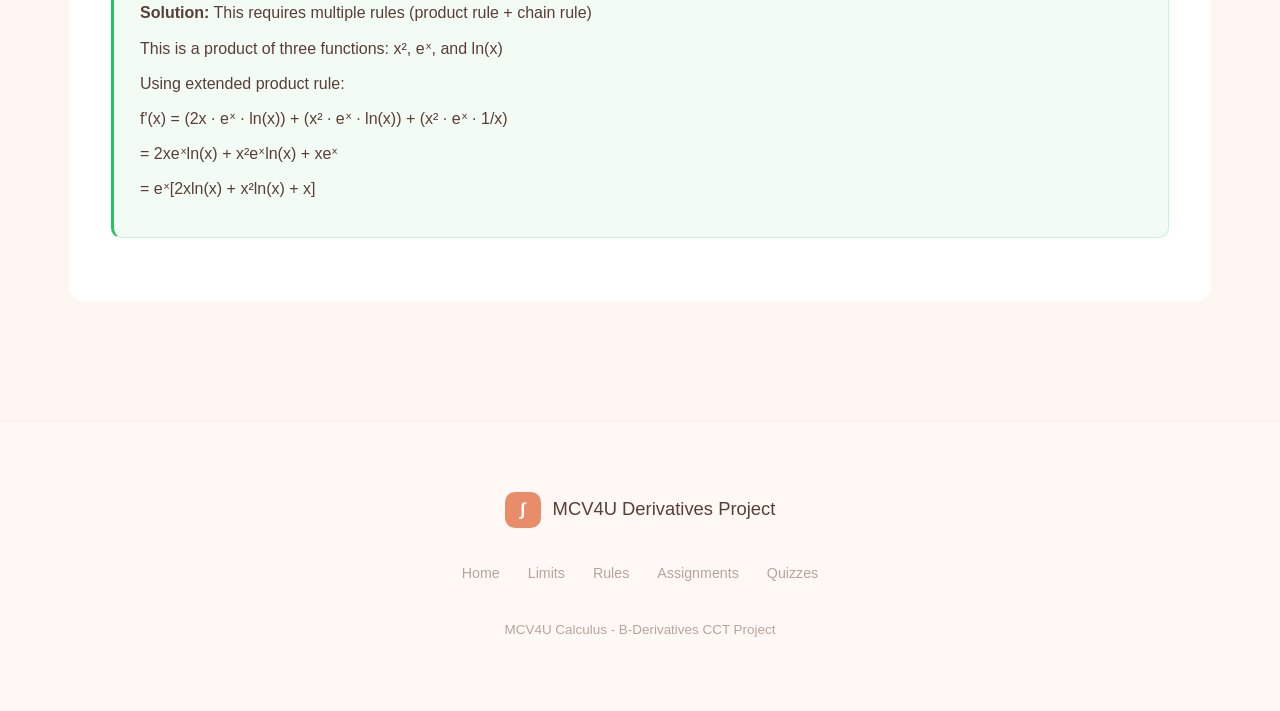
<file: rules.html>
<!DOCTYPE html>
<html lang="en">
<head>
    <meta charset="UTF-8">
    <meta name="viewport" content="width=device-width, initial-scale=1.0">
    <title>Derivative Rules - MCV4U Derivatives</title>
    <link rel="stylesheet" href="css/style.css">
</head>
<body>
    <nav class="navbar">
        <div class="nav-container">
            <a href="index.html" class="logo">
                <span class="logo-icon">∫</span>
                <span class="logo-text">MCV4U <span class="logo-sub">Calculus</span></span>
            </a>
            <button class="mobile-menu-btn">
                <span></span>
                <span></span>
                <span></span>
            </button>
            <ul class="nav-menu" id="navMenu">
                <li class="nav-item dropdown">
                    <a href="#" class="nav-link active">Content</a>
                    <div class="dropdown-content">
                        <a href="limits.html">Limits & Continuity</a>
                        <a href="differentiability.html">Differentiability</a>
                        <a href="rules.html">Derivative Rules</a>
                        <a href="applications.html">Applications</a>
                    </div>
                </li>
                <li class="nav-item"><a href="videos.html" class="nav-link">Videos</a></li>
                <li class="nav-item"><a href="assignments.html" class="nav-link">Assignments</a></li>
                <li class="nav-item"><a href="quizzes.html" class="nav-link">Quizzes</a></li>
                <li class="nav-item"><a href="final-exam.html" class="nav-link highlight">Final Exam</a></li>
                <li class="nav-item"><a href="teachers.html" class="nav-link">Teachers</a></li>
            </ul>
        </div>
    </nav>

    <section class="page-hero">
        <div class="container">
            <h1>Derivative Rules</h1>
            <p>Essential differentiation techniques: Power Rule, Product Rule, Quotient Rule, and Chain Rule - the essential toolkit for derivatives</p>
        </div>
    </section>

    <section class="content-section">
        <div class="container">
            <div class="concept-block">
                <h2>1. Power Rule</h2>
                <p>The most fundamental rule for differentiating polynomial and power functions.</p>

                <div class="formula-box">
                    <div class="formula">d/dx [xⁿ] = nxⁿ⁻¹</div>
                    <div class="formula-label">For any real number n</div>
                </div>

                <div class="step-box">
                    <p><strong>Special Cases:</strong></p>
                    <p>• d/dx [x] = 1 (when n = 1)</p>
                    <p>• d/dx [constant] = 0</p>
                    <p>• d/dx [√x] = d/dx [x^(1/2)] = (1/2)x^(-1/2) = 1/(2√x)</p>
                </div>

                <div class="example-box">
                    <h4>Example 1: Power Rule Applications</h4>
                    <p>Find the derivative of f(x) = 5x⁴ + 3x² - 2x + 7</p>
                    <div class="solution">
                        <p><strong>Solution:</strong></p>
                        <p>f'(x) = 5 · 4x³ + 3 · 2x - 2 + 0</p>
                        <p>= 20x³ + 6x - 2</p>
                        <p><strong>∴ f'(x) = 20x³ + 6x - 2</strong></p>
                    </div>
                </div>
            </div>

            <div class="concept-block">
                <h2>2. Product Rule</h2>
                <p>When differentiating the product of two functions, use this rule.</p>

                <div class="formula-box">
                    <div class="formula">d/dx [f(x) · g(x)] = f'(x) · g(x) + f(x) · g'(x)</div>
                    <div class="formula-label">"First times derivative of second, plus second times derivative of first"</div>
                </div>

                <div class="step-box">
                    <p><strong>Memory Aid:</strong> (f · g)' = f' · g + f · g'</p>
                    <p><strong>Alternative notation:</strong> (uv)' = u'v + uv'</p>
                </div>

                <div class="example-box">
                    <h4>Example 2: Product Rule</h4>
                    <p>Find the derivative of f(x) = (3x² + 1)(x³ - 2x)</p>
                    <div class="solution">
                        <p><strong>Solution:</strong></p>
                        <p>Let u = (3x² + 1) and v = (x³ - 2x)</p>
                        <p>u' = 6x and v' = 3x² - 2</p>
                        <p>f'(x) = (6x)(x³ - 2x) + (3x² + 1)(3x² - 2)</p>
                        <p>= 6x⁴ - 12x² + 9x⁴ - 6x² + 3x² - 2</p>
                        <p>= 15x⁴ - 15x² - 2</p>
                        <p><strong>∴ f'(x) = 15x⁴ - 15x² - 2</strong></p>
                    </div>
                </div>
            </div>

            <div class="concept-block">
                <h2>3. Quotient Rule</h2>
                <p>When differentiating a quotient of two functions, use this rule.</p>

                <div class="formula-box">
                    <div class="formula">d/dx [f(x)/g(x)] = [f'(x)·g(x) - f(x)·g'(x)] / [g(x)]²</div>
                    <div class="formula-label">"Low d-high minus high d-low, over low squared"</div>
                </div>

                <div class="step-box">
                    <p><strong>Memory Aid:</strong> (f/g)' = (f'g - fg')/g²</p>
                    <p><strong>Alternative notation:</strong> (u/v)' = (u'v - uv')/v²</p>
                </div>

                <div class="note-box">
                    <strong>⚠️ Common Mistake:</strong> Do NOT simply differentiate numerator and denominator separately. The quotient rule is required.
                </div>

                <div class="example-box">
                    <h4>Example 3: Quotient Rule</h4>
                    <p>Find the derivative of f(x) = (2x² + 3)/(x - 1)</p>
                    <div class="solution">
                        <p><strong>Solution:</strong></p>
                        <p>Let u = 2x² + 3, v = x - 1</p>
                        <p>u' = 4x, v' = 1</p>
                        <p>f'(x) = [(4x)(x - 1) - (2x² + 3)(1)] / (x - 1)²</p>
                        <p>= [4x² - 4x - 2x² - 3] / (x - 1)²</p>
                        <p>= [2x² - 4x - 3] / (x - 1)²</p>
                        <p><strong>∴ f'(x) = (2x² - 4x - 3)/(x - 1)²</strong></p>
                    </div>
                </div>
            </div>

            <div class="concept-block">
                <h2>4. Chain Rule</h2>
                <p>When differentiating composite functions (functions of functions), use the chain rule.</p>

                <div class="formula-box">
                    <div class="formula">d/dx [f(g(x))] = f'(g(x)) · g'(x)</div>
                    <div class="formula-label">"Outer derivative times inner derivative"</div>
                </div>

                <div class="step-box">
                    <p><strong>Step-by-step process:</strong></p>
                    <p>1. Identify the outer function f and inner function g</p>
                    <p>2. Find f'(u) and g'(x)</p>
                    <p>3. Multiply: f'(g(x)) · g'(x)</p>
                    <p>4. Substitute back to original variable</p>
                </div>

                <div class="example-box">
                    <h4>Example 4: Chain Rule</h4>
                    <p>Find the derivative of f(x) = (3x² + 2)⁵</p>
                    <div class="solution">
                        <p><strong>Solution:</strong></p>
                        <p>Outer function: f(u) = u⁵</p>
                        <p>Inner function: u = g(x) = 3x² + 2</p>
                        <p>f'(u) = 5u⁴, g'(x) = 6x</p>
                        <p>f'(x) = 5(3x² + 2)⁴ · 6x</p>
                        <p>= 30x(3x² + 2)⁴</p>
                        <p><strong>∴ f'(x) = 30x(3x² + 2)⁴</strong></p>
                    </div>
                </div>

                <div class="example-box">
                    <h4>Example 5: Chain Rule with Multiple Applications</h4>
                    <p>Find the derivative of f(x) = sin(4x³)</p>
                    <div class="solution">
                        <p><strong>Solution:</strong></p>
                        <p>Outer: sin(u), Inner: u = 4x³</p>
                        <p>d/dx[sin(u)] = cos(u) · u'</p>
                        <p>f'(x) = cos(4x³) · 12x²</p>
                        <p><strong>∴ f'(x) = 12x²cos(4x³)</strong></p>
                    </div>
                </div>
            </div>

            <div class="concept-block">
                <h2>5. Trigonometric Derivatives</h2>
                <p>Essential derivatives for trigonometric functions.</p>

                <div class="formula-box">
                    <div class="formula">d/dx [sin(x)] = cos(x)</div>
                    <div class="formula-label">Sine derivative</div>
                </div>
                <div class="formula-box">
                    <div class="formula">d/dx [cos(x)] = -sin(x)</div>
                    <div class="formula-label">Cosine derivative</div>
                </div>
                <div class="formula-box">
                    <div class="formula">d/dx [tan(x)] = sec²(x)</div>
                    <div class="formula-label">Tangent derivative</div>
                </div>

                <div class="example-box">
                    <h4>Example 6: Trigonometric Derivatives</h4>
                    <p>Find the derivative of f(x) = 3sin(x) - 2cos(x) + tan(x)</p>
                    <div class="solution">
                        <p><strong>Solution:</strong></p>
                        <p>f'(x) = 3cos(x) - 2(-sin(x)) + sec²(x)</p>
                        <p>= 3cos(x) + 2sin(x) + sec²(x)</p>
                        <p><strong>∴ f'(x) = 3cos(x) + 2sin(x) + sec²(x)</strong></p>
                    </div>
                </div>
            </div>

            <div class="concept-block">
                <h2>6. Exponential and Logarithmic Derivatives</h2>

                <div class="formula-box">
                    <div class="formula">d/dx [eˣ] = eˣ</div>
                    <div class="formula-label">Natural exponential (e ≈ 2.71828)</div>
                </div>
                <div class="formula-box">
                    <div class="formula">d/dx [aˣ] = aˣ · ln(a)</div>
                    <div class="formula-label">General exponential</div>
                </div>
                <div class="formula-box">
                    <div class="formula">d/dx [ln(x)] = 1/x</div>
                    <div class="formula-label">Natural logarithm</div>
                </div>
                <div class="formula-box">
                    <div class="formula">d/dx [logₐ(x)] = 1/(x · ln(a))</div>
                    <div class="formula-label">General logarithm</div>
                </div>

                <div class="example-box">
                    <h4>Example 7: Exponential and Logarithmic Derivatives</h4>
                    <p>Find the derivative of f(x) = x² · eˣ · ln(x)</p>
                    <div class="solution">
                        <p><strong>Solution:</strong> This requires multiple rules (product rule + chain rule)</p>
                        <p>This is a product of three functions: x², eˣ, and ln(x)</p>
                        <p>Using extended product rule:</p>
                        <p>f'(x) = (2x · eˣ · ln(x)) + (x² · eˣ · ln(x)) + (x² · eˣ · 1/x)</p>
                        <p>= 2xeˣln(x) + x²eˣln(x) + xeˣ</p>
                        <p>= eˣ[2xln(x) + x²ln(x) + x]</p>
                    </div>
                </div>
            </div>
        </div>
    </section>

    <footer class="footer">
        <div class="container">
            <div class="footer-content">
                <div class="footer-brand">
                    <span class="logo-icon">∫</span>
                    <span>MCV4U Derivatives Project</span>
                </div>
                <div class="footer-links">
                    <a href="index.html">Home</a>
                    <a href="limits.html">Limits</a>
                    <a href="rules.html">Rules</a>
                    <a href="assignments.html">Assignments</a>
                    <a href="quizzes.html">Quizzes</a>
                </div>
                <div class="footer-bottom">
                    <p>MCV4U Calculus - B-Derivatives CCT Project</p>
                </div>
            </div>
        </div>
    </footer>

    <script src="js/main.js"></script>
</body>
</html>
</file>
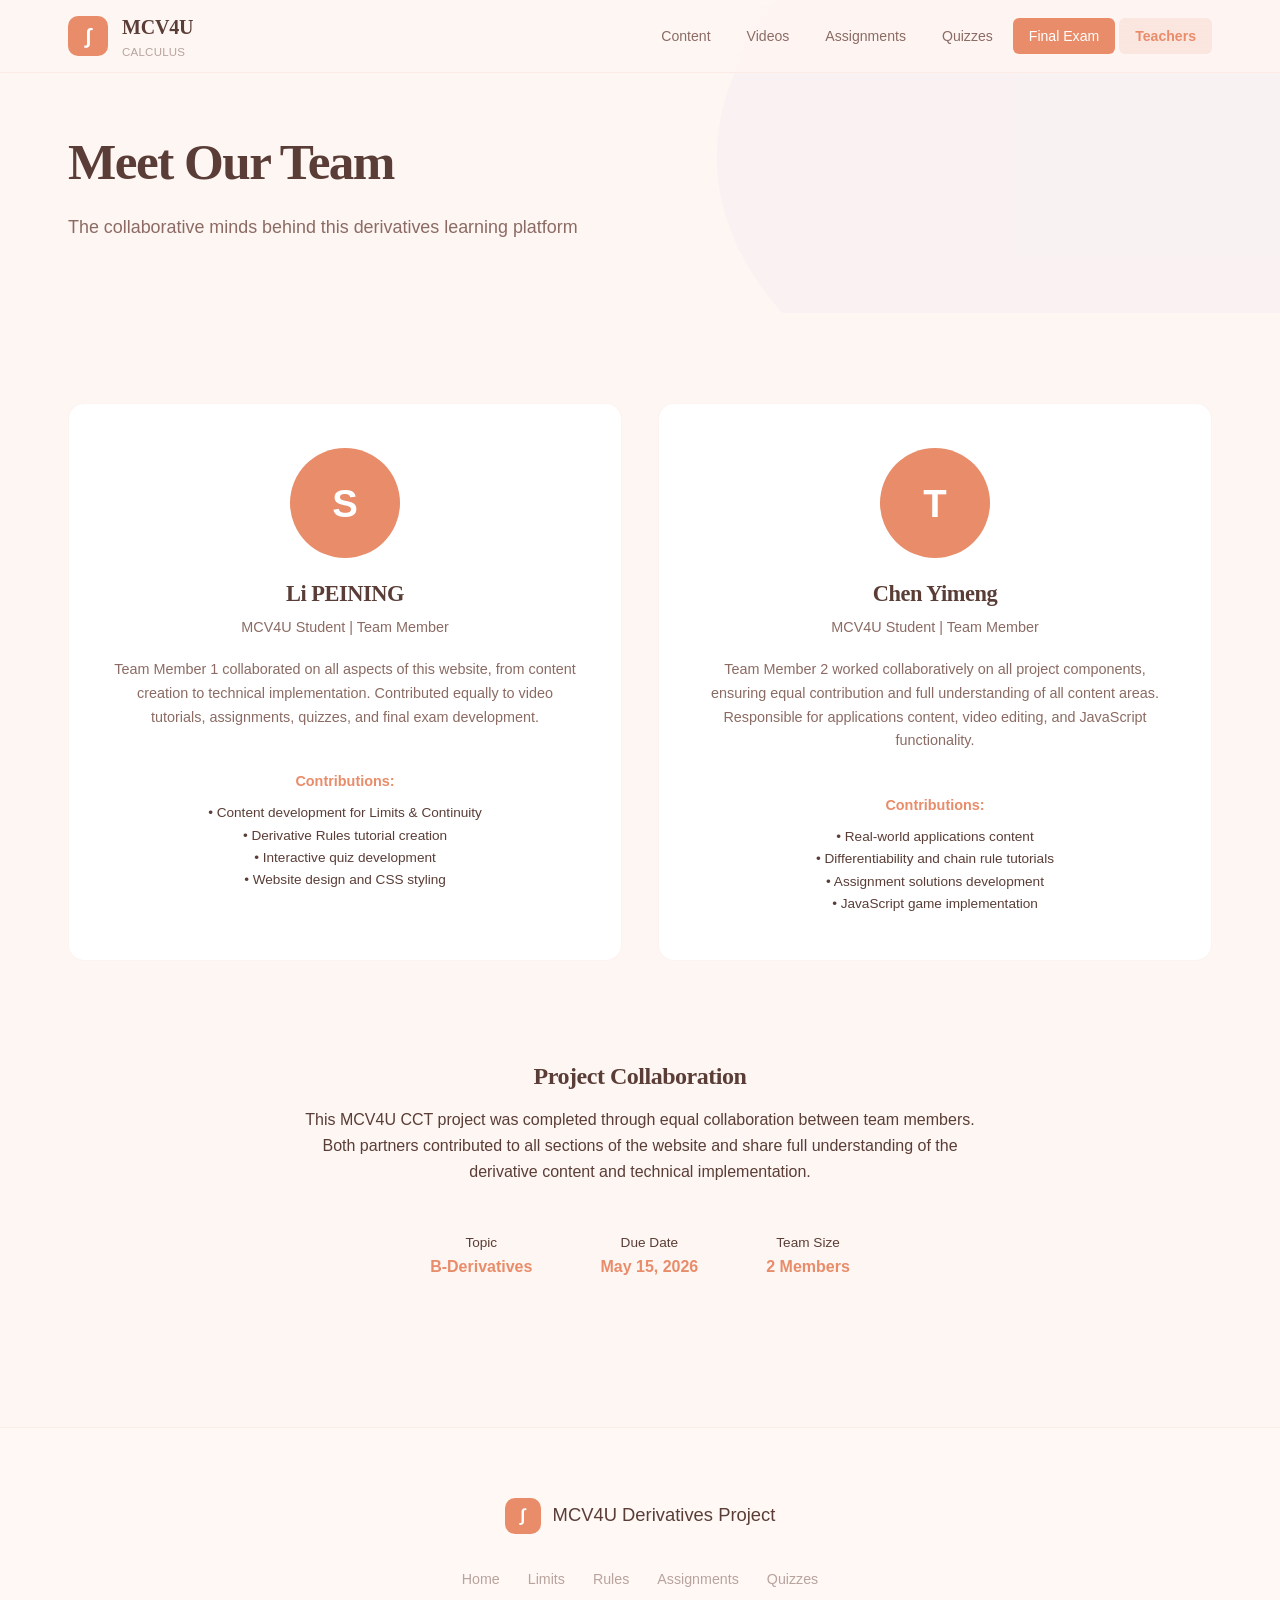
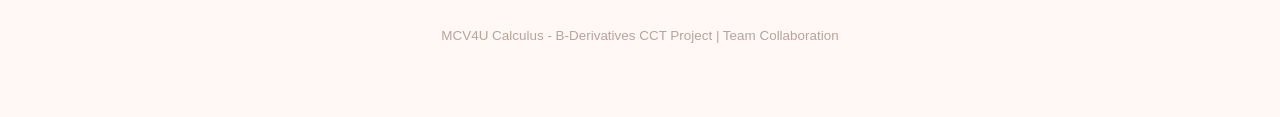
<file: teachers.html>
<!DOCTYPE html>
<html lang="en">
<head>
    <meta charset="UTF-8">
    <meta name="viewport" content="width=device-width, initial-scale=1.0">
    <title>Meet Our Team - MCV4U Derivatives</title>
    <link rel="stylesheet" href="css/style.css">
</head>
<body>
    <nav class="navbar">
        <div class="nav-container">
            <a href="index.html" class="logo">
                <span class="logo-icon">∫</span>
                <span class="logo-text">MCV4U <span class="logo-sub">Calculus</span></span>
            </a>
            <button class="mobile-menu-btn">
                <span></span>
                <span></span>
                <span></span>
            </button>
            <ul class="nav-menu" id="navMenu">
                <li class="nav-item dropdown">
                    <a href="#" class="nav-link">Content</a>
                    <div class="dropdown-content">
                        <a href="limits.html">Limits & Continuity</a>
                        <a href="differentiability.html">Differentiability</a>
                        <a href="rules.html">Derivative Rules</a>
                        <a href="applications.html">Applications</a>
                    </div>
                </li>
                <li class="nav-item"><a href="videos.html" class="nav-link">Videos</a></li>
                <li class="nav-item"><a href="assignments.html" class="nav-link">Assignments</a></li>
                <li class="nav-item"><a href="quizzes.html" class="nav-link">Quizzes</a></li>
                <li class="nav-item"><a href="final-exam.html" class="nav-link highlight">Final Exam</a></li>
                <li class="nav-item"><a href="teachers.html" class="nav-link active">Teachers</a></li>
            </ul>
        </div>
    </nav>

    <section class="page-hero">
        <div class="container">
            <h1>Meet Our Team</h1>
            <p>The collaborative minds behind this derivatives learning platform</p>
        </div>
    </section>

    <section class="content-section">
        <div class="container">
            <div class="teachers-grid">
                <div class="teacher-card">
                    <div class="teacher-avatar">S</div>
                    <h3>Li PEINING</h3>
                    <p class="teacher-role">MCV4U Student | Team Member</p>
                    <p>Team Member 1 collaborated on all aspects of this website, from content creation to technical implementation. Contributed equally to video tutorials, assignments, quizzes, and final exam development.</p>
                    <div style="margin-top: 20px; padding-top: 20px; border-top: 1px solid rgba(255,255,255,0.1);">
                        <p style="font-size: 0.9rem; color: var(--gray);"><strong style="color: var(--primary);">Contributions:</strong></p>
                        <p style="font-size: 0.85rem; color: var(--gray); margin-top: 8px;">• Content development for Limits & Continuity</p>
                        <p style="font-size: 0.85rem; color: var(--gray);">• Derivative Rules tutorial creation</p>
                        <p style="font-size: 0.85rem; color: var(--gray);">• Interactive quiz development</p>
                        <p style="font-size: 0.85rem; color: var(--gray);">• Website design and CSS styling</p>
                    </div>
                </div>

                <div class="teacher-card">
                    <div class="teacher-avatar">T</div>
                    <h3> Chen Yimeng</h3>
                    <p class="teacher-role">MCV4U Student | Team Member</p>
                    <p>Team Member 2 worked collaboratively on all project components, ensuring equal contribution and full understanding of all content areas. Responsible for applications content, video editing, and JavaScript functionality.</p>
                    <div style="margin-top: 20px; padding-top: 20px; border-top: 1px solid rgba(255,255,255,0.1);">
                        <p style="font-size: 0.9rem; color: var(--gray);"><strong style="color: var(--primary);">Contributions:</strong></p>
                        <p style="font-size: 0.85rem; color: var(--gray); margin-top: 8px;">• Real-world applications content</p>
                        <p style="font-size: 0.85rem; color: var(--gray);">• Differentiability and chain rule tutorials</p>
                        <p style="font-size: 0.85rem; color: var(--gray);">• Assignment solutions development</p>
                        <p style="font-size: 0.85rem; color: var(--gray);">• JavaScript game implementation</p>
                    </div>
                </div>
            </div>

            <div style="margin-top: 60px; text-align: center; padding: 40px; background: var(--dark-2); border-radius: 16px;">
                <h2 style="margin-bottom: 16px;">Project Collaboration</h2>
                <p style="color: var(--gray); max-width: 700px; margin: 0 auto;">This MCV4U CCT project was completed through equal collaboration between team members. Both partners contributed to all sections of the website and share full understanding of the derivative content and technical implementation.</p>
                <div style="display: flex; justify-content: center; gap: 20px; margin-top: 30px; flex-wrap: wrap;">
                    <div style="background: var(--dark); padding: 16px 24px; border-radius: 8px;">
                        <p style="font-size: 0.85rem; color: var(--gray);">Topic</p>
                        <p style="font-weight: 600; color: var(--primary);">B-Derivatives</p>
                    </div>
                    <div style="background: var(--dark); padding: 16px 24px; border-radius: 8px;">
                        <p style="font-size: 0.85rem; color: var(--gray);">Due Date</p>
                        <p style="font-weight: 600; color: var(--primary);">May 15, 2026</p>
                    </div>
                    <div style="background: var(--dark); padding: 16px 24px; border-radius: 8px;">
                        <p style="font-size: 0.85rem; color: var(--gray);">Team Size</p>
                        <p style="font-weight: 600; color: var(--primary);">2 Members</p>
                    </div>
                </div>
            </div>
        </div>
    </section>

    <footer class="footer">
        <div class="container">
            <div class="footer-content">
                <div class="footer-brand">
                    <span class="logo-icon">∫</span>
                    <span>MCV4U Derivatives Project</span>
                </div>
                <div class="footer-links">
                    <a href="index.html">Home</a>
                    <a href="limits.html">Limits</a>
                    <a href="rules.html">Rules</a>
                    <a href="assignments.html">Assignments</a>
                    <a href="quizzes.html">Quizzes</a>
                </div>
                <div class="footer-bottom">
                    <p>MCV4U Calculus - B-Derivatives CCT Project | Team Collaboration</p>
                </div>
            </div>
        </div>
    </footer>

    <script src="js/main.js"></script>
</body>
</html>
</file>
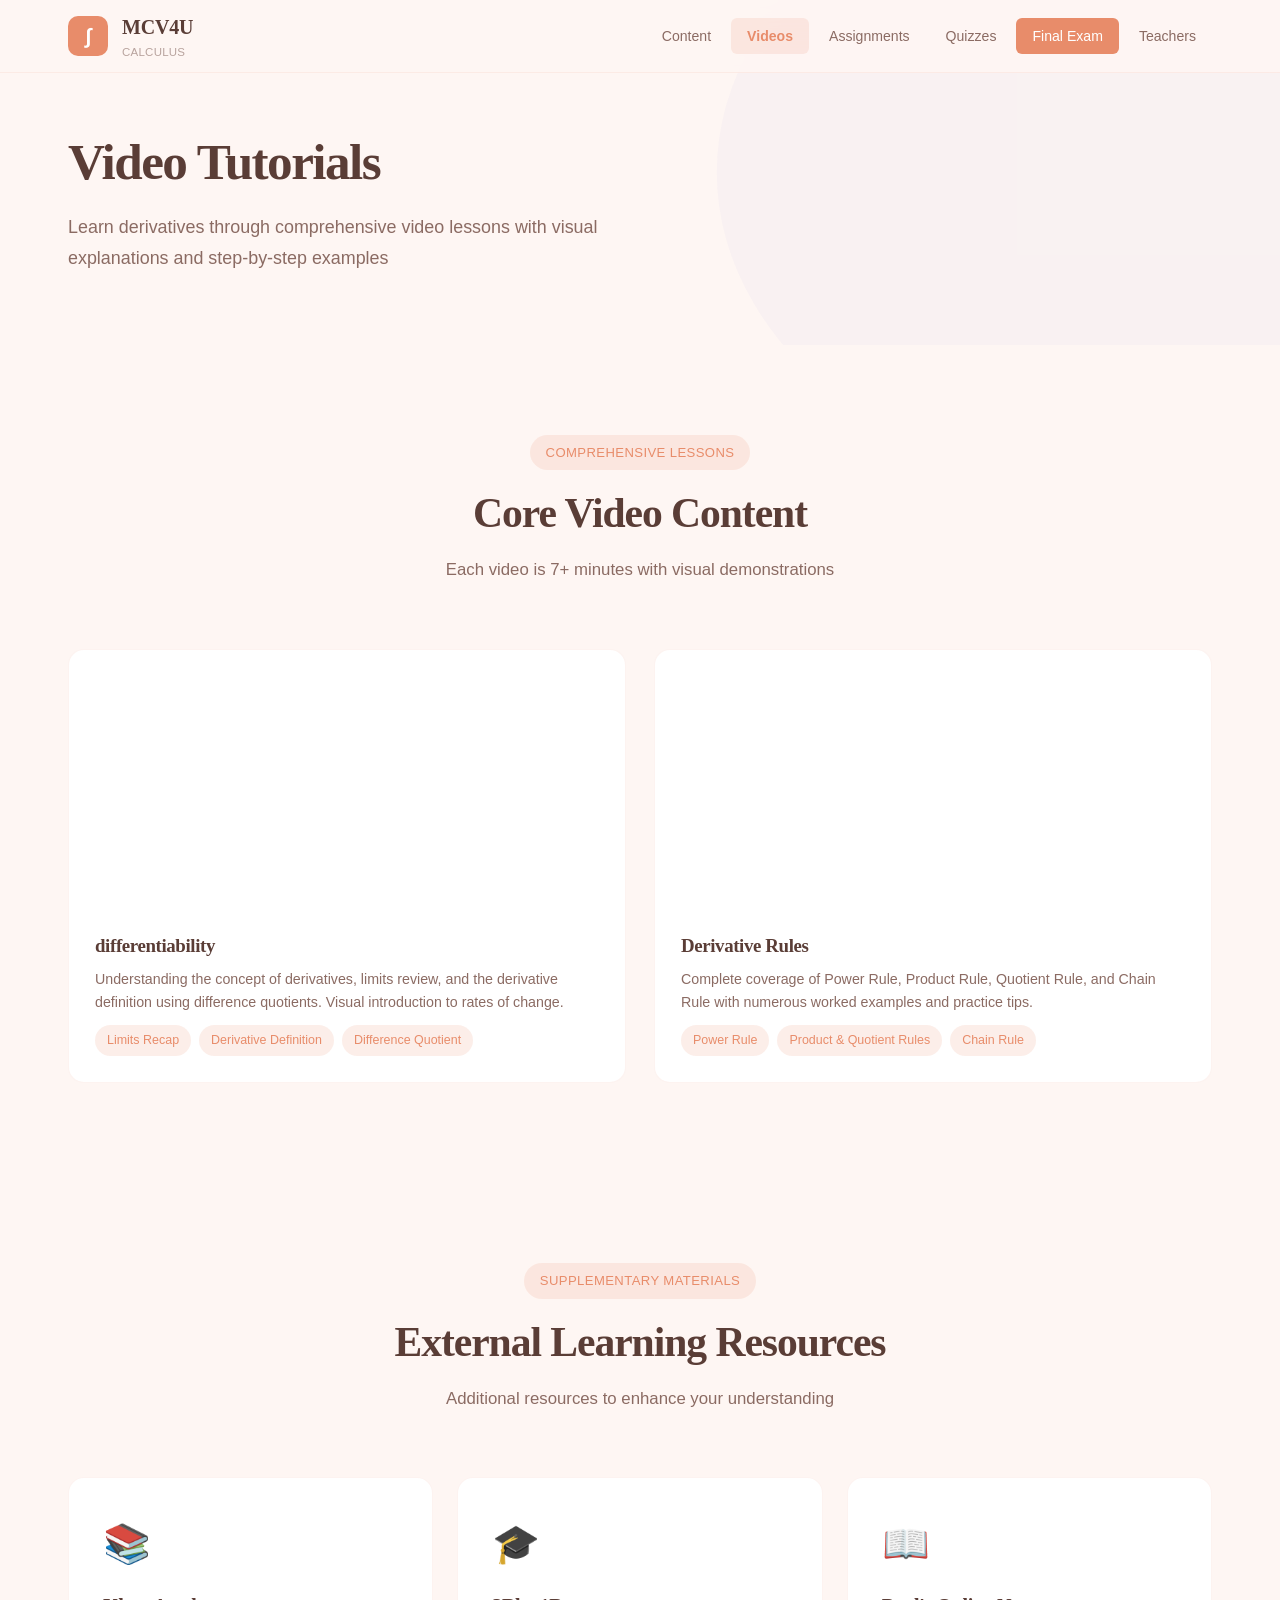
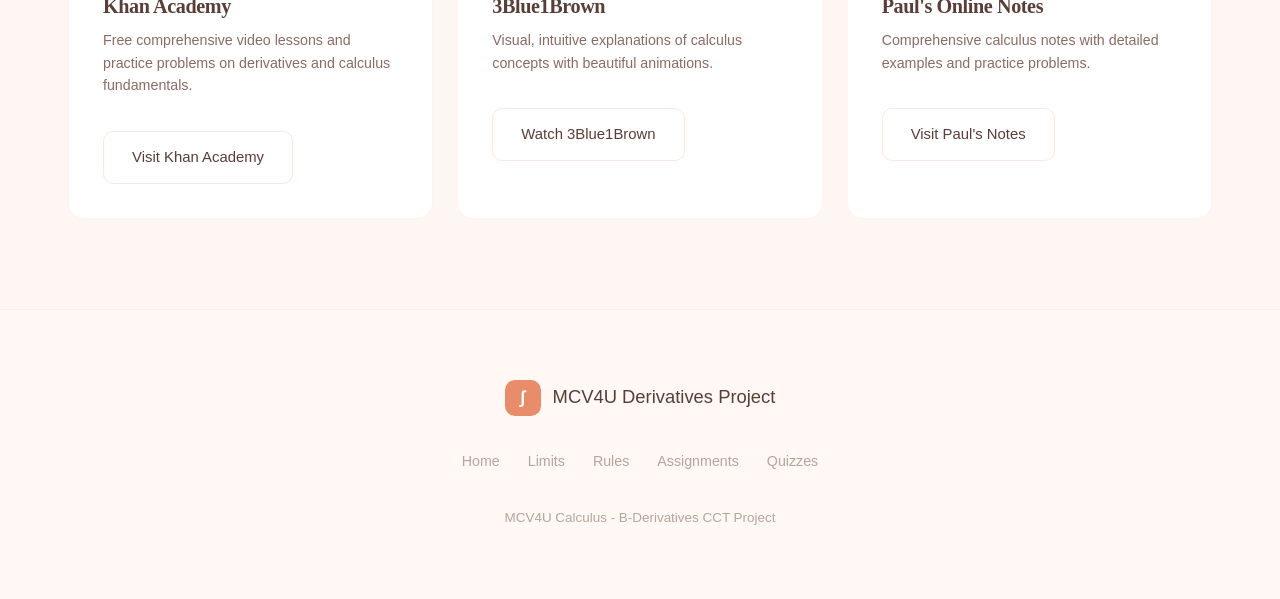
<file: videos.html>
<!DOCTYPE html>
<html lang="en">

<head>
    <meta charset="UTF-8">
    <meta name="viewport" content="width=device-width, initial-scale=1.0">
    <title>Video Tutorials - MCV4U Derivatives</title>
    <link rel="stylesheet" href="css/style.css">
</head>

<body>
    <nav class="navbar">
        <div class="nav-container">
            <a href="index.html" class="logo">
                <span class="logo-icon">∫</span>
                <span class="logo-text">MCV4U <span class="logo-sub">Calculus</span></span>
            </a>
            <button class="mobile-menu-btn">
                <span></span>
                <span></span>
                <span></span>
            </button>
            <ul class="nav-menu" id="navMenu">
                <li class="nav-item dropdown">
                    <a href="#" class="nav-link">Content</a>
                    <div class="dropdown-content">
                        <a href="limits.html">Limits & Continuity</a>
                        <a href="differentiability.html">Differentiability</a>
                        <a href="rules.html">Derivative Rules</a>
                        <a href="applications.html">Applications</a>
                    </div>
                </li>
                <li class="nav-item"><a href="videos.html" class="nav-link active">Videos</a></li>
                <li class="nav-item"><a href="assignments.html" class="nav-link">Assignments</a></li>
                <li class="nav-item"><a href="quizzes.html" class="nav-link">Quizzes</a></li>
                <li class="nav-item"><a href="final-exam.html" class="nav-link highlight">Final Exam</a></li>
                <li class="nav-item"><a href="teachers.html" class="nav-link">Teachers</a></li>
            </ul>
        </div>
    </nav>

    <section class="page-hero">
        <div class="container">
            <h1>Video Tutorials</h1>
            <p>Learn derivatives through comprehensive video lessons with visual explanations and step-by-step examples
            </p>
        </div>
    </section>

    <section class="content-section">
        <div class="container">
            <div class="section-header">
                <span class="section-tag">Comprehensive Lessons</span>
                <h2 class="section-title">Core Video Content</h2>
                <p class="section-desc">Each video is 7+ minutes with visual demonstrations</p>
            </div>

            <div class="video-grid">
                <div class="video-card">
                    <div class="video-embed">
                        <iframe width="100%" height="250"
                            src="https://www.youtube.com/embed/HTamvFvAu7w?si=mfZxc8vMyak352Fc"
                            title="YouTube video player" frameborder="0"
                            allow="accelerometer; autoplay; clipboard-write; encrypted-media; gyroscope; picture-in-picture; web-share"
                            referrerpolicy="strict-origin-when-cross-origin" allowfullscreen></iframe>
                    </div>
                    <div class="video-info">
                        <h3>differentiability</h3>
                        <p>Understanding the concept of derivatives, limits review, and the derivative definition using
                            difference quotients. Visual introduction to rates of change.</p>
                        <ul class="topic-list" style="margin-top: 12px;">
                            <li>Limits Recap</li>
                            <li>Derivative Definition</li>
                            <li>Difference Quotient</li>
                        </ul>
                    </div>
                </div>

                <div class="video-card">
                    <div class="video-embed">
                        <iframe width="100%" height="250"
                            src="https://www.youtube.com/embed/6DJ1lpfhVoc?si=RIFSJ1qpcXEzoM0L"
                            title="YouTube video player" frameborder="0"
                            allow="accelerometer; autoplay; clipboard-write; encrypted-media; gyroscope; picture-in-picture; web-share"
                            referrerpolicy="strict-origin-when-cross-origin" allowfullscreen></iframe>
                    </div>
                    <div class="video-info">
                        <h3>Derivative Rules</h3>
                        <p>Complete coverage of Power Rule, Product Rule, Quotient Rule, and Chain Rule with numerous
                            worked examples and practice tips.</p>
                        <ul class="topic-list" style="margin-top: 12px;">
                            <li>Power Rule</li>
                            <li>Product & Quotient Rules</li>
                            <li>Chain Rule</li>
                        </ul>
                    </div>
                </div>
            </div>
        </div>
    </section>

    <section class="content-section" style="background: var(--dark-2);">
        <div class="container">
            <div class="section-header">
                <span class="section-tag">Supplementary Materials</span>
                <h2 class="section-title">External Learning Resources</h2>
                <p class="section-desc">Additional resources to enhance your understanding</p>
            </div>

            <div class="resources-grid">
                <div class="resource-card">
                    <div class="resource-icon">📚</div>
                    <h3>Khan Academy</h3>
                    <p>Free comprehensive video lessons and practice problems on derivatives and calculus fundamentals.
                    </p>
                    <a href="https://www.khanacademy.org/math/ap-calculus-ab/ab-differentiation-1" target="_blank"
                        class="btn btn-secondary" style="margin-top: 16px;">Visit Khan Academy</a>
                </div>

                <div class="resource-card">
                    <div class="resource-icon">🎓</div>
                    <h3>3Blue1Brown</h3>
                    <p>Visual, intuitive explanations of calculus concepts with beautiful animations.</p>
                    <a href="https://www.youtube.com/playlist?list=PLZHQObOWTQDMsr9K-rj53DwVRMYO3t5Yr" target="_blank"
                        class="btn btn-secondary" style="margin-top: 16px;">Watch 3Blue1Brown</a>
                </div>

                <div class="resource-card">
                    <div class="resource-icon">📖</div>
                    <h3>Paul's Online Notes</h3>
                    <p>Comprehensive calculus notes with detailed examples and practice problems.</p>
                    <a href="https://tutorial.math.lamar.edu/Classes/CalcI/CalcI.aspx" target="_blank"
                        class="btn btn-secondary" style="margin-top: 16px;">Visit Paul's Notes</a>
                </div>
            </div>
        </div>
    </section>

    <footer class="footer">
        <div class="container">
            <div class="footer-content">
                <div class="footer-brand">
                    <span class="logo-icon">∫</span>
                    <span>MCV4U Derivatives Project</span>
                </div>
                <div class="footer-links">
                    <a href="index.html">Home</a>
                    <a href="limits.html">Limits</a>
                    <a href="rules.html">Rules</a>
                    <a href="assignments.html">Assignments</a>
                    <a href="quizzes.html">Quizzes</a>
                </div>
                <div class="footer-bottom">
                    <p>MCV4U Calculus - B-Derivatives CCT Project</p>
                </div>
            </div>
        </div>
    </footer>

    <script src="js/main.js"></script>
</body>

</html>
</file>
<file: css/style.css>
:root {
  --primary: #e88c6a;
  --primary-hover: #d97a58;
  --primary-light: rgba(232, 140, 106, 0.15);
  --secondary: #f4a6a0;
  --accent: #e85d9c;
  --success: #22c55e;
  --warning: #f59e0b;
  --danger: #ef4444;

  --bg-primary: #fef6f3;
  --bg-secondary: #fff8f5;
  --bg-tertiary: #ffeeeb;
  --bg-card: #ffffff;
  --bg-elevated: #fff0ec;

  --text-primary: #5a3d36;
  --text-secondary: #8b6b63;
  --text-muted: #b8a39d;
  --text-inverse: #ffffff;

  --border-subtle: rgba(232, 140, 106, 0.1);
  --border-light: rgba(232, 140, 106, 0.2);
  --border-medium: rgba(232, 140, 106, 0.3);

  --shadow-sm: 0 1px 2px rgba(90, 61, 54, 0.08);
  --shadow-md: 0 4px 12px rgba(90, 61, 54, 0.1);
  --shadow-lg: 0 8px 24px rgba(90, 61, 54, 0.12);
  --shadow-xl: 0 16px 48px rgba(90, 61, 54, 0.15);
  --shadow-glow: 0 0 40px rgba(232, 140, 106, 0.2);

  --radius-sm: 6px;
  --radius-md: 10px;
  --radius-lg: 16px;
  --radius-xl: 24px;
}

* {
  margin: 0;
  padding: 0;
  box-sizing: border-box;
}

html {
  scroll-behavior: smooth;
}

body {
  font-family:
    "Inter",
    -apple-system,
    BlinkMacSystemFont,
    "Segoe UI",
    sans-serif;
  background-color: var(--bg-primary);
  color: var(--text-primary);
  line-height: 1.65;
  overflow-x: hidden;
  -webkit-font-smoothing: antialiased;
  -moz-osx-font-smoothing: grayscale;
}

::selection {
  background-color: var(--primary);
  color: var(--text-inverse);
}

h1,
h2,
h3,
h4,
h5,
h6 {
  font-family: "Playfair Display", Georgia, serif;
  font-weight: 600;
  line-height: 1.25;
  letter-spacing: -0.02em;
  color: var(--text-primary);
}

a {
  text-decoration: none;
  color: inherit;
  transition: all 0.25s cubic-bezier(0.4, 0, 0.2, 1);
}

ul {
  list-style: none;
}

.container {
  max-width: 1200px;
  margin: 0 auto;
  padding: 0 28px;
}

/* Buttons */
.btn {
  display: inline-flex;
  align-items: center;
  justify-content: center;
  gap: 8px;
  padding: 13px 28px;
  border-radius: var(--radius-md);
  font-weight: 500;
  font-size: 0.93rem;
  cursor: pointer;
  border: none;
  transition: all 0.25s cubic-bezier(0.4, 0, 0.2, 1);
  position: relative;
  overflow: hidden;
}

.btn-primary {
  background-color: var(--primary);
  color: var(--text-inverse);
  box-shadow:
    var(--shadow-md),
    0 0 20px rgba(225, 151, 91, 0.25);
}

.btn-primary:hover {
  background-color: var(--primary-hover);
  transform: translateY(-2px);
  box-shadow:
    var(--shadow-lg),
    0 0 30px rgba(225, 151, 91, 0.35);
}

.btn-secondary {
  background-color: transparent;
  color: var(--text-primary);
  border: 1.5px solid var(--border-light);
}

.btn-secondary:hover {
  background-color: var(--bg-tertiary);
  border-color: var(--primary);
  color: var(--primary);
}

/* Navigation */
.navbar {
  position: fixed;
  top: 0;
  left: 0;
  right: 0;
  z-index: 1000;
  background-color: rgba(254, 246, 243, 0.92);
  backdrop-filter: blur(16px) saturate(180%);
  -webkit-backdrop-filter: blur(16px) saturate(180%);
  border-bottom: 1px solid var(--border-subtle);
  transition: all 0.3s ease;
}

.navbar.scrolled {
  background-color: rgba(254, 246, 243, 0.98);
  box-shadow: var(--shadow-sm);
}

.nav-container {
  max-width: 1200px;
  margin: 0 auto;
  padding: 0 28px;
  display: flex;
  align-items: center;
  justify-content: space-between;
  height: 72px;
}

.logo {
  display: flex;
  align-items: center;
  gap: 14px;
}

.logo-icon {
  width: 40px;
  height: 40px;
  background-color: var(--primary);
  border-radius: var(--radius-md);
  display: flex;
  align-items: center;
  justify-content: center;
  font-size: 1.3rem;
  font-weight: 700;
  color: var(--text-inverse);
  letter-spacing: -0.05em;
}

.logo-text {
  font-family: "Playfair Display", serif;
  font-size: 1.25rem;
  font-weight: 600;
  color: var(--text-primary);
  letter-spacing: -0.01em;
}

.logo-sub {
  font-family: "Inter", sans-serif;
  font-size: 0.72rem;
  color: var(--text-muted);
  font-weight: 400;
  display: block;
  margin-top: -1px;
  letter-spacing: 0.02em;
  text-transform: uppercase;
}

.nav-menu {
  display: flex;
  align-items: center;
  gap: 4px;
}

.nav-item {
  position: relative;
}

.nav-link {
  padding: 10px 16px;
  font-size: 0.88rem;
  font-weight: 500;
  color: var(--text-secondary);
  border-radius: var(--radius-sm);
  transition: all 0.2s ease;
}

.nav-link:hover {
  color: var(--text-primary);
  background-color: var(--bg-tertiary);
}

.nav-link.active {
  color: var(--primary);
  background-color: var(--primary-light);
  font-weight: 600;
}

.nav-link.highlight {
  background-color: var(--primary);
  color: var(--text-inverse);
}

.nav-link.highlight:hover {
  background-color: var(--primary-hover);
}

.dropdown {
  position: relative;
}

.dropdown-content {
  position: absolute;
  top: calc(100% + 8px);
  left: 0;
  min-width: 210px;
  background-color: var(--bg-elevated);
  border: 1px solid var(--border-light);
  border-radius: var(--radius-md);
  padding: 8px;
  opacity: 0;
  visibility: hidden;
  transform: translateY(8px) scale(0.97);
  transition: all 0.2s cubic-bezier(0.4, 0, 0.2, 1);
  box-shadow: var(--shadow-xl);
}

.dropdown:hover .dropdown-content {
  opacity: 1;
  visibility: visible;
  transform: translateY(0) scale(1);
}

.dropdown-content a {
  display: block;
  padding: 11px 14px;
  font-size: 0.88rem;
  color: var(--text-secondary);
  border-radius: var(--radius-sm);
  transition: all 0.15s ease;
}

.dropdown-content a:hover {
  background-color: var(--primary-light);
  color: var(--primary);
}

.mobile-menu-btn {
  display: none;
  flex-direction: column;
  gap: 5px;
  background: none;
  border: none;
  cursor: pointer;
  padding: 8px;
  border-radius: var(--radius-sm);
  transition: background-color 0.2s ease;
}

.mobile-menu-btn:hover {
  background-color: var(--bg-tertiary);
}

.mobile-menu-btn span {
  width: 22px;
  height: 2px;
  background-color: var(--text-primary);
  transition: all 0.3s cubic-bezier(0.4, 0, 0.2, 1);
  border-radius: 2px;
}

.mobile-menu-btn.active span:nth-child(1) {
  transform: rotate(45deg) translate(5px, 5px);
}

.mobile-menu-btn.active span:nth-child(2) {
  opacity: 0;
}

.mobile-menu-btn.active span:nth-child(3) {
  transform: rotate(-45deg) translate(5px, -5px);
}

/* Hero Section */
.hero {
  min-height: 100vh;
  display: flex;
  align-items: center;
  padding: 100px 24px 80px;
  position: relative;
  overflow: hidden;
}

.hero-bg {
  position: absolute;
  inset: 0;
  background-color: var(--bg-primary);
}

.hero-bg::before {
  content: "";
  position: absolute;
  top: -20%;
  right: -15%;
  width: 700px;
  height: 700px;
  background-color: rgba(91, 110, 225, 0.04);
  border-radius: 50%;
  filter: blur(60px);
}

.hero-bg::after {
  content: "";
  position: absolute;
  bottom: -20%;
  left: -10%;
  width: 550px;
  height: 550px;
  background-color: rgba(124, 108, 240, 0.03);
  border-radius: 50%;
  filter: blur(50px);
}

.hero-content {
  position: relative;
  z-index: 1;
  max-width: 1200px;
  margin: 0 auto;
  padding: 0 28px;
  text-align: center;
}

.hero .container {
  display: grid;
  grid-template-columns: 1fr 1fr;
  gap: 70px;
  align-items: center;
  position: relative;
  z-index: 1;
}

.hero-badge {
  display: inline-flex;
  align-items: center;
  gap: 8px;
  padding: 7px 16px;
  background-color: var(--primary-light);
  border: 1px solid rgba(91, 110, 225, 0.2);
  border-radius: 50px;
  font-size: 0.82rem;
  font-weight: 500;
  color: var(--primary);
  margin-bottom: 24px;
  letter-spacing: 0.02em;
}

.hero-title {
  font-size: 4.2rem;
  font-weight: 700;
  margin-bottom: 24px;
  color: var(--text-primary);
  letter-spacing: -0.03em;
  line-height: 1.08;
  min-height: 1.2em;
}

.hero-subtitle {
  font-size: 1.18rem;
  color: var(--text-secondary);
  max-width: 480px;
  margin-bottom: 36px;
  line-height: 1.75;
}

.hero-actions {
  display: flex;
  gap: 14px;
  margin-bottom: 56px;
}

.hero-stats {
  display: flex;
  gap: 48px;
}

.stat-item {
  text-align: center;
}

.stat-number {
  display: block;
  font-size: 2.2rem;
  font-weight: 700;
  color: var(--primary);
  font-family: "Inter", sans-serif;
  letter-spacing: -0.03em;
}

.stat-label {
  font-size: 0.84rem;
  color: var(--text-muted);
  margin-top: 4px;
}

.hero-illustration {
  position: relative;
  display: flex;
  align-items: center;
  justify-content: center;
}

.function-plot {
  background-color: var(--bg-card);
  border: 1px solid var(--border-light);
  border-radius: var(--radius-xl);
  padding: 32px;
  height: 380px;
  width: 100%;
  backdrop-filter: blur(8px);
  box-shadow: var(--shadow-glow);
}

/* Section Styling */
.section-header {
  text-align: center;
  margin-bottom: 64px;
}

.section-tag {
  display: inline-flex;
  align-items: center;
  gap: 8px;
  padding: 7px 16px;
  background-color: var(--primary-light);
  border-radius: 50px;
  font-size: 0.82rem;
  font-weight: 500;
  color: var(--primary);
  margin-bottom: 18px;
  letter-spacing: 0.03em;
  text-transform: uppercase;
}

.section-title {
  font-size: 2.6rem;
  margin-bottom: 16px;
  letter-spacing: -0.025em;
}

.section-desc {
  color: var(--text-secondary);
  max-width: 580px;
  margin: 0 auto;
  font-size: 1.05rem;
  line-height: 1.7;
}

/* Topics Section */
.topics-section {
  padding: 110px 0;
}

.topics-grid {
  display: grid;
  grid-template-columns: repeat(2, 1fr);
  gap: 24px;
}

.topic-card {
  background-color: var(--bg-card);
  border: 1px solid var(--border-subtle);
  border-radius: var(--radius-lg);
  padding: 32px;
  display: flex;
  align-items: flex-start;
  gap: 22px;
  transition: all 0.3s cubic-bezier(0.4, 0, 0.2, 1);
  position: relative;
  overflow: hidden;
}

.topic-card::before {
  content: "";
  position: absolute;
  top: 0;
  left: 0;
  right: 0;
  height: 2px;
  background-color: var(--primary);
  transform: scaleX(0);
  transform-origin: left;
  transition: transform 0.3s ease;
}

.topic-card:hover {
  transform: translateY(-6px);
  border-color: var(--border-medium);
  box-shadow: var(--shadow-xl);
  background-color: var(--bg-tertiary);
}

.topic-card:hover::before {
  transform: scaleX(1);
}

.topic-icon {
  width: 68px;
  height: 68px;
  min-width: 68px;
  background-color: var(--primary);
  border-radius: var(--radius-md);
  display: flex;
  align-items: center;
  justify-content: center;
  font-family: "JetBrains Mono", monospace;
  font-size: 1.2rem;
  font-weight: 600;
  color: var(--text-inverse);
}

.topic-content {
  flex: 1;
}

.topic-content h3 {
  font-size: 1.28rem;
  margin-bottom: 10px;
  font-weight: 600;
}

.topic-content p {
  color: var(--text-secondary);
  font-size: 0.9rem;
  margin-bottom: 14px;
  line-height: 1.6;
}

.topic-list {
  display: flex;
  flex-wrap: wrap;
  gap: 8px;
}

.topic-list li {
  font-size: 0.78rem;
  padding: 5px 12px;
  background-color: var(--primary-light);
  color: var(--primary);
  border-radius: 50px;
  font-weight: 500;
}

.topic-arrow {
  font-size: 1.4rem;
  color: var(--text-muted);
  opacity: 0;
  transform: translateX(-8px);
  transition: all 0.3s ease;
  align-self: center;
}

.topic-card:hover .topic-arrow {
  opacity: 1;
  transform: translateX(0);
  color: var(--primary);
}

/* KATC Section */
.katc-section {
  padding: 110px 0;
  background-color: var(--bg-secondary);
  position: relative;
}

.katc-section::before {
  content: "";
  position: absolute;
  top: 0;
  left: 0;
  right: 0;
  height: 1px;
  background-color: var(--border-subtle);
}

.katc-grid {
  display: grid;
  grid-template-columns: repeat(4, 1fr);
  gap: 24px;
}

.katc-card {
  background-color: var(--bg-card);
  border: 1px solid var(--border-subtle);
  border-radius: var(--radius-lg);
  padding: 32px 24px;
  text-align: center;
  transition: all 0.3s cubic-bezier(0.4, 0, 0.2, 1);
  position: relative;
  overflow: hidden;
}

.katc-card:hover {
  transform: translateY(-6px);
  box-shadow: var(--shadow-xl);
}

.katc-card.knowledge:hover {
  border-color: var(--primary);
}
.katc-card.application:hover {
  border-color: var(--success);
}
.katc-card.thinking:hover {
  border-color: var(--warning);
}
.katc-card.communication:hover {
  border-color: var(--accent);
}

.katc-icon {
  width: 58px;
  height: 58px;
  border-radius: 50%;
  display: flex;
  align-items: center;
  justify-content: center;
  font-size: 1.4rem;
  font-weight: 700;
  color: var(--text-inverse);
  margin: 0 auto 22px;
}

.knowledge .katc-icon {
  background-color: var(--primary);
}
.application .katc-icon {
  background-color: var(--success);
}
.thinking .katc-icon {
  background-color: var(--warning);
}
.communication .katc-icon {
  background-color: var(--accent);
}

.katc-card h3 {
  font-size: 1.15rem;
  margin-bottom: 12px;
}

.katc-card p {
  color: var(--text-secondary);
  font-size: 0.88rem;
  margin-bottom: 20px;
  line-height: 1.6;
}

.katc-topics {
  text-align: left;
}

.katc-topics li {
  font-size: 0.83rem;
  color: var(--text-muted);
  padding: 7px 0;
  border-bottom: 1px solid var(--border-subtle);
}

.katc-topics li:last-child {
  border-bottom: none;
}

/* Resources Section */
.resources-section {
  padding: 110px 0;
}

.resources-grid {
  display: grid;
  grid-template-columns: repeat(3, 1fr);
  gap: 24px;
}

.resource-card {
  background-color: var(--bg-card);
  border: 1px solid var(--border-subtle);
  border-radius: var(--radius-lg);
  padding: 34px;
  transition: all 0.3s cubic-bezier(0.4, 0, 0.2, 1);
  position: relative;
  overflow: hidden;
}

.resource-card::before {
  content: "";
  position: absolute;
  top: 0;
  left: 0;
  right: 0;
  bottom: 0;
  background-color: var(--primary);
  opacity: 0;
  transition: opacity 0.3s ease;
  pointer-events: none;
}

.resource-card:hover {
  transform: translateY(-6px);
  border-color: var(--primary);
  box-shadow: var(--shadow-xl), var(--shadow-glow);
}

.resource-card.featured {
  background-color: var(--bg-tertiary);
  border-color: var(--primary);
  border-width: 1.5px;
}

.resource-card.featured::before {
  opacity: 0.03;
}

.resource-icon {
  font-size: 2.4rem;
  margin-bottom: 18px;
  filter: grayscale(0.2);
}

.resource-card h3 {
  font-size: 1.26rem;
  margin-bottom: 10px;
}

.resource-card p {
  color: var(--text-secondary);
  font-size: 0.89rem;
  margin-bottom: 18px;
  line-height: 1.6;
}

.resource-meta {
  display: flex;
  gap: 10px;
  flex-wrap: wrap;
}

.resource-count {
  padding: 5px 12px;
  background-color: var(--primary-light);
  color: var(--primary);
  border-radius: 50px;
  font-size: 0.78rem;
  font-weight: 500;
}

.resource-format {
  padding: 5px 12px;
  background-color: rgba(34, 197, 94, 0.12);
  color: var(--success);
  border-radius: 50px;
  font-size: 0.78rem;
  font-weight: 500;
}

/* Timeline Section */
.timeline-section {
  padding: 110px 0;
  background-color: var(--bg-secondary);
}

.timeline {
  max-width: 800px;
  margin: 0 auto;
  position: relative;
}

.timeline::before {
  content: "";
  position: absolute;
  left: 50%;
  transform: translateX(-50%);
  width: 2px;
  height: 100%;
  background-color: var(--border-light);
}

.timeline-item {
  position: relative;
  margin-bottom: 48px;
  display: flex;
}

.timeline-item:last-child {
  margin-bottom: 0;
}

.timeline-date {
  position: absolute;
  left: 50%;
  transform: translateX(-50%);
  width: 78px;
  height: 78px;
  background-color: var(--bg-tertiary);
  border: 2px solid var(--border-light);
  border-radius: 50%;
  display: flex;
  align-items: center;
  justify-content: center;
  font-size: 0.88rem;
  font-weight: 600;
  z-index: 1;
  color: var(--text-secondary);
  transition: all 0.3s ease;
}

.timeline-item.completed .timeline-date {
  background-color: var(--primary);
  border-color: var(--primary);
  color: var(--text-inverse);
}

.timeline-content {
  flex: 1;
  padding: 0 62px;
}

.timeline-item:nth-child(odd) .timeline-content {
  text-align: right;
}

.timeline-content h4 {
  font-size: 1.08rem;
  margin-bottom: 8px;
  font-weight: 600;
}

.timeline-content p {
  color: var(--text-muted);
  font-size: 0.89rem;
}

/* Footer */
.footer {
  padding: 70px 0;
  border-top: 1px solid var(--border-subtle);
  background-color: var(--bg-secondary);
}

.footer-content {
  display: flex;
  flex-direction: column;
  align-items: center;
  gap: 28px;
}

.footer-brand {
  display: flex;
  align-items: center;
  gap: 12px;
  font-size: 1.15rem;
  font-weight: 500;
}

.footer-brand .logo-icon {
  width: 36px;
  height: 36px;
  font-size: 1.1rem;
}

.footer-links {
  display: flex;
  gap: 28px;
  flex-wrap: wrap;
  justify-content: center;
}

.footer-links a {
  color: var(--text-muted);
  font-size: 0.89rem;
  font-weight: 400;
  padding: 6px 0;
  position: relative;
}

.footer-links a::after {
  content: "";
  position: absolute;
  bottom: 0;
  left: 0;
  width: 0;
  height: 1.5px;
  background-color: var(--primary);
  transition: width 0.25s ease;
}

.footer-links a:hover {
  color: var(--primary);
}

.footer-links a:hover::after {
  width: 100%;
}

.footer-bottom {
  color: var(--text-muted);
  font-size: 0.84rem;
}

/* ========================================
   Content Pages Styles
   ======================================== */

.page-hero {
  padding: 130px 0 70px;
  background-color: var(--bg-primary);
  position: relative;
  overflow: hidden;
}

.page-hero::before {
  content: "";
  position: absolute;
  top: 0;
  right: 0;
  width: 55%;
  height: 100%;
  background-color: rgba(91, 110, 225, 0.03);
  clip-path: ellipse(70% 100% at 90% 50%);
}

.page-hero .container {
  position: relative;
  z-index: 1;
}

.page-hero h1 {
  font-size: 3.2rem;
  margin-bottom: 18px;
  letter-spacing: -0.03em;
}

.page-hero p {
  color: var(--text-secondary);
  font-size: 1.12rem;
  max-width: 620px;
  line-height: 1.75;
}

.content-section {
  padding: 90px 0;
}

.content-section:nth-child(even) {
  background-color: var(--bg-secondary);
}

.concept-block {
  background-color: var(--bg-card);
  border: 1px solid var(--border-subtle);
  border-radius: var(--radius-lg);
  padding: 42px;
  margin-bottom: 28px;
  transition: border-color 0.3s ease;
}

.concept-block:hover {
  border-color: var(--border-light);
}

.concept-block h2 {
  font-size: 1.72rem;
  margin-bottom: 22px;
  color: var(--primary);
  font-weight: 600;
}

.concept-block p {
  color: var(--text-primary);
  line-height: 1.8;
  margin-bottom: 20px;
}

.formula-box {
  background-color: var(--bg-tertiary);
  border: 1px solid rgba(91, 110, 225, 0.2);
  border-left: 3px solid var(--primary);
  border-radius: var(--radius-md);
  padding: 26px 28px;
  margin: 22px 0;
  text-align: center;
}

.formula-box .formula {
  font-family: "JetBrains Mono", "Fira Code", monospace;
  font-size: 1.52rem;
  color: var(--text-primary);
  margin-bottom: 10px;
  letter-spacing: 0.01em;
}

.formula-box .formula-label {
  font-size: 0.84rem;
  color: var(--text-muted);
  font-style: italic;
}

.example-box {
  background-color: rgba(34, 197, 94, 0.06);
  border: 1px solid rgba(34, 197, 94, 0.2);
  border-left: 3px solid var(--success);
  border-radius: var(--radius-md);
  padding: 26px;
  margin: 22px 0;
}

.example-box h4 {
  color: var(--success);
  margin-bottom: 14px;
  font-size: 1.05rem;
}

.example-box .solution {
  margin-top: 18px;
  padding-top: 18px;
  border-top: 1px solid rgba(34, 197, 94, 0.15);
}

.example-box .solution p {
  margin-bottom: 8px;
  line-height: 1.7;
}

.step-box {
  background-color: var(--bg-tertiary);
  border-radius: var(--radius-sm);
  padding: 18px 22px;
  margin: 14px 0;
  border-left: 3px solid var(--primary);
}

.step-box p {
  margin-bottom: 6px;
  line-height: 1.65;
}

.theorem-box {
  background-color: var(--primary-light);
  border: 1px solid rgba(91, 110, 225, 0.25);
  border-radius: var(--radius-md);
  padding: 26px;
  margin: 22px 0;
}

.theorem-box h4 {
  color: var(--primary);
  margin-bottom: 14px;
  font-size: 1.05rem;
}

.note-box {
  background-color: rgba(245, 158, 11, 0.07);
  border: 1px solid rgba(245, 158, 11, 0.2);
  border-left: 3px solid var(--warning);
  border-radius: var(--radius-sm);
  padding: 16px 20px;
  margin: 16px 0;
}

.note-box strong {
  color: var(--warning);
}

/* Video Section */
.video-grid {
  display: grid;
  grid-template-columns: repeat(2, 1fr);
  gap: 28px;
}

.video-card {
  background-color: var(--bg-card);
  border: 1px solid var(--border-subtle);
  border-radius: var(--radius-lg);
  overflow: hidden;
  transition: all 0.3s cubic-bezier(0.4, 0, 0.2, 1);
}

.video-card:hover {
  transform: translateY(-6px);
  box-shadow: var(--shadow-xl);
  border-color: var(--border-light);
}

.video-placeholder {
  background-color: var(--bg-tertiary);
  height: 200px;
  display: flex;
  align-items: center;
  justify-content: center;
  position: relative;
}

.play-btn {
  width: 66px;
  height: 66px;
  background-color: var(--primary);
  border-radius: 50%;
  display: flex;
  align-items: center;
  justify-content: center;
  cursor: pointer;
  transition: all 0.3s cubic-bezier(0.4, 0, 0.2, 1);
  box-shadow: var(--shadow-md);
}

.play-btn:hover {
  transform: scale(1.08);
  box-shadow:
    var(--shadow-lg),
    0 0 20px rgba(91, 110, 225, 0.3);
}

.play-btn::after {
  content: "";
  width: 0;
  height: 0;
  border-left: 18px solid var(--text-inverse);
  border-top: 11px solid transparent;
  border-bottom: 11px solid transparent;
  margin-left: 4px;
}

.video-duration {
  position: absolute;
  bottom: 12px;
  right: 12px;
  background-color: rgb(255, 255, 255);
  padding: 4px 10px;
  border-radius: var(--radius-sm);
  font-size: 0.78rem;
  font-weight: 500;
  backdrop-filter: blur(4px);
}

.video-info {
  padding: 26px;
}

.video-info h3 {
  font-size: 1.18rem;
  margin-bottom: 10px;
  font-weight: 600;
}

.video-info p {
  color: var(--text-secondary);
  font-size: 0.89rem;
  line-height: 1.6;
}

/* Quiz Section */
.quiz-grid {
  display: grid;
  grid-template-columns: repeat(3, 1fr);
  gap: 24px;
}

.quiz-card {
  background-color: var(--bg-card);
  border: 1px solid var(--border-subtle);
  border-radius: var(--radius-lg);
  padding: 34px 28px;
  text-align: center;
  transition: all 0.3s cubic-bezier(0.4, 0, 0.2, 1);
  cursor: pointer;
  position: relative;
  overflow: hidden;
}

.quiz-card::after {
  content: "";
  position: absolute;
  inset: 0;
  background-color: var(--primary);
  opacity: 0;
  transition: opacity 0.3s ease;
  pointer-events: none;
}

.quiz-card:hover {
  transform: translateY(-6px);
  border-color: var(--primary);
  box-shadow: var(--shadow-xl), var(--shadow-glow);
}

.quiz-card h3 {
  font-size: 1.26rem;
  margin-bottom: 14px;
  font-weight: 600;
}

.quiz-card p {
  color: var(--text-secondary);
  font-size: 0.89rem;
  margin-bottom: 22px;
  line-height: 1.6;
}

.quiz-badge {
  display: inline-block;
  padding: 6px 16px;
  background-color: var(--primary-light);
  color: var(--primary);
  border-radius: 50px;
  font-size: 0.82rem;
  font-weight: 500;
}

/* Interactive Quiz */
.quiz-container {
  background-color: var(--bg-card);
  border: 1px solid var(--border-subtle);
  border-radius: var(--radius-lg);
  padding: 44px;
  max-width: 800px;
  margin: 0 auto;
}

.quiz-question {
  font-size: 1.28rem;
  margin-bottom: 32px;
  font-weight: 500;
  line-height: 1.5;
}

.quiz-options {
  display: flex;
  flex-direction: column;
  gap: 12px;
}

.quiz-option {
  background-color: var(--bg-tertiary);
  border: 2px solid var(--border-subtle);
  border-radius: var(--radius-md);
  padding: 17px 22px;
  cursor: pointer;
  transition: all 0.25s cubic-bezier(0.4, 0, 0.2, 1);
  text-align: left;
  font-size: 0.93rem;
}

.quiz-option:hover {
  border-color: var(--primary);
  background-color: var(--primary-light);
}

.quiz-option.selected {
  border-color: var(--primary);
  background-color: var(--primary-light);
}

.quiz-option.correct {
  border-color: var(--success);
  background-color: rgba(34, 197, 94, 0.1);
}

.quiz-option.incorrect {
  border-color: var(--danger);
  background-color: rgba(239, 68, 68, 0.1);
}

/* Assignment Section */
.assignment-list {
  display: flex;
  flex-direction: column;
  gap: 20px;
}

.assignment-card {
  background-color: var(--bg-card);
  border: 1px solid var(--border-subtle);
  border-radius: var(--radius-lg);
  padding: 32px;
  display: flex;
  align-items: flex-start;
  gap: 26px;
  transition: all 0.3s cubic-bezier(0.4, 0, 0.2, 1);
}

.assignment-card:hover {
  border-color: var(--border-light);
  box-shadow: var(--shadow-md);
}

.assignment-number {
  width: 52px;
  height: 52px;
  background-color: var(--primary);
  border-radius: var(--radius-md);
  display: flex;
  align-items: center;
  justify-content: center;
  font-size: 1.2rem;
  font-weight: 700;
  flex-shrink: 0;
  color: var(--text-inverse);
}

.assignment-content {
  flex: 1;
}

.assignment-content h3 {
  font-size: 1.2rem;
  margin-bottom: 10px;
  font-weight: 600;
}

.assignment-content p {
  color: var(--text-secondary);
  font-size: 0.89rem;
  margin-bottom: 14px;
  line-height: 1.6;
}

.assignment-topics {
  display: flex;
  flex-wrap: wrap;
  gap: 8px;
}

.assignment-topics span {
  font-size: 0.78rem;
  padding: 5px 12px;
  background-color: var(--primary-light);
  color: var(--primary);
  border-radius: 50px;
  font-weight: 500;
}

.solution-box {
  background-color: var(--bg-tertiary) !important;
  border: 1px solid rgba(252, 177, 116, 0.2);
  border-radius: var(--radius-md) !important;
  padding: 32px;
  margin-top: -16px;
}

/* Final Exam */
.exam-header {
  background-color: var(--bg-tertiary) !important;
  border: 1.5px solid var(--primary);
  border-radius: var(--radius-xl);
  padding: 48px;
  text-align: center;
  margin-bottom: 44px;
  position: relative;
  overflow: hidden;
}

.exam-header::before {
  content: "";
  position: absolute;
  top: 0;
  left: 0;
  right: 0;
  height: 3px;
  background-color: var(--primary);
}

.exam-header h1 {
  font-size: 2.6rem;
  margin-bottom: 18px;
  letter-spacing: -0.025em;
}

.exam-header p {
  color: var(--text-secondary);
  max-width: 620px;
  margin: 0 auto;
  font-size: 1.05rem;
  line-height: 1.7;
}

.katc-indicator {
  display: flex;
  justify-content: center;
  gap: 18px;
  margin-top: 24px;
}

.katc-indicator span {
  width: 44px;
  height: 44px;
  border-radius: 50%;
  display: flex;
  align-items: center;
  justify-content: center;
  font-weight: 700;
  font-size: 1.05rem;
  color: var(--text-inverse);
}

.exam-section {
  background-color: var(--bg-card);
  border: 1px solid var(--border-subtle);
  border-radius: var(--radius-lg);
  padding: 42px;
  margin-bottom: 28px;
}

.exam-section h2 {
  font-size: 1.48rem;
  margin-bottom: 28px;
  padding-bottom: 18px;
  border-bottom: 2px solid var(--primary);
  color: var(--primary);
  font-weight: 600;
}

.exam-question {
  margin-bottom: 34px;
}

.exam-question:last-child {
  margin-bottom: 0;
}

.exam-question h3 {
  font-size: 1.08rem;
  margin-bottom: 14px;
  color: var(--primary);
  font-weight: 600;
}

.exam-question p {
  margin-bottom: 18px;
  line-height: 1.75;
}

.solution-toggle {
  background-color: var(--bg-tertiary);
  border: 1px solid rgba(34, 197, 94, 0.2);
  border-radius: var(--radius-sm);
  padding: 16px 20px;
  margin-top: 18px;
  cursor: pointer;
  transition: all 0.2s ease;
  font-size: 0.92rem;
}

.solution-toggle:hover {
  background-color: rgba(34, 197, 94, 0.08);
  border-color: rgba(34, 197, 94, 0.35);
}

.solution-toggle strong {
  color: var(--success);
}

.solution-content {
  margin-top: 18px;
  padding-top: 18px;
  border-top: 1px solid rgba(34, 197, 94, 0.15);
  display: none;
}

.solution-content.show {
  display: block;
}

.solution-content p {
  margin-bottom: 10px;
  line-height: 1.7;
}

/* Teachers Page */
.teachers-grid {
  display: grid;
  grid-template-columns: repeat(2, 1fr);
  gap: 36px;
}

.teacher-card {
  background-color: var(--bg-card);
  border: 1px solid var(--border-subtle);
  border-radius: var(--radius-lg);
  padding: 44px;
  text-align: center;
  transition: all 0.3s ease;
}

.teacher-card:hover {
  border-color: var(--border-light);
  box-shadow: var(--shadow-lg);
}

.teacher-avatar {
  width: 110px;
  height: 110px;
  background-color: var(--primary);
  border-radius: 50%;
  margin: 0 auto 22px;
  display: flex;
  align-items: center;
  justify-content: center;
  font-size: 2.4rem;
  font-weight: 700;
  color: var(--text-inverse);
}

.teacher-card h3 {
  font-size: 1.4rem;
  margin-bottom: 8px;
}

.teacher-role {
  color: var(--primary);
  font-size: 0.88rem;
  margin-bottom: 18px;
  font-weight: 500;
}

.teacher-card p {
  color: var(--text-secondary);
  font-size: 0.9rem;
  line-height: 1.65;
}

/* Game Styles */
.game-container {
  background-color: var(--bg-card);
  border: 1px solid var(--border-subtle);
  border-radius: var(--radius-lg);
  padding: 44px;
  max-width: 800px;
  margin: 0 auto;
}

.game-header {
  text-align: center;
  margin-bottom: 34px;
}

.game-score {
  font-size: 2rem;
  font-weight: 700;
  color: var(--primary);
  font-family: "Inter", sans-serif;
}

.game-timer {
  font-size: 1.15rem;
  color: var(--text-muted);
  margin-top: 6px;
}

.drag-blocks {
  display: flex;
  flex-wrap: wrap;
  gap: 12px;
  margin-bottom: 28px;
  padding: 22px;
  background-color: var(--bg-tertiary);
  border-radius: var(--radius-md);
  min-height: 90px;
}

.drag-block {
  padding: 11px 18px;
  background-color: var(--primary);
  border-radius: var(--radius-sm);
  cursor: grab;
  user-select: none;
  font-size: 0.92rem;
  font-weight: 500;
  color: var(--text-inverse);
  transition: all 0.2s ease;
}

.drag-block:active {
  cursor: grabbing;
  transform: scale(1.03);
}

.drop-zone {
  border: 2px dashed var(--border-light);
  border-radius: var(--radius-md);
  padding: 34px;
  min-height: 140px;
  display: flex;
  flex-wrap: wrap;
  gap: 12px;
  align-items: center;
  justify-content: center;
  transition: all 0.25s ease;
}

.drop-zone.drag-over {
  border-color: var(--primary);
  background-color: var(--primary-light);
}

/* Responsive Design */
@media (max-width: 1024px) {
  .hero .container {
    grid-template-columns: 1fr;
    text-align: center;
  }

  .hero-content {
    text-align: center;
  }

  .hero-subtitle {
    margin: 0 auto 36px;
  }

  .hero-actions {
    justify-content: center;
  }

  .hero-stats {
    justify-content: center;
  }

  .hero-illustration {
    display: none;
  }

  .topics-grid {
    grid-template-columns: 1fr;
  }

  .katc-grid {
    grid-template-columns: repeat(2, 1fr);
  }

  .resources-grid {
    grid-template-columns: 1fr;
  }

  .video-grid {
    grid-template-columns: 1fr;
  }

  .quiz-grid {
    grid-template-columns: 1fr;
  }

  .teachers-grid {
    grid-template-columns: 1fr;
  }

  .timeline::before {
    left: 38px;
  }

  .timeline-date {
    left: 38px;
  }

  .timeline-item .timeline-content {
    padding-left: 96px !important;
    text-align: left !important;
  }
}

@media (max-width: 768px) {
  .nav-menu {
    display: none;
    position: absolute;
    top: 72px;
    left: 0;
    right: 0;
    background-color: var(--bg-card);
    flex-direction: column;
    padding: 16px 24px;
    border-bottom: 1px solid var(--border-subtle);
    box-shadow: var(--shadow-xl);
    gap: 8px;
    border-radius: 0 0 var(--radius-lg) var(--radius-lg);
  }
  .footer-bottom p{
    text-align: center;
  }
  .exam-header{
    margin-top: 50px;
  }

  .nav-menu.active {
    display: flex;
  }

  .nav-menu .nav-item {
    width: 100%;
  }

  .nav-menu .nav-link {
    display: block;
    padding: 14px 20px;
    border-radius: var(--radius-md);
    text-align: center;
    font-size: 1rem;
    transition: all 0.25s ease;
  }

  .nav-menu .nav-link:hover {
    background-color: var(--bg-tertiary);
    transform: translateX(4px);
  }

  .nav-menu .nav-link.active {
    background-color: var(--primary-light);
    color: var(--primary);
    font-weight: 600;
  }

  .nav-menu .nav-link.highlight {
    margin-top: 8px;
    background-color: var(--primary);
    color: var(--text-inverse);
  }

  .dropdown {
    position: relative;
  }

  .dropdown-content {
    position: static;
    display: none;
    background-color: var(--bg-tertiary);
    box-shadow: none;
    border-radius: var(--radius-md);
    margin-top: 8px;
    padding: 8px;
    opacity: 1;
    visibility: visible;
    transform: none;
    border: 1px solid var(--border-subtle);
  }

  .dropdown.active .dropdown-content {
    display: flex;
    flex-direction: column;
  }

  .dropdown-content a {
    padding: 12px 16px;
    text-align: center;
    border-radius: var(--radius-sm);
  }

  .mobile-menu-btn {
    display: flex;
  }

  .hero-title {
    font-size: 2.8rem;
  }

  .section-title {
    font-size: 2rem;
  }

  .page-hero h1 {
    font-size: 2.4rem;
  }

  .katc-grid {
    grid-template-columns: 1fr;
  }

  .hero-stats {
    flex-wrap: wrap;
    gap: 24px;
  }

  .concept-block {
    padding: 28px;
  }

  .formula-box .formula {
    font-size: 1.2rem;
  }

  .container {
    padding: 0 20px;
  }

  .topics-section,
  .katc-section,
  .resources-section,
  .timeline-section {
    padding: 70px 0;
  }

  .content-section {
    padding: 60px 0;
  }

  /* Assignments Page Mobile */
  .page-hero {
    padding: 100px 0 50px;
  }

  .page-hero h1 {
    font-size: 2rem;
    text-align: center;
  }

  .page-hero p {
    font-size: 1rem;
    text-align: center;
    max-width: 100%;
  }

  .assignment-card {
    flex-direction: column;
    padding: 24px;
    gap: 16px;
  }

  .assignment-number {
    width: 44px;
    height: 44px;
    font-size: 1rem;
  }

  .assignment-content h3 {
    font-size: 1.1rem;
  }

  .assignment-content p {
    font-size: 0.85rem;
  }

  .assignment-topics {
    gap: 6px;
  }

  .assignment-topics span {
    font-size: 0.72rem;
    padding: 4px 10px;
  }

  .assignment-card .btn {
    width: 100%;
    margin-top: 8px;
  }

  .solution-box {
    padding: 20px;
    margin-top: -12px;
  }

  .solution-box h4 {
    font-size: 1rem;
  }

  .solution-box p {
    font-size: 0.85rem;
  }

  .solution-box .solution {
    padding: 12px;
  }
}

/* Animations */
@keyframes fadeInUp {
  from {
    opacity: 0;
    transform: translateY(24px);
  }
  to {
    opacity: 1;
    transform: translateY(0);
  }
}

@keyframes scaleIn {
  from {
    opacity: 0;
    transform: scale(0.95);
  }
  to {
    opacity: 1;
    transform: scale(1);
  }
}

.animate-fade-in {
  animation: fadeInUp 0.6s cubic-bezier(0.4, 0, 0.2, 1) forwards;
}

.animate-scale-in {
  animation: scaleIn 0.5s cubic-bezier(0.4, 0, 0.2, 1) forwards;
}

/* Scrollbar Styling */
::-webkit-scrollbar {
  width: 8px;
}

::-webkit-scrollbar-track {
  background-color: var(--bg-primary);
}

::-webkit-scrollbar-thumb {
  background-color: var(--bg-tertiary);
  border-radius: 4px;
}

::-webkit-scrollbar-thumb:hover {
  background-color: var(--text-muted);
}
</file>
